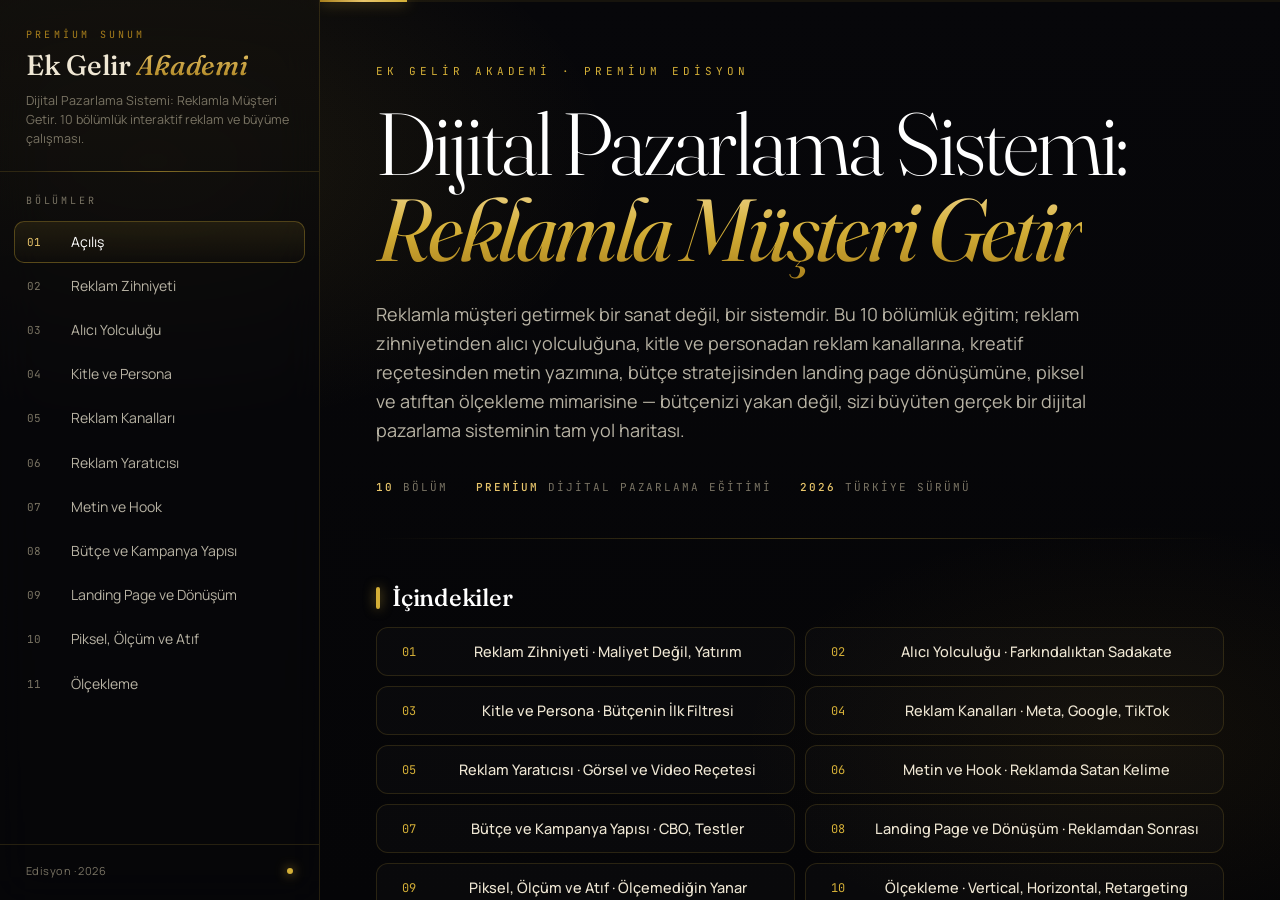
<file: index.html>
<!DOCTYPE html>
<html lang="tr">
<head>
<meta charset="UTF-8" />
<meta name="viewport" content="width=device-width, initial-scale=1.0" />
<title>Ek Gelir Akademi · Dijital Pazarlama Sistemi: Reklamla Müşteri Getir</title>
<meta name="description" content="Ek Gelir Akademi — Dijital Pazarlama Sistemi: Reklamla Müşteri Getir. 10 bölümlük premium interaktif reklam ve büyüme eğitimi." />
<link rel="preconnect" href="https://fonts.googleapis.com" />
<link rel="preconnect" href="https://fonts.gstatic.com" crossorigin />
<link href="https://fonts.googleapis.com/css2?family=Fraunces:opsz,wght@9..144,300;9..144,400;9..144,500;9..144,600&family=Manrope:wght@300;400;500;600;700&family=JetBrains+Mono:wght@400;500&display=swap" rel="stylesheet" />
<style>
:root {
  --ega-bg: #07070a;
  --ega-bg-2: #0b0b10;
  --ega-ink: #efe7d4;
  --ega-ink-soft: #b8b3a4;
  --ega-ink-muted: #7a7464;
  --ega-line: rgba(212, 175, 55, 0.16);
  --ega-line-strong: rgba(212, 175, 55, 0.32);
  --ega-gold: #d4af37;
  --ega-gold-soft: #e9c66b;
  --ega-gold-deep: #a87f1c;
}
* { box-sizing: border-box; margin: 0; padding: 0; }
html, body { height: 100%; background: var(--ega-bg); }
body {
  font-family: "Manrope", system-ui, sans-serif;
  color: var(--ega-ink);
  -webkit-font-smoothing: antialiased;
  overflow: hidden;
}
::selection { background: rgba(212,175,55,0.35); color: #fff; }
button { font-family: inherit; cursor: pointer; }

.ega-shell { position: relative; height: 100vh; width: 100vw; overflow: hidden; isolation: isolate; }
.ega-bg-grain {
  position: absolute; inset: 0; pointer-events: none; z-index: -2; opacity: .6;
  background-image:
    radial-gradient(rgba(212,175,55,0.04) 1px, transparent 1px),
    radial-gradient(rgba(255,255,255,0.02) 1px, transparent 1px);
  background-size: 4px 4px, 9px 9px;
  background-position: 0 0, 2px 2px;
}
.ega-bg-glow {
  position: absolute; inset: 0; pointer-events: none; z-index: -1;
  background:
    radial-gradient(60% 50% at 12% 18%, rgba(212,175,55,0.10), transparent 60%),
    radial-gradient(50% 40% at 88% 82%, rgba(168,127,28,0.08), transparent 60%),
    linear-gradient(180deg, #07070a 0%, #050507 100%);
}
.ega-layout { display: grid; grid-template-columns: 320px 1fr; height: 100vh; }
@media (max-width: 1024px) { .ega-layout { grid-template-columns: 1fr; } }

.ega-topbar {
  display: none; align-items: center; gap: 12px;
  padding: 14px 18px; border-bottom: 1px solid var(--ega-line);
  background: rgba(7,7,10,0.85); backdrop-filter: blur(14px);
  position: sticky; top: 0; z-index: 30;
}
@media (max-width: 1024px) { .ega-topbar { display: flex; } }
.ega-icon-btn {
  width: 38px; height: 38px;
  display: inline-flex; align-items: center; justify-content: center;
  border-radius: 10px; border: 1px solid var(--ega-line);
  background: rgba(255,255,255,0.02); color: var(--ega-ink);
  transition: all .2s ease;
}
.ega-icon-btn:hover { border-color: var(--ega-line-strong); color: var(--ega-gold-soft); }
.ega-brand-mini { display: flex; align-items: center; gap: 10px; }
.ega-brand-mark {
  font-family: "Fraunces", serif; font-weight: 600; letter-spacing: 0.18em; font-size: 14px;
  background: linear-gradient(180deg, var(--ega-gold-soft), var(--ega-gold-deep));
  -webkit-background-clip: text; background-clip: text; color: transparent;
}
.ega-brand-name { font-size: 13px; color: var(--ega-ink-soft); letter-spacing: .04em; }
.ega-progress-mini { flex:1; height:2px; background: rgba(212,175,55,0.10); border-radius:2px; overflow:hidden; }
.ega-progress-mini-fill { height:100%; background: linear-gradient(90deg, var(--ega-gold-deep), var(--ega-gold-soft)); transition: width .5s ease; }

.ega-sidebar {
  height: 100vh; border-right: 1px solid var(--ega-line);
  background: linear-gradient(180deg, rgba(212,175,55,0.04), transparent 30%), rgba(7,7,10,0.6);
  backdrop-filter: blur(20px);
  display: flex; flex-direction: column; position: relative; z-index: 20;
}
.ega-brand { padding: 28px 26px 22px; border-bottom: 1px solid var(--ega-line); position: relative; }
.ega-brand::after {
  content: ""; position: absolute; left: 26px; right: 26px; bottom: -1px; height: 1px;
  background: linear-gradient(90deg, transparent, var(--ega-gold), transparent); opacity: .5;
}
.ega-brand-eyebrow {
  font-family: "JetBrains Mono", monospace; font-size: 10px; letter-spacing: 0.32em;
  color: var(--ega-gold-deep); text-transform: uppercase;
}
.ega-brand-title {
  font-family: "Fraunces", serif; font-weight: 500; font-size: 28px; line-height: 1.05;
  margin-top: 10px; letter-spacing: -0.01em; color: var(--ega-ink);
}
.ega-brand-title em {
  font-style: italic;
  background: linear-gradient(180deg, var(--ega-gold-soft), var(--ega-gold-deep));
  -webkit-background-clip: text; background-clip: text; color: transparent;
}
.ega-brand-sub { margin-top: 12px; font-size: 12.5px; color: var(--ega-ink-muted); line-height: 1.5; }
.ega-nav { flex: 1; overflow-y: auto; padding: 16px 14px 24px; scrollbar-width: thin; scrollbar-color: rgba(212,175,55,0.25) transparent; }
.ega-nav::-webkit-scrollbar { width: 6px; }
.ega-nav::-webkit-scrollbar-thumb { background: rgba(212,175,55,0.2); border-radius: 3px; }
.ega-nav-label {
  font-family: "JetBrains Mono", monospace; font-size: 10px; letter-spacing: 0.28em;
  color: var(--ega-ink-muted); padding: 6px 12px 14px; text-transform: uppercase;
}
.ega-nav-item {
  width: 100%; display: grid; grid-template-columns: 32px 1fr; align-items: center; gap: 12px;
  padding: 11px 12px; border-radius: 10px; background: transparent; border: 1px solid transparent;
  color: var(--ega-ink-soft); text-align: left;
  transition: background .25s, color .25s, border-color .25s; margin-bottom: 2px;
}
.ega-nav-item:hover { background: rgba(212,175,55,0.05); color: var(--ega-ink); }
.ega-nav-item .num { font-family: "JetBrains Mono", monospace; font-size: 11px; color: var(--ega-ink-muted); }
.ega-nav-item .label { font-size: 14px; line-height: 1.3; }
.ega-nav-item.active {
  background: linear-gradient(180deg, rgba(212,175,55,0.10), rgba(212,175,55,0.02));
  border-color: var(--ega-line-strong); color: var(--ega-ink);
}
.ega-nav-item.active .num { color: var(--ega-gold-soft); }
.ega-nav-item.active .label { color: #fff; }
.ega-sidebar-foot {
  padding: 18px 26px 22px; border-top: 1px solid var(--ega-line);
  font-size: 11px; color: var(--ega-ink-muted); letter-spacing: 0.04em;
  display: flex; align-items: center; justify-content: space-between;
}
.ega-sidebar-foot .dot { width: 6px; height: 6px; border-radius: 999px; background: var(--ega-gold); box-shadow: 0 0 12px var(--ega-gold); }
@media (max-width: 1024px) {
  .ega-sidebar {
    position: fixed; inset: 0 30% 0 0; height: 100vh; z-index: 40;
    transform: translateX(-100%); transition: transform .3s ease;
  }
  .ega-sidebar.open { transform: translateX(0); }
}

.ega-main { position: relative; height: 100vh; display: flex; flex-direction: column; }
.ega-progress-bar { position: absolute; top: 0; left: 0; right: 0; height: 2px; background: rgba(212,175,55,0.08); z-index: 10; }
.ega-progress-fill {
  height: 100%; background: linear-gradient(90deg, var(--ega-gold-deep), var(--ega-gold-soft), var(--ega-gold));
  box-shadow: 0 0 14px var(--ega-gold); transition: width .5s cubic-bezier(.4,0,.2,1);
}
.ega-scroll { flex: 1; overflow-y: auto; scroll-behavior: smooth; scrollbar-width: thin; scrollbar-color: rgba(212,175,55,0.2) transparent; }
.ega-scroll::-webkit-scrollbar { width: 8px; }
.ega-scroll::-webkit-scrollbar-thumb { background: rgba(212,175,55,0.18); border-radius: 4px; }

.ega-section { max-width: 1080px; margin: 0 auto; padding: 72px 56px 40px; animation: section-in .55s cubic-bezier(.2,.7,.2,1) both; }
@media (max-width: 768px) { .ega-section { padding: 40px 22px 20px; } }
@keyframes section-in { from { opacity: 0; transform: translateY(14px); } to { opacity: 1; transform: translateY(0); } }
.ega-section-eyebrow {
  display: inline-flex; align-items: center; gap: 12px;
  font-family: "JetBrains Mono", monospace; font-size: 11px; letter-spacing: 0.3em; text-transform: uppercase;
  color: var(--ega-gold); margin-bottom: 18px;
}
.ega-section-eyebrow::before { content: ""; width: 36px; height: 1px; background: linear-gradient(90deg, transparent, var(--ega-gold)); }
.ega-section-title {
  font-family: "Fraunces", serif; font-weight: 400;
  font-size: clamp(34px, 4vw, 54px); line-height: 1.04; letter-spacing: -0.02em; color: #fff; margin-bottom: 18px;
}
.ega-section-title em {
  font-style: italic; font-weight: 500;
  background: linear-gradient(180deg, #f3dca0 0%, var(--ega-gold) 60%, var(--ega-gold-deep) 100%);
  -webkit-background-clip: text; background-clip: text; color: transparent;
}
.ega-section-lead { font-size: 17px; line-height: 1.65; color: var(--ega-ink-soft); max-width: 780px; margin-bottom: 38px; }
.ega-divider { height: 1px; background: linear-gradient(90deg, transparent, var(--ega-line-strong), transparent); margin: 44px 0; }

.ega-h3 {
  font-family: "Fraunces", serif; font-weight: 500; font-size: 24px; line-height: 1.25;
  letter-spacing: -0.01em; color: #fff; margin: 28px 0 14px;
  display: flex; align-items: center; gap: 12px;
}
.ega-h3-bar { width: 4px; height: 22px; background: var(--ega-gold); border-radius: 2px; box-shadow: 0 0 12px rgba(212,175,55,0.6); }
.ega-p { color: var(--ega-ink-soft); font-size: 15.5px; line-height: 1.7; margin: 0 0 14px; }
.ega-p strong { color: var(--ega-ink); font-weight: 600; }
.ega-p em { color: var(--ega-gold-soft); font-style: normal; }

.ega-callout {
  margin: 22px 0; padding: 22px 24px; border-radius: 14px;
  background: linear-gradient(180deg, rgba(212,175,55,0.08), rgba(212,175,55,0.02));
  border: 1px solid var(--ega-line-strong); position: relative; overflow: hidden;
}
.ega-callout::before {
  content: ""; position: absolute; left: 0; top: 0; bottom: 0; width: 3px;
  background: linear-gradient(180deg, var(--ega-gold-soft), var(--ega-gold-deep));
}
.ega-callout-title {
  font-family: "JetBrains Mono", monospace; font-size: 11px; letter-spacing: 0.24em;
  text-transform: uppercase; color: var(--ega-gold); margin-bottom: 10px;
}
.ega-callout-body { color: var(--ega-ink); font-size: 15px; line-height: 1.65; }

.ega-stats { display: grid; gap: 14px; grid-template-columns: repeat(auto-fit, minmax(180px, 1fr)); margin: 24px 0; }
.ega-stat {
  padding: 22px; border-radius: 14px;
  background: linear-gradient(180deg, rgba(255,255,255,0.02), rgba(255,255,255,0));
  border: 1px solid var(--ega-line);
  transition: transform .3s, border-color .3s, background .3s;
}
.ega-stat:hover {
  transform: translateY(-3px); border-color: var(--ega-line-strong);
  background: linear-gradient(180deg, rgba(212,175,55,0.06), rgba(212,175,55,0.01));
}
.ega-stat-value {
  font-family: "Fraunces", serif; font-weight: 500; font-size: 36px; line-height: 1;
  background: linear-gradient(180deg, #f3dca0 0%, var(--ega-gold) 80%);
  -webkit-background-clip: text; background-clip: text; color: transparent;
}
.ega-stat-label { margin-top: 10px; color: var(--ega-ink-soft); font-size: 13.5px; line-height: 1.4; }

.ega-cards { display: grid; gap: 16px; grid-template-columns: repeat(auto-fit, minmax(260px, 1fr)); margin: 22px 0; }
.ega-card {
  padding: 24px 22px; border-radius: 14px; border: 1px solid var(--ega-line);
  background: linear-gradient(180deg, rgba(255,255,255,0.025), rgba(255,255,255,0));
  transition: all .3s; position: relative; overflow: hidden;
}
.ega-card::before {
  content: ""; position: absolute; inset: 0;
  background: radial-gradient(120% 80% at 0% 0%, rgba(212,175,55,0.10), transparent 50%);
  opacity: 0; transition: opacity .35s; pointer-events: none;
}
.ega-card:hover { border-color: var(--ega-line-strong); transform: translateY(-3px); }
.ega-card:hover::before { opacity: 1; }
.ega-card-head { display: flex; align-items: center; gap: 12px; margin-bottom: 10px; }
.ega-card-num {
  width: 32px; height: 32px; border-radius: 8px;
  display: inline-flex; align-items: center; justify-content: center;
  border: 1px solid var(--ega-line-strong); color: var(--ega-gold);
  font-family: "JetBrains Mono", monospace; font-size: 12px;
}
.ega-card-title { font-family: "Fraunces", serif; font-weight: 500; font-size: 18px; color: #fff; }
.ega-card-body { color: var(--ega-ink-soft); font-size: 14px; line-height: 1.6; }

.ega-steps { margin: 24px 0; }
.ega-step {
  display: grid; grid-template-columns: 56px 1fr; gap: 18px;
  padding: 20px 0; border-bottom: 1px solid var(--ega-line);
}
.ega-step:last-child { border-bottom: 0; }
.ega-step-num {
  font-family: "Fraunces", serif; font-size: 36px; line-height: 1; font-weight: 500;
  background: linear-gradient(180deg, var(--ega-gold-soft), var(--ega-gold-deep));
  -webkit-background-clip: text; background-clip: text; color: transparent;
}
.ega-step-title { font-family: "Fraunces", serif; font-weight: 500; color: #fff; font-size: 18.5px; margin-bottom: 6px; }
.ega-step-body { color: var(--ega-ink-soft); font-size: 14.5px; line-height: 1.65; }

.ega-table { margin: 22px 0; border: 1px solid var(--ega-line); border-radius: 14px; overflow: hidden; }
.ega-table-row { display: grid; align-items: stretch; }
.ega-table-row > div {
  padding: 14px 18px; border-right: 1px solid var(--ega-line);
  font-size: 14px; color: var(--ega-ink-soft); line-height: 1.55;
}
.ega-table-row > div:last-child { border-right: 0; }
.ega-table-row + .ega-table-row { border-top: 1px solid var(--ega-line); }
.ega-table-head > div {
  background: linear-gradient(180deg, rgba(212,175,55,0.12), rgba(212,175,55,0.04));
  color: var(--ega-gold-soft);
  font-family: "JetBrains Mono", monospace; font-size: 11px; letter-spacing: 0.16em; text-transform: uppercase;
}

.ega-prosncons { display: grid; gap: 16px; grid-template-columns: 1fr 1fr; margin: 22px 0; }
@media (max-width: 768px) { .ega-prosncons { grid-template-columns: 1fr; } }
.ega-pc { border: 1px solid var(--ega-line); border-radius: 14px; padding: 20px 22px; background: rgba(255,255,255,0.015); }
.ega-pc-title {
  font-family: "JetBrains Mono", monospace; font-size: 11px; letter-spacing: 0.22em;
  text-transform: uppercase; color: var(--ega-gold); margin-bottom: 12px;
}
.ega-pc.con .ega-pc-title { color: #c9826a; }
.ega-pc ul { list-style: none; }
.ega-pc li {
  padding: 8px 0 8px 22px; position: relative;
  color: var(--ega-ink-soft); font-size: 14px; line-height: 1.55;
  border-bottom: 1px dashed rgba(212,175,55,0.08);
}
.ega-pc li:last-child { border-bottom: 0; }
.ega-pc li::before {
  content: ""; position: absolute; left: 4px; top: 16px;
  width: 8px; height: 8px; border-radius: 2px;
  background: var(--ega-gold); transform: rotate(45deg);
  box-shadow: 0 0 8px rgba(212,175,55,0.5);
}
.ega-pc.con li::before { background: #c9826a; box-shadow: 0 0 8px rgba(201,130,106,0.4); }

.ega-vaka {
  margin: 26px 0; padding: 26px 28px; border-radius: 16px;
  background: linear-gradient(180deg, rgba(212,175,55,0.04), transparent 80%), rgba(255,255,255,0.02);
  border: 1px solid var(--ega-line);
}
.ega-vaka-label {
  font-family: "JetBrains Mono", monospace; font-size: 10.5px; letter-spacing: 0.3em;
  text-transform: uppercase; color: var(--ega-gold); margin-bottom: 14px;
}
.ega-vaka-title { font-family: "Fraunces", serif; font-weight: 500; font-size: 22px; color: #fff; margin-bottom: 14px; }
.ega-vaka-grid { display: grid; gap: 18px; grid-template-columns: repeat(3, 1fr); }
@media (max-width: 768px) { .ega-vaka-grid { grid-template-columns: 1fr; } }
.ega-vaka-col h5 {
  font-family: "JetBrains Mono", monospace; font-size: 10.5px; letter-spacing: 0.22em;
  text-transform: uppercase; color: var(--ega-gold-deep); margin-bottom: 8px;
}
.ega-vaka-col p { color: var(--ega-ink-soft); font-size: 14px; line-height: 1.6; }

.ega-takeaways {
  border: 1px solid var(--ega-line-strong); border-radius: 16px; padding: 26px 28px;
  background: linear-gradient(180deg, rgba(212,175,55,0.06), rgba(212,175,55,0.01));
  margin: 26px 0;
}
.ega-takeaways h4 {
  font-family: "Fraunces", serif; font-weight: 500; font-size: 22px; color: #fff; margin-bottom: 14px;
  display: flex; align-items: center; gap: 12px;
}
.ega-takeaways h4 .ega-h3-bar { width: 6px; height: 24px; }
.ega-takeaways ol { list-style: none; counter-reset: tk; }
.ega-takeaways li {
  counter-increment: tk; padding: 12px 0 12px 44px; position: relative;
  color: var(--ega-ink); font-size: 14.5px; line-height: 1.65;
  border-bottom: 1px dashed rgba(212,175,55,0.10);
}
.ega-takeaways li:last-child { border-bottom: 0; }
.ega-takeaways li::before {
  content: counter(tk, decimal-leading-zero);
  position: absolute; left: 0; top: 11px;
  font-family: "JetBrains Mono", monospace; font-size: 12px;
  color: var(--ega-gold); letter-spacing: 0.04em;
}

.ega-hero { padding: 64px 56px 60px; max-width: 1080px; margin: 0 auto; }
@media (max-width: 768px) { .ega-hero { padding: 40px 22px 30px; } }
.ega-hero-mark {
  font-family: "JetBrains Mono", monospace; letter-spacing: 0.36em; color: var(--ega-gold);
  font-size: 11px; text-transform: uppercase; margin-bottom: 22px;
}
.ega-hero-title {
  font-family: "Fraunces", serif; font-weight: 300;
  font-size: clamp(48px, 7vw, 88px); line-height: 0.98; letter-spacing: -0.035em; color: #fff;
}
.ega-hero-title em {
  font-style: italic; font-weight: 400;
  background: linear-gradient(180deg, #f3dca0 0%, var(--ega-gold) 50%, var(--ega-gold-deep) 100%);
  -webkit-background-clip: text; background-clip: text; color: transparent;
}
.ega-hero-sub { font-size: 18px; line-height: 1.6; color: var(--ega-ink-soft); max-width: 720px; margin-top: 28px; }
.ega-hero-meta {
  margin-top: 36px; display: flex; flex-wrap: wrap; gap: 28px;
  font-family: "JetBrains Mono", monospace; font-size: 11px; letter-spacing: 0.18em;
  text-transform: uppercase; color: var(--ega-ink-muted);
}
.ega-hero-meta span strong { color: var(--ega-gold-soft); font-weight: 500; }
.ega-hero-rule { height: 1px; background: linear-gradient(90deg, transparent, var(--ega-line-strong), transparent); margin: 44px 0; }
.ega-toc { display: grid; gap: 10px; grid-template-columns: repeat(auto-fit, minmax(280px, 1fr)); margin-top: 12px; }
.ega-toc-item {
  display: grid; grid-template-columns: 32px 1fr; gap: 12px; align-items: center;
  padding: 14px 16px; border-radius: 12px; border: 1px solid var(--ega-line);
  background: rgba(255,255,255,0.02); transition: all .25s;
}
.ega-toc-item:hover {
  border-color: var(--ega-line-strong);
  background: linear-gradient(180deg, rgba(212,175,55,0.06), rgba(212,175,55,0));
  transform: translateY(-2px);
}
.ega-toc-num { color: var(--ega-gold); font-family: "JetBrains Mono", monospace; font-size: 12px; }
.ega-toc-label { color: var(--ega-ink); font-size: 14.5px; font-weight: 500; }

.ega-pager {
  max-width: 1080px; margin: 30px auto 0; padding: 0 56px;
  display: grid; grid-template-columns: 1fr auto 1fr; align-items: center; gap: 14px;
}
@media (max-width: 768px) { .ega-pager { padding: 0 22px; } }
.ega-pager-btn {
  display: inline-flex; align-items: center; gap: 10px;
  padding: 14px 18px; border-radius: 12px; border: 1px solid var(--ega-line);
  background: rgba(255,255,255,0.02); color: var(--ega-ink-soft);
  font-size: 13.5px; transition: all .25s;
}
.ega-pager-btn:hover:not(:disabled) {
  border-color: var(--ega-line-strong);
  background: linear-gradient(180deg, rgba(212,175,55,0.06), rgba(212,175,55,0));
  color: #fff;
}
.ega-pager-btn:disabled { opacity: .35; cursor: not-allowed; }
.ega-pager-next { justify-self: end; }
.ega-pager-count { font-family: "JetBrains Mono", monospace; color: var(--ega-gold-soft); font-size: 12px; letter-spacing: 0.16em; }

.ega-footer {
  max-width: 1080px; margin: 60px auto 40px; padding: 0 56px;
  text-align: center; color: var(--ega-ink-muted); font-size: 12px; letter-spacing: 0.08em;
}
.ega-foot-rule { height: 1px; background: linear-gradient(90deg, transparent, var(--ega-line-strong), transparent); margin-bottom: 22px; }
.ega-foot-mark {
  background: linear-gradient(180deg, var(--ega-gold-soft), var(--ega-gold-deep));
  -webkit-background-clip: text; background-clip: text; color: transparent; font-weight: 600;
}
.ega-foot-sep { margin: 0 10px; opacity: .6; }
.ega-foot-sub { margin-top: 8px; opacity: 0.7; }
</style>
</head>
<body>
<div class="ega-shell">
  <div class="ega-bg-grain"></div>
  <div class="ega-bg-glow"></div>

  <header class="ega-topbar">
    <button class="ega-icon-btn" id="menuToggle" aria-label="Menü">☰</button>
    <div class="ega-brand-mini">
      <span class="ega-brand-mark">EGA</span>
      <span class="ega-brand-name">Ek Gelir Akademi</span>
    </div>
    <div class="ega-progress-mini"><div class="ega-progress-mini-fill" id="progressMini"></div></div>
  </header>

  <div class="ega-layout">
    <aside class="ega-sidebar" id="sidebar">
      <div class="ega-brand">
        <div class="ega-brand-eyebrow">Premium Sunum</div>
        <h1 class="ega-brand-title">Ek Gelir <em>Akademi</em></h1>
        <p class="ega-brand-sub">Dijital Pazarlama Sistemi: Reklamla Müşteri Getir. 10 bölümlük interaktif reklam ve büyüme çalışması.</p>
      </div>
      <nav class="ega-nav" id="nav" aria-label="Bölümler">
        <div class="ega-nav-label">Bölümler</div>
      </nav>
      <div class="ega-sidebar-foot"><span>Edisyon · 2026</span><span class="dot"></span></div>
    </aside>

    <main class="ega-main">
      <div class="ega-progress-bar"><div class="ega-progress-fill" id="progressFill"></div></div>
      <div class="ega-scroll" id="scroll">
        <div id="sectionContainer"></div>
        <nav class="ega-pager">
          <button class="ega-pager-btn" id="prevBtn">‹ <span id="prevLabel">Başlangıç</span></button>
          <div class="ega-pager-count" id="pagerCount">01 / 11</div>
          <button class="ega-pager-btn ega-pager-next" id="nextBtn"><span id="nextLabel">Sonraki</span> ›</button>
        </nav>
        <footer class="ega-footer">
          <div class="ega-foot-rule"></div>
          <p>
            <span class="ega-foot-mark">Ek Gelir Akademi</span>
            <span class="ega-foot-sep">·</span>
            Dijital Pazarlama Sistemi: Reklamla Müşteri Getir · Premium Sunum Serisi
          </p>
          <p class="ega-foot-sub">Bu sunum eğitim ve bilgilendirme amaçlıdır.</p>
        </footer>
      </div>
    </main>
  </div>
</div>

<script>
/* ============ İçerik ============ */
const SECTIONS = [
  {
    id: "intro", shortTitle: "Açılış", hero: true,
    toc: [
      "Reklam Zihniyeti · Maliyet Değil, Yatırım",
      "Alıcı Yolculuğu · Farkındalıktan Sadakate",
      "Kitle ve Persona · Bütçenin İlk Filtresi",
      "Reklam Kanalları · Meta, Google, TikTok",
      "Reklam Yaratıcısı · Görsel ve Video Reçetesi",
      "Metin ve Hook · Reklamda Satan Kelime",
      "Bütçe ve Kampanya Yapısı · CBO, Testler",
      "Landing Page ve Dönüşüm · Reklamdan Sonrası",
      "Piksel, Ölçüm ve Atıf · Ölçemediğin Yanar",
      "Ölçekleme · Vertical, Horizontal, Retargeting"
    ]
  },

  /* 1 */
  { id:"zihniyet", shortTitle:"Reklam Zihniyeti",
    title:"Reklam <em>Zihniyeti</em> · Maliyet Değil, Yatırım",
    lead:"Reklamla müşteri getirmek bir sanat değil, bir sistemdir. Yanlış zihniyetle 100 bin TL 3 haftada yanabilir; doğru sistemle aynı bütçe 30 bin TL kâra dönüşür. Bu bölüm, tüm reklam düşüncesinin temeli olan denklemi kurar.",
    blocks:[
      { type:"h", text:"Reklam = Yatırım, Kumar Değil" },
      { type:"p", text:"Reklama harcanan her lira <strong>ölçülebilir bir iş biriminin</strong> parçasıdır. Hisse senedi gibi düşünün: 1 TL yatırırsınız, 3 TL geri alırsınız → yatırım. 1 TL yatırırsınız, 0,50 TL geri alırsınız → kayıp. Şansa bırakılamaz. Ölçüm + optimizasyon olmadan yapılan reklam, para değil şans dağıtır." },
      { type:"callout", title:"Temel Denklem", text:"<strong>ROAS = Reklamdan Gelen Gelir ÷ Reklama Harcanan.</strong> Bir kampanyanın sağlığı ROAS ile ölçülür. Sürdürülebilir eşik dijital ürün için 3×, hizmet için 4×, e-ticaret için 2,5-3× civarındadır. ROAS < 2 uzun süre giden kampanya bütçe yakımıdır." },
      { type:"h", text:"3 Reklam Yatırımcısı Profili" },
      { type:"cards", items:[
        { title:"Şansçı", body:"Sezgiye göre reklam açar, ölçmez, sürekli değiştirir. Bütçenin çoğu yanar." },
        { title:"Bilimci", body:"Hipotez kurar, test eder, ölçer, kazananı ölçekler. Sürdürülebilir büyüme." },
        { title:"Otomat", body:"AI ve sistemler kurar, insan müdahalesi minimum, ölçek büyük. En gelişmiş faz." }
      ]},
      { type:"h", text:"Reklamın Sürdürülebilirlik Denklemi" },
      { type:"steps", items:[
        { title:"LTV Hesapla", body:"Bir müşterinin ömür boyu değeri kaç TL?" },
        { title:"Karlılık Payı Belirle", body:"LTV'nin ne kadarı reklam yatırılabilir? (genelde %25-40)" },
        { title:"Hedef CAC Bul", body:"Yeni müşteri kazanma maliyeti bu üst sınırın altında kalmalı." },
        { title:"Ölçüm Kur", body:"Piksel, dönüşüm etkinlikleri, atıf modeli olmadan optimize edilemez." },
        { title:"Sürekli Test", body:"Reklam bir kez kurulup unutulmaz; haftalık test döngüsüyle yaşar." }
      ]},
      { type:"h", text:"Reklamın 3 Fonksiyonu · Ne Bekleyeceksin?" },
      { type:"table",
        headers:["Fonksiyon","Amaç","Beklenti"],
        rows:[
          ["Farkındalık (TOFU)","Yeni kitleye ulaşmak","Ucuz CPM, düşük dönüşüm"],
          ["Değerlendirme (MOFU)","Sıcak aday oluşturmak","Lead toplama, e-mail büyütme"],
          ["Dönüşüm (BOFU)","Satın alma tetiklemek","Doğrudan gelir, yüksek ROAS"]
        ]
      },
      { type:"p", text:"En yaygın hata: sadece BOFU (dönüşüm) reklamı çalıştırmak. Kısa vadede satar, uzun vadede kitle kurumaya başlar çünkü <em>huninin üst kısmı beslenmez</em>. Sağlıklı reklam mix'i 3 katmana da yatırım yapar." },
      { type:"h", text:"Bütçe Kararı · Aylık Ne Kadar?" },
      { type:"stats", items:[
        { value:"3-5×", label:"CAC → LTV oranı; sürdürülebilir reklam için minimum" },
        { value:"%15-25", label:"Cironun reklam bütçesi olarak ayrılan tipik oranı" },
        { value:"14-21 gün", label:"Bir kampanyanın karar verilebilir sinyal biriktirme süresi" },
        { value:"%3-5", label:"Yeni kampanyaların ilk hafta ölçek büyüme oranı" }
      ]},
      { type:"callout", title:"3 Öğrenme Fazı", text:"Meta Ads'te bir kampanya <strong>öğrenme fazına</strong> girer (ortalama 7-14 gün) — algoritma en iyi kitleyi bulmaya çalışır. Bu fazda yapılan aşırı müdahale (bütçe değişimi, kreatif değişimi) öğrenmeyi sıfırlar. <em>Sabır, algoritmanın en iyi dostudur</em>." },
      { type:"h", text:"Reklamda Yapılan 6 Pahalı Hata" },
      { type:"prosncons",
        pros:["Ölçüm ve piksel önce, reklam sonra kurulur","Kampanyaya en az 7-14 gün öğrenme süresi verilir","LTV/CAC analizi yapılır, sonra bütçe artırılır","Hedef kitle net; avatar yazılı doküman haline getirilir","Her kampanya en az 3 farklı kreatif testiyle başlar","Retargeting hunisi her zaman açık"],
        cons:["Ölçüm kurmadan reklam açmak","Her gün müdahale ederek öğrenmeyi sıfırlamak","Tek kreatifle kampanya çalıştırmak","Bütçeyi bir günde 3 katına çıkarmak","Hedef kitleyi 'herkes'e ayarlamak","Retargeting olmadan yalnız soğuk trafik reklamı"]
      },
      { type:"vaka",
        title:"E-Ticaret Butiği · Şansçıdan Bilimciye Geçiş",
        baglam:"Küçük giyim markası aylık 25.000 TL reklam bütçesi, ROAS 1,4. Kurucu her gün kampanyaya bakıyor, bütçe artırıyor/azaltıyor, kreatif değiştiriyor. Bütçe artıyor, satış artmıyor.",
        analiz:"Yaklaşım değişti: piksel doğrulandı, LTV/CAC analizi yapıldı (LTV 640 TL, hedef CAC 210 TL). Öğrenme fazı boyunca müdahale durduruldu. 4 kreatif A/B testi kuruldu. TOFU/MOFU/BOFU üç katmanlı yapı oluşturuldu.",
        sonuc:"8 hafta sonra: ROAS 1,4 → 3,1, aylık gelir 35 bin → 78 bin TL. Aynı bütçe, aynı ürün — sadece <em>sistematik yaklaşım</em>. Kurucunun reklama harcadığı vakit haftada 8 saatten 2 saate düştü."
      },
      { type:"takeaways", items:[
        "Reklam bir maliyet değil, ölçülebilir bir yatırım biçimidir.",
        "ROAS temel denklemdir; sektöre göre 2,5× - 4× sürdürülebilir eşiktir.",
        "3 katman (TOFU / MOFU / BOFU) birlikte beslendiğinde kalıcı büyüme oluşur.",
        "Öğrenme fazına müdahale, kampanyayı sıfırlamak demektir.",
        "LTV/CAC analizi olmadan bütçe artışı ölçek değil, kayıp katlar."
      ]}
    ]
  },

  /* 2 */
  { id:"yolculuk", shortTitle:"Alıcı Yolculuğu",
    title:"Alıcı <em>Yolculuğu</em> · Farkındalıktan Sadakate",
    lead:"Bir yabancı ilk gördüğü an satın almaz. Ortalama bir alıcı satın alma kararı vermeden önce 7-11 marka temasından geçer. Reklamların görevi bu temasları planlı ve ölçülü şekilde üretmektir.",
    blocks:[
      { type:"h", text:"Alıcı Yolculuğu · 5 Aşama" },
      { type:"cards", items:[
        { title:"Farkındalık", body:"Yabancı seni ilk kez görür. 'Böyle bir marka varmış' anı." },
        { title:"İlgi", body:"İçeriğini takip eder, karşılaşmalar tekrarlanır." },
        { title:"Değerlendirme", body:"Fiyat, alternatifler, yorumları karşılaştırır." },
        { title:"Karar", body:"Satın alma butonu, ödeme, ilk sipariş." },
        { title:"Sadakat", body:"Tekrar satın alma, referans verme, LTV artışı." }
      ]},
      { type:"callout", title:"Reklam Bu Yolculuğun Motorudur", text:"Yolculuk kendi kendine ilerlemez. Doğru zamanda doğru reklam gösterilmeyen aday, <strong>yolun ortasında kaybolur</strong>. Her aşamanın kendi reklam türü ve mesajı vardır — evrensel bir reklam yoktur." },
      { type:"h", text:"Aşama Bazlı Reklam Türleri" },
      { type:"table",
        headers:["Aşama","Reklam Türü","Mesaj","Metrik"],
        rows:[
          ["Farkındalık","Video görüntüleme, erişim","Marka hikayesi, sorun tespiti","CPM, ThruPlay"],
          ["İlgi","Etkileşim, sayfa trafiği","Değer içeriği, blog, quiz","CTR, sayfa süresi"],
          ["Değerlendirme","Lead, mesaj","Ücretsiz rehber, denetim, demo","CPL"],
          ["Karar","Dönüşüm, satın alma","Aciliyet, kampanya, garanti","CPA, ROAS"],
          ["Sadakat","Retargeting müşteriye","Yeni ürün, upsell, referans","LTV, tekrar satış"]
        ]
      },
      { type:"h", text:"Mikro-Anlar (Micro-Moments)" },
      { type:"p", text:"Google'ın 'micro-moments' modeline göre alıcı 4 farklı mikro-anda karar verir: <strong>Bilmek istiyorum, gitmek istiyorum, yapmak istiyorum, satın almak istiyorum</strong>. Reklam bu mikro-anları yakalayan formatlarla eşleşmeli. Örneğin: 'Bilmek istiyorum' için blog reklamı; 'satın almak istiyorum' için katalog reklamı." },
      { type:"h", text:"7-11 Temas Kuralı · Neden Retargeting?" },
      { type:"p", text:"Aday ilk temasta genellikle almaz. Google araştırması: bir tüketici satın alma kararı vermeden ortalama <strong>7 ile 11 marka teması</strong> yaşar. Bu yüzden retargeting (yeniden hedefleme) reklamın en kârlı halidir — kitle zaten seni tanıyor, itiraz azalıyor, dönüşüm 3-5 katına çıkıyor." },
      { type:"cards", items:[
        { title:"Site Ziyaretçileri", body:"Landing gelmiş, satın almamış. En sıcak retargeting kitlesi." },
        { title:"Video İzleyenler", body:"%75+ videoyu izleyen kitle → yüksek niyet sinyali." },
        { title:"Sosyal Etkileşimliler", body:"Post beğenen, kaydeden, paylaşanlar." },
        { title:"Sepet Terk Edenler", body:"Ödemenin dibine gelmiş, tamamlamamış. Altın kitle." },
        { title:"Eski Müşteriler", body:"90+ gündür sipariş vermeyen. Yeni ürünle geri çağrı." }
      ]},
      { type:"h", text:"AIDA + AARRR · İki Farklı Model" },
      { type:"table",
        headers:["Model","Aşamalar","Kimin için"],
        rows:[
          ["AIDA","Attention → Interest → Desire → Action","Klasik satış hunisi, e-ticaret"],
          ["AARRR","Acquisition → Activation → Retention → Referral → Revenue","SaaS, uygulama, dijital ürün"]
        ]
      },
      { type:"callout", title:"Doğru Hunide Doğru Reklam", text:"Küçük işletmelerin çoğu tek bir dönüşüm reklamı çalıştırır ve şaşırır ki 'reklam işlemiyor'. Gerçek: <strong>farkındalık ve değerlendirme aşamalarını beslemeyen huni</strong>, karar aşamasına kimseyi göndermez. Reklam bir katman değil, bir sistemdir." },
      { type:"h", text:"Alıcı Yolculuğu Haritası · Doldurulacak Şablon" },
      { type:"steps", items:[
        { title:"Aşama 1 · Farkındalık", body:"Nerede? (Sosyal, arama, YouTube) Hangi reklam? (Video, image) Bütçe payı?" },
        { title:"Aşama 2 · İlgi", body:"Değer içeriği (blog, video). Beslenen kitle: ana kanaldan gelen ziyaretçiler." },
        { title:"Aşama 3 · Değerlendirme", body:"Lead magnet + karşılaştırma sayfası. E-mail listesine düşürme." },
        { title:"Aşama 4 · Karar", body:"Retargeting + aciliyet + garanti. En yüksek ROAS burada." },
        { title:"Aşama 5 · Sadakat", body:"Yeni ürün, upsell, referans kampanyası. LTV bileşenleri." }
      ]},
      { type:"vaka",
        title:"Kişisel Bakım Markası · Huni Tabakalı Reklamla 2,7× Büyüme",
        baglam:"Marka aylık 40 bin TL bütçeyi %90 dönüşüm reklamlarına harcıyordu. İlk ay iyi çalıştı, sonraki aylarda satış plato yaptı, CAC yükseldi.",
        analiz:"3 katmanlı yapıya geçildi: %35 TOFU video (marka hikayesi), %25 MOFU lead (cilt tanı testi), %40 BOFU retargeting + dönüşüm. E-mail listesi bütün huniden beslendi.",
        sonuc:"12 hafta sonra: CAC 210 TL → 145 TL, aylık satış 2,7× büyüdü. Uzun vadeli marka bilinirliği ilk defa organik olarak artmaya başladı. Reklam çıksa da e-mail listesinden gelen satışlar toplam gelirin %30'una çıktı."
      },
      { type:"takeaways", items:[
        "Alıcı ilk temasta satın almaz; 7-11 marka teması ortalamadır.",
        "Yolculuk 5 aşamada işler: farkındalık, ilgi, değerlendirme, karar, sadakat.",
        "Her aşamanın kendine ait reklam türü, mesajı ve metriği vardır.",
        "Yalnız dönüşüm reklamı kısa vadeli, üst huni beslenmeden büyüme sürmez.",
        "Retargeting reklamda en yüksek ROAS'lı katmandır — asla kapatma."
      ]}
    ]
  },

  /* 3 */
  { id:"kitle", shortTitle:"Kitle ve Persona",
    title:"Kitle ve <em>Persona</em> · Bütçenin İlk Filtresi",
    lead:"Reklamlarda yakılan bütçenin çoğu 'yanlış kişiye gösterildiği' için yanar. Doğru kişiye zayıf mesaj bile satar; yanlış kişiye harika mesaj bile satmaz. Bu bölüm reklam bütçesinin ilk filtresi olan kitle stratejisini kurar.",
    blocks:[
      { type:"h", text:"Kitle Neden Her Şeydir?" },
      { type:"p", text:"Reklam platformlarının algoritması <strong>hedef kitlenize benzeyen</strong> kişilere sizinkine benzer içerikler gösterir. Hedef 'kadın, 20-55, Türkiye' ise algoritma neye göre eşleştirsin? Böyle bir tanım yok gibidir. Doğru kitle darlaştıkça algoritma keskinleşir, CPA düşer, ROAS yükselir." },
      { type:"callout", title:"Kural · Kitle Persona Olarak Yazılır", text:"'Kadın 25-45' bir kitle değildir; 'İki çocuklu 32 yaş anne, ofisten uzaktan çalışıyor, cilt problemi doğum sonrası başladı, Instagram'da minimal hayat hesaplarını takip ediyor' — <strong>bu bir personadır</strong>. Persona olmadan reklam para dağıtır." },
      { type:"h", text:"Persona Şablonu · 8 Boyut" },
      { type:"cards", items:[
        { title:"Demografi", body:"Yaş, cinsiyet, coğrafya, meslek, gelir." },
        { title:"Psikografi", body:"Değerler, korkular, umutlar, günlük ritim." },
        { title:"Sorun (Pain)", body:"Uykusunu kaçıran, günlük dert olan spesifik problem." },
        { title:"Arzu (Desire)", body:"Bu sorun çözülürse hayatının nasıl değişeceği." },
        { title:"İtirazlar", body:"'Bende işlemez', 'pahalı', 'zamanım yok' cümleleri." },
        { title:"Alışveriş Davranışı", body:"Ne kadar sıklıkla, ne kadar bütçeyle, hangi kanaldan alır?" },
        { title:"Dijital Alışkanlıklar", body:"Hangi platform, hangi zaman, hangi format?" },
        { title:"Etkilendiği Otoriteler", body:"Hangi markalar, hangi kişiler, hangi hesaplar?" }
      ]},
      { type:"h", text:"3 Kitle Türü · Meta / Google Uyumu" },
      { type:"table",
        headers:["Kitle Türü","Kaynak","Kullanım Yeri"],
        rows:[
          ["Soğuk (Cold)","İlgi alanı, davranış, demografi","Farkındalık, ilk temas"],
          ["Sıcak (Warm)","Site ziyaretçisi, etkileşim","Değerlendirme, retargeting"],
          ["Müşteri (Customer)","Satın almış müşteri listesi","Sadakat, tekrar satın alma"],
          ["Benzer (Lookalike)","Müşteriye benzeyen kitle","Yeni müşteri, ölçekleme"],
          ["Advantage+ / Broad","Algoritma optimize, geniş","Ölçek fazı, güçlü kreatifle"]
        ]
      },
      { type:"h", text:"Lookalike (Benzer) Kitle · Ölçeğin Anahtarı" },
      { type:"p", text:"Meta ve Google, mevcut müşterilerinize benzeyen kişileri bulur. <strong>%1 lookalike</strong>, en iyi müşterilerinize en benzeyen dar segmenttir — yüksek dönüşüm, düşük ölçek. %5-10 daha geniş ama daha az doğru. Sürüş kuralı: en iyi 100-500 alıcının listesini yükle, %1-3 lookalike kur, ölçek artınca %5-10 aç." },
      { type:"callout", title:"Kişisel Veri · Doğru Kaynak", text:"Lookalike için 'sadece e-mail kaydeden' değil, <strong>en yüksek LTV'li müşteriler</strong> tercih edilmelidir. 1.000 sıradan müşteri yerine <em>200 en iyi müşterinin</em> lookalike'ı çoğu zaman daha iyi kitle üretir. Kalite > adet." },
      { type:"h", text:"İlgi Alanı (Interest) Kitleleri" },
      { type:"p", text:"Meta'nın 'ilgi alanı' hedeflemesi (yoga takipçileri, girişimcilik ilgililileri vb.) artık algoritmik önerilere göre çok daha zayıf sinyal veriyor. 2024 sonrasında Meta 'Advantage+' ve <em>geniş kitle + güçlü kreatif</em> stratejisini teşvik ediyor. Bu, algoritmanın gizli kitle segmentlerini bulmasına izin vermek demek." },
      { type:"cards", items:[
        { title:"Advantage+ Audience", body:"Meta önerdiği kitle + kısıtlar. Kreatif iyi ise ölçek büyük." },
        { title:"İlgi Alanı Stackleme", body:"3-5 ilgili ilgi alanını üst üste; hâlâ küçük hesaplar için işe yarar." },
        { title:"Coğrafi Daraltma", body:"Belirli şehir, mesafe, posta kodu — yerel hizmet için altın." },
        { title:"Davranış Bazlı", body:"'Sık seyahat edenler', 'yeni ev alanlar' — durum bazlı hedefleme." },
        { title:"Custom Audience", body:"Müşteri listesi, site ziyaretçisi, video izleyeni." },
        { title:"Google · Alım Niyeti", body:"'Şu ürünü satın al' araması — en yüksek niyetli kitle." }
      ]},
      { type:"h", text:"Persona Yazma Egzersizi · 10 Sorulu Anket" },
      { type:"steps", items:[
        { title:"Kaç yaşında, nerede yaşıyor?", body:"Somut sınırlar koy, 'herkes' cevabı yasak." },
        { title:"Günlük hangi 3 sorunu yaşıyor?", body:"Sıradan bir gününde ne canını sıkıyor?" },
        { title:"En büyük hayali ne?", body:"5 yıl sonra kendini nerede görüyor?" },
        { title:"Bu ürüne 'hayır' derse sebebi ne olur?", body:"En kuvvetli 3 itiraz." },
        { title:"Hangi 3 hesap/markayı takip ediyor?", body:"Rekabet ve etki analizi." },
        { title:"Alışverişte en çok neyi umursar?", body:"Fiyat, kalite, hız, güven — sırala." },
        { title:"Ne kadar bütçeyi rahat harcar?", body:"Fiyat aralığı psikolojisi." },
        { title:"Alışverişten önce nereye bakar?", body:"Yorum, blog, YouTube, DM — kanal ipucu." },
        { title:"Onu 'bizim müşterimiz' yapan tek an ne?", body:"Doğuş anı; ürünü seçtiği kritik moment." },
        { title:"Bize 'evet' diyecek 3 cümlesi ne olabilir?", body:"Reklamda kullanılacak alıntı cümleleri." }
      ]},
      { type:"vaka",
        title:"B2B Yazılım Şirketi · 'Herkes'ten '250 Kişilik Kitle'ye",
        baglam:"Şirket muhasebeci hedefleyen yazılım satıyor. Reklam kitlesi 'meslek: muhasebeci' + 30-55 + Türkiye. Bütçe 60 bin TL/ay, ROAS 1,2, CPA 4.800 TL.",
        analiz:"Persona daraltıldı: 'Serbest muhasebeci, İstanbul + Ankara + İzmir, 3+ yıl deneyim, 20+ müşteri portföyü'. Custom Audience LinkedIn + müşteri e-mail listesi ile beslendi. %1 lookalike + üst kısıt olarak Advantage+.",
        sonuc:"6 hafta: kitle 250 bin kişiye daraldı, CPA 4.800 → 1.950 TL, ROAS 1,2 → 3,4. Aynı bütçe, aynı ürün — <em>doğru kişilere ulaştığında</em> reklam bambaşka çalıştı."
      },
      { type:"takeaways", items:[
        "Reklamda yakılan bütçenin çoğu 'yanlış kitle' yüzünden yanar.",
        "Persona demografi değildir; sorun-arzu-itiraz üçlüsüyle tanımlanır.",
        "Lookalike için en iyi kaynak yüksek LTV'li müşteri listesidir.",
        "Advantage+ ile broad kitle, güçlü kreatif varsa dar hedefi geçebilir.",
        "İyi bir persona reklam metninin, kreatifin ve landing sayfasının pusulasıdır."
      ]}
    ]
  },

  /* 4 */
  { id:"kanallar", shortTitle:"Reklam Kanalları",
    title:"Reklam <em>Kanalları</em> · Meta, Google, TikTok",
    lead:"Her kanalın kendi ekonomisi, kendi kitlesi, kendi format kuralları vardır. 'Herkes bir yerde' yaklaşımı bütçeyi böler ve tümünde vasat sonuç üretir. Doğru başlangıç: 1-2 kanala odaklan, hâkim ol, sonra çeşitlendir.",
    blocks:[
      { type:"h", text:"5 Ana Reklam Kanalı · Türkiye 2026" },
      { type:"cards", items:[
        { title:"Meta Ads (Instagram + Facebook)", body:"Türkiye'de en yaygın; görsel + video + katalog; her sektör için başlangıç kanalı." },
        { title:"Google Ads", body:"Arama ağı + display + shopping + YouTube. Alım niyeti yüksek." },
        { title:"TikTok Ads", body:"Genç kitle + viral potansiyel + düşük CPM. UGC odaklı." },
        { title:"YouTube Ads", body:"Video ile derin bağ; uzun-satın alma-döngüsü olan ürünler için altın." },
        { title:"LinkedIn Ads", body:"B2B, yüksek CPC ama karar verici kitle. Pahalı ama kaliteli." }
      ]},
      { type:"callout", title:"Kanal Odağı Kuralı", text:"Her kanal 3 farklı sanat: reklam mimarisi, kreatif tipi, kitle davranışı. <strong>Bir kanalda ustalaşmadan diğerine geçmek</strong>, her ikisinde vasat kalmak demektir. İdeal başlangıç: bir platformda 30-90 gün, minimum 25-50 bin TL harcama; sonra ikincisine geçiş." },
      { type:"h", text:"Meta Ads · Kampanya Yapısı" },
      { type:"steps", items:[
        { title:"Kampanya Seviyesi", body:"Amaç seçimi: farkındalık, trafik, etkileşim, lead, satış, mesaj." },
        { title:"Ad Set Seviyesi", body:"Kitle, bütçe, yerleşim (Feed, Story, Reels, Marketplace), zaman." },
        { title:"Ad Seviyesi", body:"Yaratıcı (görsel/video), metin, başlık, açıklama, CTA butonu." }
      ]},
      { type:"h", text:"Meta Ads Kampanya Amaçları · Ne Zaman Hangisi?" },
      { type:"table",
        headers:["Amaç","Ne Optimize Eder","Ne Zaman Kullan"],
        rows:[
          ["Farkındalık","CPM (bin gösterim)","Yeni marka, kitle büyütme"],
          ["Trafik","Link tıklama","Erken faz, blog trafiği"],
          ["Etkileşim","Beğeni, yorum","Sosyal kanıt biriktirme"],
          ["Video Görüntüleme","İzleme süresi","Video reklam testi"],
          ["Lead","Anlık form kayıt","B2B, danışmanlık"],
          ["Mesaj","DM konuşma","Kişisel marka, hizmet"],
          ["Satış (Conversions)","Piksel dönüşümü","Ana ölçek reklamı"],
          ["Katalog Satış","Ürün retargeting","E-ticaret zorunlu"]
        ]
      },
      { type:"h", text:"Google Ads · Alım Niyeti Kanalı" },
      { type:"p", text:"Google Ads, Meta'nın 'yakala + ikna et' modelinden farklıdır: kullanıcı zaten <strong>bir şey arıyor</strong>, siz görünüyorsunuz. Bu 'niyet trafiği' en yüksek dönüşen trafik türüdür. 'Beyaz spor ayakkabı 42 numara' araması yapan biri satın almaya %85 hazırdır." },
      { type:"cards", items:[
        { title:"Search Network", body:"Arama sonucunda çıkar; en yüksek niyet, en yüksek CPC." },
        { title:"Display Network", body:"Milyonlarca sitede banner; farkındalık ve retargeting için." },
        { title:"Shopping", body:"Google alışveriş sonuçlarında ürün + fiyat + görsel." },
        { title:"YouTube Ads", body:"Video reklam, uzun form ürünler için." },
        { title:"Performance Max", body:"Tüm kanalları tek kampanyada AI ile optimize; Google'ın önerisi." },
        { title:"Demand Gen", body:"YouTube + Gmail + Discover; TOFU keşif kampanyaları." }
      ]},
      { type:"h", text:"TikTok Ads · Viral Motor" },
      { type:"p", text:"TikTok algoritması organik ve reklam arasındaki farkı azaltır. <strong>UGC hissi veren</strong> reklamlar en yüksek dönüşümü verir; 'reklama benzeyen' reklamlar hızla kaydırılır. TikTok'a 'ürün fotoğrafı + metin' değil, 'gerçek kişi + günlük çekim + hook' yükleyin." },
      { type:"table",
        headers:["Format","Süre","Amaç"],
        rows:[
          ["In-Feed Video","9-15 sn","Ana reklam formatı"],
          ["TopView","5-60 sn","Uygulama açılışında premium spot"],
          ["Spark Ads","Değişken","Mevcut organik postu boost et"],
          ["Collection Ad","-","Ürün kataloğu + hızlı satın alma"],
          ["Branded Effect","-","Filter/lens ile marka etkileşimi"]
        ]
      },
      { type:"h", text:"Kanal Seçim Matrisi · Ürüne Göre" },
      { type:"table",
        headers:["Ürün / İş Türü","1. Kanal","2. Kanal","Neden"],
        rows:[
          ["E-Ticaret Görsel Ürün","Meta Ads","TikTok","Görsel + duygu satışı"],
          ["B2B Yazılım","LinkedIn","Google Search","Karar verici + niyet"],
          ["Yerel Hizmet","Google Search","Meta Ads","Yerel arama + coğrafya"],
          ["Dijital Ürün / Kurs","Meta Ads","YouTube","Video ile eğit + sat"],
          ["Mobil Uygulama","TikTok","Meta App","Genç + viral"],
          ["Lüks / Premium","Google Search","YouTube","Yüksek niyet + premium format"]
        ]
      },
      { type:"callout", title:"Diversifikasyon Kuralı", text:"Ölçekli bir sistem <strong>hiçbir kanala %70'ten fazla</strong> bağlı olmamalı. 2024'te Apple ATT (iOS gizlilik) sonrası Meta ölçümü zayıfladı; sadece Meta çalışan işletmelerin çoğu sarsıldı. Ana kanal + destek kanal + retargeting kanal — 3'lü strateji güvenlidir." },
      { type:"vaka",
        title:"El Yapımı Takı Markası · Meta + TikTok İkilisi",
        baglam:"Marka aylık 80 bin TL bütçeyi %100 Meta'ya harcıyordu. Ölçek platoya girdi, CPA yükseldi, yeni kitle bulmak zorlaştı.",
        analiz:"%70 Meta, %30 TikTok dağılımı denendi. TikTok için özel UGC video reklamlar çekildi (atölye içi + kullanıcı yorumu). Meta zaten güçlü olduğu retargeting katmanında tutuldu.",
        sonuc:"6 hafta: TikTok tarafında CPA Meta'dan %28 daha ucuz çıktı. Aynı bütçe %31 daha çok satış getirdi. Marka artık iki kanaldan besleniyor; bir kanalda dalgalanma toplam performansı tehdit etmiyor."
      },
      { type:"takeaways", items:[
        "Her kanalın ekonomisi ve dili farklıdır; 'herkes bir yerde' vasat üretir.",
        "Başlangıçta tek kanalda 30-90 gün ustalaş, sonra çeşitlendir.",
        "Meta 'ikna et', Google 'yakala', TikTok 'eğlendirerek sat' kanallarıdır.",
        "Advantage+ / Performance Max, güçlü kreatif varsa algoritmanın gizli kitle bulma silahıdır.",
        "Hiçbir kanala %70'ten fazla bağlı olma; diversifikasyon sigortadır."
      ]}
    ]
  },

  /* 5 */
  { id:"kreatif", shortTitle:"Reklam Yaratıcısı",
    title:"Reklam <em>Yaratıcısı</em> · Görsel ve Video Reçetesi",
    lead:"Kreatif (reklam yaratıcısı) reklam sonucunun %70'ini belirler. Aynı kitle, aynı bütçe, aynı ürün — kreatif değişince ROAS 3 katına da çıkabilir sıfıra da düşebilir. Bu bölüm satan kreatifin bilimsel reçetesini kurar.",
    blocks:[
      { type:"h", text:"Kreatif Neden %70?" },
      { type:"p", text:"Meta'nın 2024 raporu: reklam performansının <strong>~%70'i kreatiften, ~%20'si hedeflemeden, ~%10'u tekliften</strong> gelir. Algoritma öyle iyi ki, doğru kişileri zaten buluyor; sizin işiniz onların 3 saniyede durmasını sağlamak. Bu, 'kreatif her şeydir' kuralının nedeni." },
      { type:"callout", title:"3 Saniye Kuralı", text:"Feed veya Reels'te <strong>ilk 3 saniyede</strong> hook vermeyen reklam kaydırılır. Görsel merak, ses, hareket, kontrast, insan yüzü — biri olmadan reklam 'sessiz' geçer. Kaç bin TL bütçe ayırırsanız ayırın, hook'suz reklam bunun %50-70'ini yakar." },
      { type:"h", text:"Kreatif Anatomisi · 4 Katman" },
      { type:"cards", items:[
        { title:"Hook (0-3 sn)", body:"Dikkati durdur. Metin overlay, sarsıcı görsel, insan yüzü." },
        { title:"Gövde (3-15 sn)", body:"Sorun + çözüm bağı; ürün nasıl fark yaratıyor?" },
        { title:"Kanıt (15-25 sn)", body:"Sosyal kanıt, öncesi-sonrası, müşteri konuşması, rakam." },
        { title:"CTA (Son 3-5 sn)", body:"Net eylem: 'Şimdi al', 'DM at', 'Linke bas'." }
      ]},
      { type:"h", text:"9 Kanıtlanmış Video Reklam Formatı" },
      { type:"steps", items:[
        { title:"UGC Testimonial", body:"Gerçek müşteri, telefon kamerası, kendi sesiyle deneyim." },
        { title:"Öncesi/Sonrası", body:"Somut dönüşüm görselleştirme; cilt, kilo, tasarım." },
        { title:"Ürün Demo", body:"Ürün nasıl kullanılır; hızlı, net, faydalı." },
        { title:"Talking Head", body:"Kurucu / uzman kameraya konuşur; otorite kurma." },
        { title:"Problem-Çözüm Sketch", body:"Kısa dramatize edilmiş bir sorun sahnesi + çözüm." },
        { title:"Perde Arkası", body:"Atölye, üretim, ekip. Güven inşası." },
        { title:"Comparison / Karşılaştırma", body:"'Herkes X, biz Y' — konumlandırma reklamı." },
        { title:"Text-on-Screen (Sessiz)", body:"Kısa metin overlay + arka plan görüntüsü. Ses açık olmadan bile anlaşılır." },
        { title:"Listicle / 3 Sebep", body:"'Bu ürünü seçmenizin 3 sebebi' + hızlı görüntüler." }
      ]},
      { type:"h", text:"Statik Görsel Reklamları" },
      { type:"p", text:"Video her zaman daha iyi değildir. Bazı sektörlerde <strong>iyi bir statik görsel</strong> videodan yüksek dönüşüm verir — özellikle e-ticaret ürün odaklı kampanyalarda. Statik reklamın avantajı: hızlı üretim, hızlı test, düşük maliyet." },
      { type:"cards", items:[
        { title:"Ürün + Arka Plan", body:"Temiz zemin, iyi ışık, ürün merkezde." },
        { title:"Ürün + İnsan Kullanımı", body:"Ürünün 'yaşayan' hâli; ilişki hissi." },
        { title:"Metin Ağırlıklı", body:"Sarsıcı istatistik veya alıntı + minimal görsel." },
        { title:"Öncesi/Sonrası (Yan Yana)", body:"Split görsel; en yüksek 'stopping power'." },
        { title:"Grid / Kolaj", body:"6 küçük görüntü; ürünün çok yönlülüğü." },
        { title:"Meme / Yerel Kültür", body:"Doğru marka için: yerel kültürel referans." }
      ]},
      { type:"h", text:"Yaratıcı Test Sistemi · Bilim Gibi Kur" },
      { type:"steps", items:[
        { title:"Test Batch'i Hazırla", body:"Aynı anda 5-7 farklı kreatif üret. Format çeşitli tut." },
        { title:"Kontrollü Değişken", body:"Test edilen tek şey kreatif olsun — kitle, bütçe, teklif sabit." },
        { title:"Bütçe Ayır", body:"Her kreatife eşit bütçe, minimum 3-5 gün öğrenme süresi." },
        { title:"Kazananları Bul", body:"CPA, CTR, hook oranı (3-sn video izleme)." },
        { title:"Ölçekle", body:"Kazananı çoğaltarak, versiyonlarını üreterek." },
        { title:"Kaybedenleri Kapat", body:"Duygusal bağlanma yok; veriye göre karar." }
      ]},
      { type:"h", text:"Kreatif Metrikleri · Neyi Ölç?" },
      { type:"table",
        headers:["Metrik","Ne Ölçer","Sağlıklı"],
        rows:[
          ["Hook Rate","İlk 3 sn izleme","%25+"],
          ["Hold Rate","Video tamamlama","%15-25"],
          ["CTR (Link)","Tıklama oranı","%1,5-4"],
          ["Thumbstop Ratio","Feed'de durma","%20+"],
          ["CPC","Tıklama başı maliyet","Kanala göre"],
          ["CPA","Dönüşüm başı maliyet","Hedef CAC altı"]
        ]
      },
      { type:"callout", title:"UGC Ekonomisi", text:"UGC (kullanıcı üretimi içerik) reklam formatı, profesyonel prodüksiyona kıyasla <strong>%25-40 daha iyi ROAS</strong> üretiyor 2025 ortalamalarında. Sebep basit: kullanıcı 'reklam gibi görünmeyen' içeriği daha uzun izliyor. UGC toplama sistemi (müşteriye ödüllendirme, brief gönderme) düzenli olarak kurulmalı." },
      { type:"h", text:"AI ve Kreatif Üretimi · 2026 Standardı" },
      { type:"p", text:"2026'da AI araçları (Midjourney, Runway, ElevenLabs, GPT görsel) reklam kreatifinin ilk versiyonunu 15 dakikada üretebiliyor. Ancak <strong>AI çıktısı iyileştirilmeden reklam yapılmaz</strong> — insan editi, marka tutarlılığı, kültürel adaptasyon şart. AI = üretim hızlandırıcı, insan = kalite kontrolü. Sadece AI reklam çoğu zaman 'yapay' hissi verir ve tıklama düşer." },
      { type:"vaka",
        title:"Doğal Cilt Bakım Markası · 7 Kreatif Testi ile 3× ROAS",
        baglam:"Marka tek bir 'profesyonel' ürün fotoğrafı reklamıyla çalışıyordu. ROAS 1,8, aylık satış plato yapmış.",
        analiz:"7 farklı kreatif üretildi: 3 UGC video, 2 öncesi/sonrası statik, 1 kurucu talking head, 1 ürün demo. Aynı kitle + eşit bütçe ile test kuruldu. 6. gün sonunda 2 UGC + 1 öncesi/sonrası kazandı; kalanlar kapatıldı.",
        sonuc:"Kazanan 3 kreatif ölçeklendi. ROAS 1,8 → 3,4, aylık satış 2,1 katına çıktı. Yaratıcı test sistemi kurumsallaştı; her ay 5 yeni test yapılıyor. Marka artık 'ne satar?' değil, 'hangi kreatif satar?' sorusunu ölçüyor."
      },
      { type:"takeaways", items:[
        "Reklam performansının %70'i kreatiften gelir; hedefleme ikincil.",
        "İlk 3 saniyede hook olmayan reklam bütçenin yarısını yakar.",
        "9 farklı format var; UGC ve öncesi/sonrası genelde şampiyondur.",
        "Sistemli test: aynı anda 5-7 kreatif, tek değişken, veriye göre karar.",
        "AI kreatif üretimi hızlandırır ama insan editi olmadan yayına girmez."
      ]}
    ]
  },

  /* 6 */
  { id:"metin", shortTitle:"Metin ve Hook",
    title:"Metin ve <em>Hook</em> · Reklamda Satan Kelime",
    lead:"Kreatif dikkati toplar; metin aksiyonu tetikler. Aynı görsel, farklı metinlerle test edildiğinde tıklama 2-3 katına çıkabiliyor. Reklam metni (copy) hafife alındığı için para tabelalarında en yaygın yakılan alandır.",
    blocks:[
      { type:"h", text:"Copy Neden Kritik?" },
      { type:"p", text:"Görsel kullanıcıyı durdurur; <strong>metin ikna eder</strong>. Instagram feed'inde kullanıcının 'devamını gör' butonuna basması bile CTR'ı %30 artırır. Metin okunmuyorsa reklam yarım güçtür. İyi bir reklam metni; hook, hikaye, kanıt ve CTA'yı 4-6 kısa paragrafta yaşatır." },
      { type:"callout", title:"AIDA Copy Formülü", text:"<strong>Attention</strong> (dikkat) → <strong>Interest</strong> (ilgi) → <strong>Desire</strong> (arzu) → <strong>Action</strong> (aksiyon). Bu 4 katmanı bir metinde geçmeyen reklam yarıda kalır. Hemen 'satın al' diyen metin de yarım — hikayesi olmadığı için." },
      { type:"h", text:"9 Kanıtlanmış Hook Şablonu" },
      { type:"steps", items:[
        { title:"Rakam-Sonuç", body:"'3 haftada aylık gelirimizi 4 katına çıkardık.'" },
        { title:"Karşı Görüş", body:"'Sürekli reklam açmak sana para kaybettiriyor. İşte neden…'" },
        { title:"Yasak Bilgi", body:"'Reklam ajanslarının sana söylemediği tek gerçek…'" },
        { title:"Sorun Adres", body:"'Bütçeni ayda 20 bin TL'ye çıkarıp aynı satışı görüyorsan bu senin için.'" },
        { title:"Kim İçin Değil", body:"'Bu içerik kurumsal markalara değil, tam senin gibi başlayanlara.'" },
        { title:"Meraklı Soru", body:"'Reklam bütçenin %40'ı nerede kayboluyor? İşte cevap…'" },
        { title:"Hatanın İtirafı", body:"'İlk 6 ay yaptığım hatayı sana anlatayım…'" },
        { title:"Kısa Hikaye", body:"'Bir müşteri 5 aydır aynı sorunla uğraşıyordu, sonra…'" },
        { title:"Sarsıcı İstatistik", body:"'Küçük işletmelerin %63'ü reklam bütçesinin yarısını verimsiz yakıyor.'" }
      ]},
      { type:"h", text:"Reklam Metni Yazım Şablonu · 6-Cümle Kural" },
      { type:"steps", items:[
        { title:"1. Cümle (Hook)", body:"3 saniyede kimin için olduğunu söyle." },
        { title:"2. Cümle (Sorun)", body:"Kitlenin yaşadığı ağrıyı isimlendir." },
        { title:"3. Cümle (Sarsıcı Gerçek)", body:"Beklenmeyen bir bakış açısı ver." },
        { title:"4. Cümle (Kanıt)", body:"Hızlı bir vaka veya rakam." },
        { title:"5. Cümle (Sonuç)", body:"Ürünün / sistemin sağladığı somut fayda." },
        { title:"6. Cümle (CTA)", body:"Net, tek eylem. 'DM at', 'Linke bas', 'Formu doldur'." }
      ]},
      { type:"h", text:"Uzun Copy vs Kısa Copy · Ne Zaman?" },
      { type:"table",
        headers:["Copy Uzunluğu","Ne Zaman İdeal","Örnek Kullanım"],
        rows:[
          ["Çok Kısa (1-2 satır)","Ünlü marka + basit ürün","'Yeni koleksiyon. Şimdi al.'"],
          ["Kısa (3-5 satır)","E-ticaret + görsel ağırlıklı","Ürün özelliği + net CTA"],
          ["Orta (6-10 satır)","Hizmet + ikna + biraz eğit","Danışmanlık, kurs, servis"],
          ["Uzun (10+ satır)","Yüksek fiyat + fikir satışı","Premium kurs, koçluk, B2B"]
        ]
      },
      { type:"h", text:"Duygu Tetikleri · Satın Alma Motorları" },
      { type:"cards", items:[
        { title:"Merak", body:"'Kimsenin söylemediği tek şey…' — devamını okumaya iter." },
        { title:"Korku (FOMO)", body:"'Bu fırsat cuma bitiyor.' — kaybetme korkusu." },
        { title:"Onay Arayışı", body:"'Sen de bu kulübün parçası ol.' — aidiyet." },
        { title:"Kendini Görme", body:"'32 yaş anne, uzaktan çalışan…' — 'bu ben' hissi." },
        { title:"Dönüşüm Umudu", body:"'6 hafta sonra kendini şöyle göreceksin.' — arzu." },
        { title:"Sosyal Kanıt", body:"'840+ mutlu müşteri, ortalama 4,8/5 yorum.' — güven." }
      ]},
      { type:"h", text:"Başlık (Headline) Yazma · A/B Test Yasal" },
      { type:"p", text:"Reklam metninin en çok okunan kısmı başlık ve ilk satırdır. <strong>Aynı reklamın başlığını değiştirmek CTR'ı %30-70 arasında oynatır</strong>. Her ciddi kampanyada minimum 4-6 farklı başlık test edilmelidir. Meta'da 'Dinamik Yaratıcı' özelliği bunu otomatik yapabilir." },
      { type:"cards", items:[
        { title:"Rakam Başlık", body:"'3 hafta · 4 kat büyüme'" },
        { title:"Karşı Görüş", body:"'Reklam bütçeni yakan aptal alışkanlık'" },
        { title:"Kişisel", body:"'Sana özel: reklam denetim raporu'" },
        { title:"Sarsıcı", body:"'Reklam ajansların söylemediği 3 gerçek'" },
        { title:"Faydayı Söyle", body:"'CAC'ı yarı yarıya düşür'" },
        { title:"Merak", body:"'ROAS 3× nasıl mümkün?'" }
      ]},
      { type:"h", text:"CTA · Aksiyon Cümleleri Kütüphanesi" },
      { type:"table",
        headers:["Niyet","CTA Örnekleri","Ne Zaman"],
        rows:[
          ["Yumuşak İlgi","'Detayları gör'","TOFU, farkındalık"],
          ["Kayıt","'Ücretsiz rehberi indir'","MOFU, lead"],
          ["Etkileşim","'Yorumlarda paylaş'","Sosyal kanıt"],
          ["Sıcak DM","'DM'den DENETİM yaz'","Hizmet satışı"],
          ["Satın Alma","'Şimdi al · 14 gün iade'","BOFU"],
          ["Aciliyet","'Cuma bitiyor · linke bas'","Kampanya"]
        ]
      },
      { type:"callout", title:"'Ben' Değil, 'Sen'", text:"Zayıf reklam metni sürekli marka hakkında konuşur ('biz, ürünümüz, hizmetimiz'). Güçlü metin okuyanın hakkında konuşur ('sen, senin, sana'). Yeniden yaz: her cümlenin 'sen'e nasıl fayda sağladığını göster. <strong>'Ben' cümleleri ile 'sen' cümleleri oranı 1'e 4</strong> olmalı." },
      { type:"vaka",
        title:"Freelance Danışman · 3 Farklı Copy Testi",
        baglam:"Danışman tek bir 'Aynı danışmanlık paketini sana da sunuyorum, DM'den yaz' reklam metniyle çalışıyordu. CTR %0,6, CPA 950 TL.",
        analiz:"3 farklı metin varyantı test edildi: (A) Rakam-sonuç hook, (B) Karşı görüş hook, (C) Kişisel hikaye hook. Her biri aynı görselle, eşit bütçeyle 7 gün çalıştırıldı.",
        sonuc:"7 gün sonunda: (B) karşı görüş metni CTR %1,9, CPA 380 TL. Diğerlerine 2,5× fark. Bu tek copy değişikliği; aynı görsel, aynı kitle, aynı ürün ile <em>CPA %60 düştü</em>. Metin gerçekten reklamın aksiyon anahtarı."
      },
      { type:"takeaways", items:[
        "Kreatif dikkati toplar, metin aksiyonu tetikler — ikisi ayrılmaz.",
        "6-cümle kural: Hook → Sorun → Sarsıcı Gerçek → Kanıt → Sonuç → CTA.",
        "Uzunluk ürüne göre değişir; premium ürün uzun copy ister.",
        "Duygu tetikleri (merak, FOMO, aidiyet, dönüşüm) rasyonel argümanı geçer.",
        "'Ben' değil 'sen' odaklı metin; her cümle okuyucuya nasıl fayda sağladığını göstermeli."
      ]}
    ]
  },

  /* 7 */
  { id:"butce", shortTitle:"Bütçe ve Kampanya Yapısı",
    title:"Bütçe ve <em>Kampanya Yapısı</em> · CBO, Testler",
    lead:"Yanlış kampanya yapısı, harika kreatif ve harika kitleyi bile öldürür. Bütçenin nereye, nasıl, ne kadar süreyle yatırılacağı — reklamın motor mühendisliğidir. Bu bölüm, kampanyaların doğru mimarisini kurar.",
    blocks:[
      { type:"h", text:"Meta Ads Kampanya Hiyerarşisi" },
      { type:"table",
        headers:["Seviye","Ne Belirler","Örnek"],
        rows:[
          ["Campaign","Amaç + bütçe stratejisi","Satış · CBO 500 TL/gün"],
          ["Ad Set","Kitle + yerleşim + optimizasyon","Kadın 25-40 · Kadın giyim ilgililere"],
          ["Ad","Kreatif + metin + link","Video reklam #3"]
        ]
      },
      { type:"h", text:"CBO vs ABO · Bütçe Stratejisi" },
      { type:"cards", items:[
        { title:"CBO (Campaign Budget Optimization)", body:"Bütçe kampanya seviyesinde; algoritma en iyi Ad Set'e dağıtır. Ölçek + otomatik optimizasyon için ideal." },
        { title:"ABO (Ad Set Budget Optimization)", body:"Bütçe Ad Set seviyesinde; her Ad Set eşit test edilir. Test aşaması için ideal." }
      ]},
      { type:"callout", title:"Kural · Önce ABO ile Test, Sonra CBO ile Ölçek", text:"Test fazında ABO kullan (her Ad Set'e eşit şans). Kazananlar belli olunca CBO ile birlikte yeniden yapılandır → algoritma bütçeyi kazananlara akıtır. Bu 2 adım en yaygın <strong>öğrenme faz problemini</strong> çözer." },
      { type:"h", text:"3 Ana Kampanya Türü · Bir Sistemde" },
      { type:"steps", items:[
        { title:"Test Kampanyası", body:"Küçük bütçe (günlük 200-500 TL), 4-6 Ad Set, farklı kreatif + kitle kombinasyonları." },
        { title:"Ölçek Kampanyası", body:"Kazanan Ad Set + kreatif kombinasyonlarını CBO ile büyütme." },
        { title:"Retargeting Kampanyası", body:"Sıcak kitleye (site ziyaretçi, sepet terk, video izleyeni) sürekli açık." }
      ]},
      { type:"h", text:"Bütçe Dağılımı · İdeal Model" },
      { type:"table",
        headers:["Katman","Bütçe Payı","Kampanya Türü"],
        rows:[
          ["TOFU (Farkındalık)","%20-30","Video görüntüleme, geniş kitle"],
          ["MOFU (Değerlendirme)","%15-25","Lead / mesaj, ilgi alanı"],
          ["BOFU (Dönüşüm)","%30-40","Satış, custom + lookalike"],
          ["Retargeting","%15-25","Sıcak kitle, sepet, ziyaretçi"]
        ]
      },
      { type:"h", text:"Öğrenme Fazı · Sabır Kuralı" },
      { type:"p", text:"Meta bir Ad Set'i optimize etmek için <strong>haftalık 50 dönüşüm</strong> ister. Bu eşiğe ulaşamayan Ad Set'ler öğrenme fazında kalır ve sürekli değişken sonuç verir. Bu yüzden çok küçük bütçeli kampanyalar performans göstermez. Minimum eşik: günlük 200-300 TL Ad Set bütçesi + hedef 5-10 TL CPA olan bir ürün için." },
      { type:"cards", items:[
        { title:"Sabır", body:"Yeni Ad Set'e minimum 3-4 gün, ideal 7 gün ver." },
        { title:"Aşırı Müdahale = Reset", body:"Bütçe %20+ değişimi öğrenmeyi sıfırlar." },
        { title:"Küçük İyileştirme", body:"Her seferinde tek bir değişken; %10-15 artış kabul edilebilir." },
        { title:"Kreatif Refresh", body:"14-21 günde bir yeni kreatif; ad fatigue'i önle." }
      ]},
      { type:"h", text:"Bütçe Ölçekleme · 2 Strateji" },
      { type:"table",
        headers:["Yöntem","Nasıl","Avantaj","Risk"],
        rows:[
          ["Horizontal (Yatay)","Kazananın kopyasını yeni kitleye","Öğrenmeyi bozmaz","Kanıbal etki (aynı kitle)"],
          ["Vertical (Dikey)","Aynı Ad Set bütçesini artır","Hızlı büyüme","Öğrenme reset riski"]
        ]
      },
      { type:"callout", title:"Vertical Ölçek Kuralı", text:"Kazanan Ad Set'in bütçesini <strong>haftada bir maksimum %20-30</strong> artır. Bir günde bütçeyi 500'den 2.000 TL'ye çıkarmak, öğrenmeyi sıfırlar ve genellikle CPA'yı 3 katına çıkarır. Tırmanış, sıçrayış değil." },
      { type:"h", text:"Kampanya Denetim Şablonu · 5-Dakika Rutini" },
      { type:"steps", items:[
        { title:"1. ROAS ve CPA", body:"Hedef eşikleri karşılıyor mu?" },
        { title:"2. Frekans", body:"Aynı kişi kaç kez gördü? >3-4 fatigue işareti." },
        { title:"3. CTR", body:"Kreatif hâlâ ilgi çekiyor mu? Düşüş = fatigue sinyali." },
        { title:"4. CPM", body:"Bin gösterim maliyeti stabil mi? Ani artış = kitle sorunu." },
        { title:"5. Öğrenme Durumu", body:"'Learning', 'Learning Limited' veya 'Active'?" }
      ]},
      { type:"h", text:"Kampanya Yapılanma · Örnek İskelet" },
      { type:"prosncons",
        pros:["ABO ile test, CBO ile ölçek yaklaşımı","Aynı anda 3 kampanya (test + ölçek + retargeting) çalıştırma","Sabit retargeting bütçesi ayırma","Kreatif refresh takvimi (14-21 gün)","Öğrenme fazı boyunca müdahalesiz sabır"],
        cons:["Her gün Ad Set kapatıp açmak","Ad Set'e günde birden çok kez müdahale","10+ Ad Set'i tek kampanyada bulundurmak","Öğrenme faz bitmeden karar vermek","Retargeting olmadan yalnız soğuk kitleye harcamak"]
      },
      { type:"h", text:"Google Ads Kampanya Yapısı · Kısa Rehber" },
      { type:"p", text:"Google Ads'te yapı biraz farklıdır: Kampanya → Ad Group → Ad + Keywords. <strong>Anahtar kelime niyet düzeyine göre</strong> ayrı Ad Group'lara ayrılmalı. Örneğin 'kadın kot pantolon' (yüksek niyet) ile 'moda 2026' (düşük niyet) aynı Ad Group'ta olmamalı — birinin CPC'si diğerini yakar." },
      { type:"vaka",
        title:"E-Ticaret Markası · Kampanya Yeniden Yapılanma",
        baglam:"Marka tek bir kampanyada 12 Ad Set, her Ad Set için 50 TL/gün. Her gün 3-4 saatlik müdahale ile bütçe değiştiriliyor, kreatif değiştiriliyor. ROAS 1,3, CAC yüksek.",
        analiz:"3 kampanya kuruldu: (1) TEST · ABO, 4 Ad Set, kreatif ve kitle testi. (2) ÖLÇEK · CBO, kazananlar. (3) RETARGETING · Advantage+ retargeting. Her Ad Set en az 7 gün öğrenmeye bırakıldı, günlük müdahale kaldırıldı.",
        sonuc:"3 hafta: ROAS 1,3 → 3,6, CAC %58 düştü. Kurucu haftada 3 saatlik kampanya bakımı yapıyor (öncesi 20+ saat). Sistem 'çalışır durumda' — reklam artık bir 'nöbetçi işi' değil, bir yatırım süreci."
      },
      { type:"takeaways", items:[
        "Kampanya yapısı reklam mühendisliğidir; kreatif iyi olsa bile yapı bozarsa çalışmaz.",
        "ABO ile test et, CBO ile ölçekle — iki fazın kuralı.",
        "Öğrenme fazı 7 gün / 50 dönüşüm; bu eşiği geçmeden karar verme.",
        "Bütçe artışı haftada %20-30; sıçrayış öğrenmeyi sıfırlar.",
        "3 kampanya paralel: test + ölçek + retargeting — tam sistem budur."
      ]}
    ]
  },

  /* 8 */
  { id:"landing", shortTitle:"Landing Page ve Dönüşüm",
    title:"Landing Page ve <em>Dönüşüm</em> · Reklamdan Sonrası",
    lead:"Reklam trafiği getirir; landing page satışa çevirir. Aynı reklam iyi bir landing'e %8 dönüşür, kötü bir landing'e %1 — 8 katı fark. Reklam bütçesinin en pahalı optimizasyonu tıklama sonrası deneyimdedir.",
    blocks:[
      { type:"h", text:"Neden Landing Page? · Reklam-Sonrası Zayıf Halka" },
      { type:"p", text:"Reklamlar günlerce optimize edilirken landing page unutulur. Ana sayfa (homepage) 'her şey için' tasarlanmıştır — kimse için değil. Reklama gelen kullanıcının <strong>tek bir amacı</strong> vardır (ilan edilmiş vaad); landing bu tek amacı en sürtünmesiz teslimatla verir. Aksi hâlde reklamın %70'i tıklamayı boşa harcar." },
      { type:"callout", title:"Kural · Mesaj Eşleşmesi (Message Match)", text:"Reklamda gördüğü mesaj ile landing'in ilk manşeti <strong>bire bir eşleşmeli</strong>. 'Doğal cilt bakım seti' reklamı, 'Ana Sayfaya Hoşgeldiniz' landing'ine gitmemeli. Eşleşmesi bozuk sayfada dönüşüm %50-70 kaybolur." },
      { type:"h", text:"Yüksek Dönüşen Landing Page Anatomisi" },
      { type:"steps", items:[
        { title:"Manşet (H1)", body:"Reklamda söz verilen faydanın net tekrarı. Örn: 'Cildinde 14 günde parlamayı bitir.'" },
        { title:"Alt Manşet", body:"Kim için + neden bu ürün. 1-2 satır." },
        { title:"Ana Görsel / Video", body:"Ürünü / faydayı gösterir; UGC video en yüksek dönüşüm veriyor." },
        { title:"Sorun Beyanı", body:"'Şu an bu ağrıyı yaşıyorsan…' → kitle kendini görür." },
        { title:"Çözüm Sunumu", body:"Ürünün ne yaptığı, hangi bileşenlerden oluştuğu." },
        { title:"Sosyal Kanıt", body:"En az 3 yorum + varsa video testimonial + rakam." },
        { title:"İçerik / Paket Detayı", body:"'Ne alacağın' netleşir; belirsizlik satışı öldürür." },
        { title:"Risk Kaldırma", body:"14 gün iade, sonuç garantisi, ücretsiz kargo." },
        { title:"Fiyat + Karşılaştırma", body:"3 paket (düşük/orta/premium) veya net tek fiyat." },
        { title:"Sık Sorulan Sorular", body:"En yaygın 6-10 itirazın açık cevabı." },
        { title:"Son CTA + Aciliyet", body:"'Şimdi başla', 'Bu haftaya son 24 saat'." }
      ]},
      { type:"h", text:"Dönüşüm Öldüren 8 Hata" },
      { type:"prosncons",
        pros:["Tek net amaç ve tek CTA","Reklam ile aynı manşet + görsel dili","Sosyal kanıt her ekranda","Mobil-öncelikli tasarım","Sürtünmesiz ödeme (tek sayfa)"],
        cons:["Menü + üst navigasyon (kaçış rampası)","Reklamda söz verilen şey landing'de yok","Uzun form (10+ alan)","Yavaş yükleme (>3 sn)","Ödeme adımlarının 3+ olması","Fiyat gizli, 'fiyat için mesaj'"]
      },
      { type:"h", text:"Mobil Öncelik · %70+ Trafik" },
      { type:"p", text:"Reklam tıklamalarının Türkiye'de <strong>%75+'ı mobil</strong>. Landing masaüstünde harika görünüp mobilde kırıksa dönüşüm yarıya düşer. Mobil test: parmak boyutu butonlar, tek elle scroll, 3G'de yüklenme süresi, tek sayfa akış. <em>Google Lighthouse skoru 85+ hedeflenmeli</em>." },
      { type:"h", text:"Sayfa Hızı · Sessiz Katil" },
      { type:"stats", items:[
        { value:"1-3 sn", label:"Yüklenme süresi eşiği; ötesi %32 dönüşüm kaybı" },
        { value:"%38", label:"5+ saniyede yüklenen sayfayı terk oranı" },
        { value:"85+", label:"Google Lighthouse minimum mobil skor" },
        { value:"2×", label:"Hız optimize edilmiş sayfaların dönüşüm oranı" }
      ]},
      { type:"h", text:"Landing Page Araçları · 2026 Yığını" },
      { type:"table",
        headers:["Araç","Güçlü Yön","Kimin İçin"],
        rows:[
          ["Framer","Hız + tasarım","Kişisel marka, agency"],
          ["Webflow","Esnek + SEO","Marka, e-ticaret"],
          ["Unbounce","A/B test odaklı","Performance marketer"],
          ["Shopify","E-ticaret entegre","Ürün markası"],
          ["Landen / Carrd","Hızlı MVP","Test aşaması"],
          ["Wordpress + Elementor","Ekonomik + esnek","Küçük işletme"]
        ]
      },
      { type:"h", text:"Isı Haritası ve Kullanıcı Kaydı" },
      { type:"p", text:"Hotjar veya Microsoft Clarity ile <strong>gerçek kullanıcının nerede tıkladığını, nerede scroll ettiğini, nerede vazgeçtiğini</strong> görebilirsiniz. Anket ve A/B testinden önce kullanıcı kayıtları — landing zayıflıklarının en hızlı tespit yöntemi. 20 kayıt izlemek çoğu zaman 1 haftalık A/B testinden daha bilgilendiricidir." },
      { type:"callout", title:"Ödeme Sayfası · Ayrı Dünya", text:"Landing dönüşüyor ama ödemede insanlar kaçıyorsa problem farklıdır. <strong>Sepet terk oranı sağlıklıda %55-70</strong> arasıdır — düşürmek için: tek sayfa ödeme, misafir alışveriş, çoklu ödeme yöntemi (kart + havale + taksit), güven rozetleri, ödeme sonrası anlık teşekkür + upsell." },
      { type:"h", text:"A/B Testi · Landing İyileştirme" },
      { type:"steps", items:[
        { title:"Zayıf Halkayı Bul", body:"Isı haritası + dönüşüm oranı ile en düşük performanslı bölüm hangisi?" },
        { title:"Tek Hipotez", body:"'Manşet çok soyut; kısaltırsak dönüşüm artar.'" },
        { title:"İki Varyant", body:"A (mevcut) vs B (yeni). Aynı trafik dağılımı." },
        { title:"Min 7 Gün / 1.000 Ziyaretçi", body:"İstatistiksel anlamlılık için." },
        { title:"Karar", body:"%95 anlamlılık üstünde kazananı sabitle, bir sonraki halkaya geç." }
      ]},
      { type:"vaka",
        title:"Kurs Satıcısı · Landing İyileştirmesiyle %72 Daha Fazla Satış",
        baglam:"Kurs satıcısı Meta'dan iyi trafik alıyor ama landing dönüşümü sadece %1,4. Reklam bütçesi artırıldıkça CPA da artıyor.",
        analiz:"Landing analiz edildi: ana sayfa gibi kurgulanmış (menü + 5 farklı CTA + uzun 'hakkımızda'), reklamdaki mesaj yok. Yeniden yazıldı: reklamla eşleşen manşet, tek CTA, 3 sosyal kanıt, sık sorulanlar, mobil öncelik, 2,1 sn yüklenme.",
        sonuc:"4 hafta: dönüşüm %1,4 → %2,4 (%72 artış), CAC %41 düştü. Aynı reklam, aynı bütçe, aynı ürün — <em>landing değişti</em>, sistem katlandı. Reklam bütçesindeki en yüksek ROI iyileştirmesi genelde landing'dedir."
      },
      { type:"takeaways", items:[
        "Reklam trafiği getirir; landing satışa çevirir — ikisi bir sistemdir.",
        "Reklam mesajı ile landing manşeti bire bir eşleşmeli (message match).",
        "İyi landing anatomisi: manşet, sorun, çözüm, kanıt, garanti, tek CTA.",
        "Mobil öncelik + hız (Lighthouse 85+) dönüşümde temel eşiktir.",
        "En yüksek ROI'li reklam iyileştirmesi çoğu zaman landing tarafındadır."
      ]}
    ]
  },

  /* 9 */
  { id:"olcum", shortTitle:"Piksel, Ölçüm ve Atıf",
    title:"Piksel, Ölçüm ve <em>Atıf</em> · Ölçemediğin Yanar",
    lead:"Ölçmediğiniz reklam iyileştirilemez. iOS 14+ ve gizlilik regülasyonlarıyla ölçüm zorlaştı ama zorunluluğu arttı. Bu bölüm, reklam sisteminizin görünmez ama en kritik altyapısını kurar.",
    blocks:[
      { type:"h", text:"Ölçüm · Reklamın Görünmez Motoru" },
      { type:"p", text:"Peter Drucker: <strong>'Ölçmediğini yönetemezsin.'</strong> Reklamda bu daha da keskindir. Hangi kreatif satıyor? Hangi kitle dönüşüyor? Hangi Ad Set kâr ediyor? Piksel + dönüşüm etkinlikleri + atıf modeli — bu üçünü kurmamış bir reklam sistemi 'şansa harcanan bütçe'dir." },
      { type:"h", text:"Meta Piksel + CAPI · 2026 Standardı" },
      { type:"cards", items:[
        { title:"Meta Piksel", body:"Tarayıcıda çalışır. Site ziyaretini, ürün görüntülemeyi, satın almayı Meta'ya bildirir." },
        { title:"Conversion API (CAPI)", body:"Sunucudan sunucuya veri gönderimi. iOS 14+ sonrası kritik." },
        { title:"Piksel + CAPI Birlikte", body:"Çift kanal ölçüm; %30-50 daha doğru sinyal." }
      ]},
      { type:"callout", title:"iOS 14 Sonrası Ölçüm", text:"Apple ATT (App Tracking Transparency) sonrası iOS kullanıcılarının <strong>%70+'ı</strong> takip izni vermiyor. Meta Piksel yalnız başına bu kullanıcıları göremiyor. CAPI (server-side ölçüm) + Google Analytics 4 + kendi UTM sisteminiz — üç kaynak birden gerekli." },
      { type:"h", text:"Standart Dönüşüm Olayları · Kurulmalı" },
      { type:"table",
        headers:["Olay","Ne Ölçer","Öncelik"],
        rows:[
          ["Page View","Sayfa ziyareti","Otomatik"],
          ["View Content","Ürün detay sayfası","Yüksek"],
          ["Add to Cart","Sepete ekleme","Yüksek"],
          ["Initiate Checkout","Ödeme başlatma","Yüksek"],
          ["Add Payment Info","Ödeme bilgisi","Orta"],
          ["Purchase","Satın alma tamamlandı","En Yüksek"],
          ["Lead","Form kaydı","Yüksek"],
          ["Complete Registration","Hesap oluşturma","Orta"]
        ]
      },
      { type:"h", text:"Atıf Modelleri (Attribution) · Krediye Kim?" },
      { type:"cards", items:[
        { title:"Last-Click (Son Tıklama)", body:"Satıştan hemen önceki tıklamaya %100 kredi. Klasik, ama üst huniyi görmezden gelir." },
        { title:"First-Click (İlk Tıklama)", body:"İlk temasa kredi. Üst huniyi öne çıkarır." },
        { title:"Linear (Doğrusal)", body:"Tüm temaslara eşit kredi. Dengeli ama net değil." },
        { title:"Time Decay", body:"Son teması daha çok, ilki az. Meta varsayılanı." },
        { title:"Data-Driven (Veri Odaklı)", body:"Google Analytics 4 AI ile hangi teması ne kadar katkı yaptığını hesaplar." }
      ]},
      { type:"callout", title:"Meta Ads Attribution Window", text:"2026'da Meta varsayılan: <strong>7 gün click + 1 gün view</strong>. Yani reklamı tıklamışsa 7 gün, sadece görmüşse 1 gün içindeki satış bu reklama atfedilir. Uzun karar veren ürünler (yüksek fiyat, B2B) için 28 gün window seçmek gerekir — aksi hâlde atıf eksik kalır." },
      { type:"h", text:"UTM Etiketleri · Kendi Ölçümün" },
      { type:"p", text:"Meta / Google atıfına bağımlı kalmayın. Her reklam linkinize <strong>UTM etiketi</strong> ekleyin: <em>?utm_source=meta&utm_medium=ads&utm_campaign=nov2026&utm_content=video3</em>. Google Analytics 4'te 'trafiğin kaynak / kampanya / içerik' bazında satışa etkisi net görünür — platformların iç raporlarından bağımsız gerçek." },
      { type:"cards", items:[
        { title:"utm_source", body:"meta, google, tiktok, linkedin — platform" },
        { title:"utm_medium", body:"ads, cpc, email, organic — trafiğin türü" },
        { title:"utm_campaign", body:"Kampanya adı: 'kislaklife-ekim-2026'" },
        { title:"utm_content", body:"Kreatif: 'video-ugc-01' — hangi reklam" },
        { title:"utm_term", body:"Anahtar kelime (Google Ads için)" }
      ]},
      { type:"h", text:"3 Ölçüm Panosu · Sistem Sağlığı" },
      { type:"steps", items:[
        { title:"Platform Panosu", body:"Meta Ads Manager / Google Ads. Kampanya, Ad Set, Ad seviyesinde metrikler." },
        { title:"Kendi Analytics", body:"GA4 + UTM. Kaynak bağımsız gerçek dönüşüm." },
        { title:"İş Panosu (Dashboard)", body:"Databox, Klipfolio veya Google Data Studio. LTV, CAC, ROAS, MRR birlikte." }
      ]},
      { type:"h", text:"Kritik Metrikler · Reklam Sisteminde" },
      { type:"table",
        headers:["Metrik","Anlamı","Sağlıklı"],
        rows:[
          ["CPM","Bin gösterim maliyeti","Ürüne göre değişir"],
          ["CTR","Tıklama oranı","%1-3+ (kanal fark eder)"],
          ["CPC","Tıklama başı maliyet","Sektör bazlı"],
          ["CPA / CAC","Satın alma / müşteri edinme maliyeti","LTV'nin ≤ %30-40'ı"],
          ["ROAS","Reklam gelir oranı","≥ 2,5-4× (sektör)"],
          ["LTV / CAC","Yaşam boyu değer / edinme","≥ 3×"],
          ["Frequency","Aynı kişiye gösterim sayısı","2-4 arası ideal"],
          ["Click-to-Purchase %","Tıklamadan satın almaya","%1-5 (kanala göre)"]
        ]
      },
      { type:"h", text:"Sunucu-Tarafı Ölçüm (Server-Side)" },
      { type:"p", text:"Modern e-ticaret ve dijital markalar artık Piksel + CAPI + Google Analytics <strong>server-side</strong> setup kuruyor. Google Tag Manager Server ile veri doğrudan Meta ve GA'ya sunucudan gönderiliyor — reklam engelleyicileri ve tarayıcı kısıtları etkilemiyor. Kurulumu teknik ama 2026'da ölçüm doğruluğu için standart." },
      { type:"callout", title:"Uyarı · Ölçüm Kurmadan Reklam Yok", text:"Piksel + dönüşüm etkinlikleri + UTM + GA4 setup yapılmadan reklam açmak, <strong>arabayı gösterge paneli olmadan sürmek</strong>tir. İlk 3 gün 'iyi görünen' rakamlar, gerçekte hangi kreatifin sattığını göstermez. Reklam başlamadan önce ölçüm sistemi test edilmiş olmalı." },
      { type:"h", text:"KVKK ve GDPR · Türkiye 2026" },
      { type:"p", text:"Kullanıcı verisi toplarken (piksel, çerez, e-mail) <strong>çerez izin bildirimi</strong> (cookie banner) ve <strong>KVKK aydınlatma metni</strong> zorunlu. 2024 sonrası Türkiye'deki denetimler artıyor. Cookiebot, iubenda gibi araçlarla yönetilir. Uyumsuzluk cezalarını göze almadan reklam kurulmasın." },
      { type:"vaka",
        title:"Butik Marka · Ölçüm Sisteminden Sonra Optimize Etme",
        baglam:"Marka aylık 50 bin TL reklam bütçesi harcıyordu ama Meta Piksel sadece 'Purchase' değeri döndürmüyordu — yanlış kurulmuş. Kararlar hislere göre veriliyordu.",
        analiz:"Piksel + CAPI + GA4 + UTM + Cookiebot kurulumu 2 haftada tamamlandı. Tüm dönüşüm etkinlikleri (view, cart, checkout, purchase) tetiklenir hale geldi. 3 ölçüm panosu Databox'ta birleştirildi.",
        sonuc:"1 ay sonra: hangi kreatifin sattığı, hangi kitlenin ROAS'ı düşük olduğu netleşti. Kaybeden kreatifler kapatıldı, kazananlar ölçeklendi. Aynı bütçe → %48 daha fazla satış. Ölçüm 'ekstra iş' değil, <em>reklamın motoruydu</em>."
      },
      { type:"takeaways", items:[
        "Ölçüm kurmadan reklam açmak arabayı göstergesiz sürmektir.",
        "Piksel + CAPI + UTM + GA4 → 2026 standart 4'lüsü.",
        "Attribution window ürüne göre 7 gün click / 1 gün view veya 28 gün.",
        "3 ölçüm panosu: platform + kendi analytics + iş panosu.",
        "KVKK / cookie banner uyumluluğu ihmal edilmemeli."
      ]}
    ]
  },

  /* 10 */
  { id:"olcek", shortTitle:"Ölçekleme",
    title:"Ölçekleme · <em>Vertical, Horizontal</em>, Retargeting",
    lead:"Sistem çalışıyor: ölçüm var, kreatif satıyor, ROAS 3× üstünde. Şimdi ölçek zamanı — ama yanlış ölçekleme sistemi bir haftada çökertebilir. Bu bölüm, hızlı büyümeyi kontrollü büyümeye çeviren mimariyi kurar.",
    blocks:[
      { type:"h", text:"Ölçekleme = Aynı Verimle Daha Fazla Bütçe" },
      { type:"p", text:"Ölçekleme aylık 30 bin TL harcayan bir kampanyayı 300 bin TL'ye çıkarma sanatıdır — <strong>ROAS düşmeden</strong>. Yanlış yapıldığında bütçe artar, satış aynı kalır, CAC 3-4 katına çıkar. Doğru yapıldığında ise sistem lineer değil, üstel büyür." },
      { type:"h", text:"3 Ölçekleme Yönü" },
      { type:"cards", items:[
        { title:"Vertical (Dikey) · Bütçe Artışı", body:"Kazanan Ad Set'in bütçesini kademeli artırmak. Haftada max %20-30." },
        { title:"Horizontal (Yatay) · Kitle Çeşitlendirme", body:"Aynı kreatif + kitle kopyaları yeni Ad Set'lerde. Kanibalizmi önler." },
        { title:"Yeni Kreatif / Kanal", body:"Yeni format, yeni platform (TikTok, YouTube), yeni açı. Ölçek yolları çeşitlenir." }
      ]},
      { type:"callout", title:"Kural · Öğrenme Fazını Koru", text:"Ölçekte en büyük tuzak: kazananın bütçesini <strong>bir gecede 3-5 katına</strong> çıkarmak. Bu, öğrenme fazını sıfırlar, algoritma yeniden 'kitle bulma' moduna girer, CPA 2-3 katına çıkar. Sabırlı tırmanış > hızlı sıçrayış." },
      { type:"h", text:"Vertical Ölçek · Bütçe Merdiveni" },
      { type:"steps", items:[
        { title:"Hafta 1", body:"Günlük 500 TL bütçe. ROAS 3×." },
        { title:"Hafta 2", body:"Günlük 650 TL (%30 artış). ROAS gözle, düşerse dur." },
        { title:"Hafta 3", body:"Günlük 850 TL. Öğrenme stabil kaldıysa devam." },
        { title:"Hafta 4", body:"Günlük 1.100 TL." },
        { title:"Hafta 6+", body:"Bütçe 2.000+ TL. Kreatif yorgunluğu için refresh şart." }
      ]},
      { type:"h", text:"Horizontal Ölçek · Yeni Ad Set Kopyalama" },
      { type:"p", text:"Aynı kreatif + aynı kitleyi <strong>farklı Ad Set adı altında kopyalamak</strong> — algoritmaya 'aynı reklam ama yeni öğrenme fazı' sinyali verir. Kanibalizmi (aynı kişiye 2 kez gösterim) önlemek için kitle biraz farklılaştırılır: yaş aralığı, coğrafya, ilgi alanı. Aynı reklam 3-5 farklı Ad Set'te + günlük 300-500 TL bütçe = güvenli ölçek." },
      { type:"h", text:"Retargeting · Ölçekte Gizli Silah" },
      { type:"cards", items:[
        { title:"Site Ziyaretçileri (7 gün)", body:"En sıcak. Sepete koymamış ama sayfayı görmüş." },
        { title:"Site Ziyaretçileri (30 gün)", body:"Genişletilmiş sıcak kitle." },
        { title:"Video İzleyenleri", body:"%75+ videoyu izlemiş; yüksek niyet." },
        { title:"Sepet Terk (7 gün)", body:"Ödemenin dibine gelmiş. Aciliyet + kupon ideal." },
        { title:"Etkileşim (60 gün)", body:"Post beğenmiş, yorum yapmış, kaydetmiş." },
        { title:"Müşteri (Cross-sell)", body:"Alışveriş yapmış; yeni ürün, upgrade önerisi." }
      ]},
      { type:"callout", title:"Retargeting ROAS'ı 3-5×", text:"Retargeting reklamlar genellikle soğuk trafikten <strong>3-5 kat daha yüksek ROAS</strong> üretir. Sistemde retargeting bütçesi kapalı olamaz — sabit %15-25 pay ayrılmalı. Ölçek büyüdükçe retargeting havuzu da büyür, dolayısıyla iyi bir 'ilerleme itici' motoru olur." },
      { type:"h", text:"Kreatif Yorgunluğu (Ad Fatigue) · Ölçeğin Düşmanı" },
      { type:"p", text:"Ölçek yükseldikçe aynı kişiye daha sık reklam düşer. Frekans 3-4'ün üstüne çıktığında <strong>CTR düşer, CPM artar, ROAS erozyona uğrar</strong>. Bu 'ad fatigue' — reklamlar yorulmuş demektir. Çözüm: 14-21 günde bir yeni kreatif enjekte etmek, versiyon üretmek, hook değiştirmek. 'Yaratıcı hattı' (creative pipeline) sürekli çalışır." },
      { type:"steps", items:[
        { title:"Haftalık 3-5 Kreatif Üretim", body:"UGC, statik, video — çeşitli format." },
        { title:"14 Gün Test", body:"Yeni kreatifler mevcut kazananlarla A/B." },
        { title:"Kazananları Ölçekle", body:"CBO ile bütçe akıtma." },
        { title:"Kaybedenleri Öldür", body:"Duygusal bağ yok; veri konuşur." },
        { title:"Kreatif Bank", body:"Kazanan kreatiflerin arşivi; sezonluk yeniden kullanım." }
      ]},
      { type:"h", text:"Ölçekleme Sırasında Ortak Hatalar" },
      { type:"prosncons",
        pros:["Vertical + Horizontal ikisi birlikte","Retargeting bütçesi sabit tutulur","Yeni kreatif her 14-21 günde bir","CBO kullanımı ile algoritma güveni","Öğrenme fazı boyunca müdahalesiz sabır","Yeni kanal (TikTok, YouTube) ile diversifikasyon"],
        cons:["Bütçeyi bir gecede 3-5 katına çıkarmak","Retargeting'i kapatıp yalnız soğuk trafiğe harcamak","Aynı kreatifle 30+ gün ölçek çalıştırmak","Kanibalizmi görmezden gelmek","Kitleyi 'herkes' yaparak ölçmek","Attribution window ayarını unutmak"]
      },
      { type:"h", text:"LTV / CAC Yeniden · Ölçekte Sürdürülebilirlik" },
      { type:"p", text:"Ölçek büyüdükçe genellikle CAC artar (en iyi kitle önce doyar). Bu doğaldır — sürdürülebilirlik için LTV'nin de büyümesi lazım. <strong>Upsell, abonelik, cross-sell, sadakat programı</strong> — LTV motoru büyüyen CAC'ı emer. LTV/CAC oranını 3× üstünde tutan sistem sınırsız ölçeklenebilir." },
      { type:"table",
        headers:["Faz","Aylık Bütçe","Hedef ROAS","Ana Odak"],
        rows:[
          ["Test","5-25 bin TL","Break-even (1-2×)","Kreatif + kitle testi"],
          ["Erken Ölçek","25-100 bin TL","2,5-3,5×","Kazananları büyütme"],
          ["Ölçek","100-500 bin TL","2-3×","Diversifikasyon + retargeting"],
          ["Büyük Ölçek","500 bin+ TL","1,8-2,5×","AI + optimizasyon + ekip"]
        ]
      },
      { type:"callout", title:"Ölçek Değil, Sistem", text:"Reklam sisteminin gerçek testi: <strong>siz 2 hafta izne çıksanız kampanyalar çalışmaya devam eder mi?</strong> Ölçüm otomatize, kreatif hattı sürekli, retargeting açık, iş panosu bakan biri var ise — evet. Aksi hâlde 'ölçek değil, hızlı akan bir maratona' dönüşür ve kurucu tükenir." },
      { type:"vaka",
        title:"Kozmetik Markası · 30 Bin TL/Ay'dan 400 Bin TL/Ay'a",
        baglam:"Marka 3 aydır 30 bin TL/ay reklam ile aylık ~90 bin TL satış (ROAS 3×). Kurucu ölçek istedi ama önceki denemelerde ROAS 3'ten 1,4'e düşmüştü.",
        analiz:"Sistematik ölçek planı: (1) Vertical: haftada +%25 bütçe artışı. (2) Horizontal: 4 Ad Set kopyası farklı kitle segmentlerinde. (3) TikTok kanalı eklendi. (4) Retargeting bütçesi %20 pay olarak sabitlendi. (5) Haftalık 4 yeni UGC video. LTV/CAC 3,8× → 3,1× (kabul edilebilir düşüş).",
        sonuc:"5 ay sonra: aylık reklam bütçesi 30 bin → 400 bin TL, aylık satış 90 bin → ~1,15 milyon TL. ROAS ortalama 2,9×. Sistem 13 katına büyüdü ama kâr marjı ancak %10 küçüldü — <em>ölçekli sürdürülebilir büyüme</em>."
      },
      { type:"callout", title:"Eğitim Özeti · Sistemin Sonu", text:"10 bölüm boyunca sadece 'reklam açmayı' değil — <strong>Reklamla Müşteri Getiren Dijital Pazarlama Sistemi</strong>'ni kurdunuz. Zihniyet → Yolculuk → Kitle → Kanallar → Kreatif → Metin → Bütçe → Landing → Ölçüm → Ölçek. Her katman kendinden önceki ve sonrakiyle konuşur. Sistem çalıştığında reklam artık şansa değil, bilime dayalı bir yatırım kanalına dönüşür." },
      { type:"takeaways", items:[
        "Ölçekleme = aynı ROAS ile daha büyük bütçe, hızla değil ritmle.",
        "3 yön: Vertical (bütçe), Horizontal (kitle), yeni kreatif/kanal.",
        "Vertical ölçek haftalık %20-30; sıçrayış öğrenmeyi sıfırlar.",
        "Retargeting bütçesi ölçekte 3-5× ROAS ile gizli silahtır.",
        "Kreatif hattı sürekli işlemeli; 14-21 gün refresh kuralı.",
        "Sürdürülebilir ölçek için LTV/CAC oranı ≥ 3× korunmalı."
      ]}
    ]
  }
];

/* ============ Render ============ */
const esc = (s) => String(s).replace(/[&<>]/g, c => ({"&":"&amp;","<":"&lt;",">":"&gt;"}[c]));

function renderBlock(b) {
  if (b.type === "h") return `<h3 class="ega-h3"><span class="ega-h3-bar"></span>${esc(b.text)}</h3>`;
  if (b.type === "p") return `<p class="ega-p">${b.text}</p>`;
  if (b.type === "callout") return `
    <div class="ega-callout">
      ${b.title ? `<div class="ega-callout-title">${esc(b.title)}</div>` : ""}
      <div class="ega-callout-body">${b.text}</div>
    </div>`;
  if (b.type === "stats") return `
    <div class="ega-stats">
      ${b.items.map(it => `
        <div class="ega-stat">
          <div class="ega-stat-value">${esc(it.value)}</div>
          <div class="ega-stat-label">${esc(it.label)}</div>
        </div>`).join("")}
    </div>`;
  if (b.type === "cards") return `
    <div class="ega-cards">
      ${b.items.map((c, i) => `
        <div class="ega-card">
          <div class="ega-card-head">
            <span class="ega-card-num">${String(i+1).padStart(2,"0")}</span>
            <span class="ega-card-title">${esc(c.title)}</span>
          </div>
          <div class="ega-card-body">${esc(c.body)}</div>
        </div>`).join("")}
    </div>`;
  if (b.type === "steps") return `
    <div class="ega-steps">
      ${b.items.map((s, i) => `
        <div class="ega-step">
          <div class="ega-step-num">${String(i+1).padStart(2,"0")}</div>
          <div>
            <div class="ega-step-title">${esc(s.title)}</div>
            <div class="ega-step-body">${esc(s.body)}</div>
          </div>
        </div>`).join("")}
    </div>`;
  if (b.type === "table") {
    const cols = b.headers.length;
    const style = `grid-template-columns: repeat(${cols}, minmax(0,1fr));`;
    return `
    <div class="ega-table">
      <div class="ega-table-row ega-table-head" style="${style}">
        ${b.headers.map(h => `<div>${esc(h)}</div>`).join("")}
      </div>
      ${b.rows.map(row => `
        <div class="ega-table-row" style="${style}">
          ${row.map(c => `<div>${esc(c)}</div>`).join("")}
        </div>`).join("")}
    </div>`;
  }
  if (b.type === "prosncons" || b.type === "proscons") return `
    <div class="ega-prosncons">
      <div class="ega-pc">
        <div class="ega-pc-title">Doğru Yaklaşımlar</div>
        <ul>${b.pros.map(p => `<li>${esc(p)}</li>`).join("")}</ul>
      </div>
      <div class="ega-pc con">
        <div class="ega-pc-title">Yaygın Hatalar</div>
        <ul>${b.cons.map(p => `<li>${esc(p)}</li>`).join("")}</ul>
      </div>
    </div>`;
  if (b.type === "vaka") return `
    <div class="ega-vaka">
      <div class="ega-vaka-label">Örnek Vaka</div>
      <div class="ega-vaka-title">${esc(b.title)}</div>
      <div class="ega-vaka-grid">
        <div class="ega-vaka-col"><h5>Bağlam</h5><p>${esc(b.baglam)}</p></div>
        <div class="ega-vaka-col"><h5>Analiz</h5><p>${esc(b.analiz)}</p></div>
        <div class="ega-vaka-col"><h5>Sonuç</h5><p>${esc(b.sonuc)}</p></div>
      </div>
    </div>`;
  if (b.type === "takeaways") return `
    <div class="ega-takeaways">
      <h4><span class="ega-h3-bar"></span>Temel Çıkarımlar</h4>
      <ol>${b.items.map(t => `<li>${esc(t)}</li>`).join("")}</ol>
    </div>`;
  return "";
}

function renderHero(s) {
  return `
    <section class="ega-hero">
      <div class="ega-hero-mark">Ek Gelir Akademi · Premium Edisyon</div>
      <h1 class="ega-hero-title">Dijital Pazarlama Sistemi: <em>Reklamla Müşteri Getir</em></h1>
      <p class="ega-hero-sub">Reklamla müşteri getirmek bir sanat değil, bir sistemdir. Bu 10 bölümlük eğitim; reklam zihniyetinden alıcı yolculuğuna, kitle ve personadan reklam kanallarına, kreatif reçetesinden metin yazımına, bütçe stratejisinden landing page dönüşümüne, piksel ve atıftan ölçekleme mimarisine — bütçenizi yakan değil, sizi büyüten gerçek bir dijital pazarlama sisteminin tam yol haritası.</p>
      <div class="ega-hero-meta">
        <span><strong>10</strong> Bölüm</span>
        <span><strong>Premium</strong> Dijital Pazarlama Eğitimi</span>
        <span><strong>2026</strong> Türkiye Sürümü</span>
      </div>
      <div class="ega-hero-rule"></div>
      <h3 class="ega-h3"><span class="ega-h3-bar"></span>İçindekiler</h3>
      <div class="ega-toc">
        ${s.toc.map((t, i) => `
          <button class="ega-toc-item" data-jump="${i+1}">
            <span class="ega-toc-num">${String(i+1).padStart(2,"0")}</span>
            <span class="ega-toc-label">${esc(t)}</span>
          </button>`).join("")}
      </div>
    </section>`;
}

function renderSection(s, idx) {
  if (s.hero) return renderHero(s);
  return `
    <section class="ega-section">
      <div class="ega-section-eyebrow">Bölüm ${String(idx).padStart(2,"0")} · Ek Gelir Akademi</div>
      <h2 class="ega-section-title">${s.title}</h2>
      ${s.lead ? `<p class="ega-section-lead">${esc(s.lead)}</p>` : ""}
      ${(s.blocks || []).map(renderBlock).join("")}
    </section>`;
}

/* ============ State + Events ============ */
const state = { activeIndex: 0 };
const $nav = document.getElementById("nav");
const $container = document.getElementById("sectionContainer");
const $scroll = document.getElementById("scroll");
const $progress = document.getElementById("progressFill");
const $progressMini = document.getElementById("progressMini");
const $prev = document.getElementById("prevBtn");
const $next = document.getElementById("nextBtn");
const $prevLabel = document.getElementById("prevLabel");
const $nextLabel = document.getElementById("nextLabel");
const $count = document.getElementById("pagerCount");
const $sidebar = document.getElementById("sidebar");
const $menuToggle = document.getElementById("menuToggle");

SECTIONS.forEach((s, i) => {
  const btn = document.createElement("button");
  btn.className = "ega-nav-item";
  btn.dataset.idx = i;
  btn.innerHTML = `<span class="num">${String(i+1).padStart(2,"0")}</span><span class="label">${esc(s.shortTitle)}</span>`;
  btn.addEventListener("click", () => { setActive(i); $sidebar.classList.remove("open"); });
  $nav.appendChild(btn);
});

function setActive(i) {
  if (i < 0 || i >= SECTIONS.length) return;
  state.activeIndex = i;
  $container.innerHTML = renderSection(SECTIONS[i], i);
  $container.querySelectorAll(".ega-toc-item").forEach(el => {
    el.addEventListener("click", () => setActive(parseInt(el.dataset.jump, 10)));
  });
  document.querySelectorAll(".ega-nav-item").forEach((el, idx) => {
    el.classList.toggle("active", idx === i);
  });
  const pct = ((i + 1) / SECTIONS.length) * 100;
  $progress.style.width = pct + "%";
  if ($progressMini) $progressMini.style.width = pct + "%";
  $prev.disabled = (i === 0);
  $next.disabled = (i === SECTIONS.length - 1);
  $prevLabel.textContent = i > 0 ? SECTIONS[i - 1].shortTitle : "Başlangıç";
  $nextLabel.textContent = i < SECTIONS.length - 1 ? SECTIONS[i + 1].shortTitle : "Son bölüm";
  $count.textContent = `${String(i+1).padStart(2,"0")} / ${String(SECTIONS.length).padStart(2,"0")}`;
  $scroll.scrollTo({ top: 0, behavior: "smooth" });
}

$prev.addEventListener("click", () => setActive(state.activeIndex - 1));
$next.addEventListener("click", () => setActive(state.activeIndex + 1));
if ($menuToggle) $menuToggle.addEventListener("click", () => $sidebar.classList.toggle("open"));

document.addEventListener("keydown", (e) => {
  if (e.key === "ArrowRight") setActive(state.activeIndex + 1);
  if (e.key === "ArrowLeft") setActive(state.activeIndex - 1);
});

setActive(0);
</script>
</body>
</html>
</file>
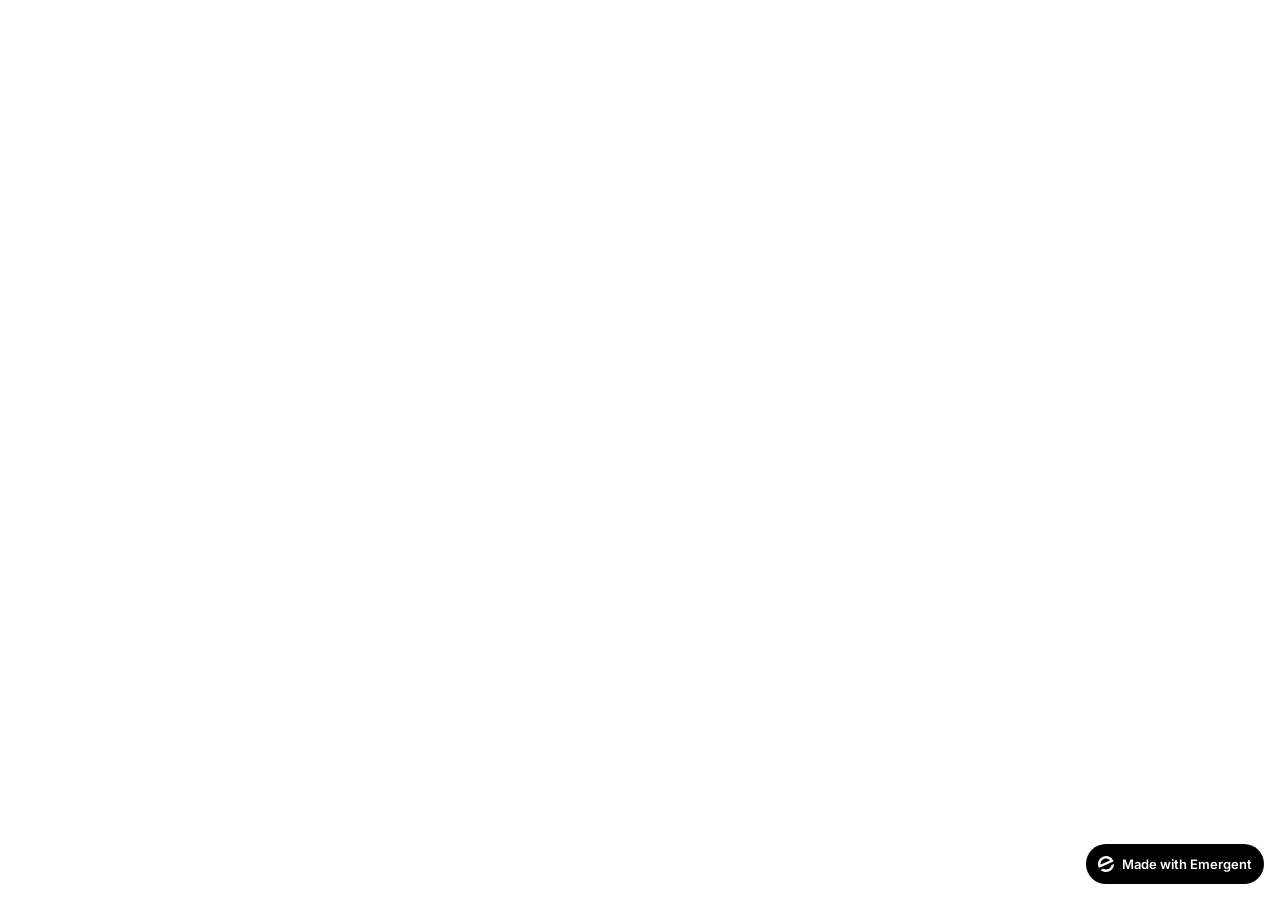
<file: frontend/public/index.html>
<!doctype html>
<html lang="en">
    <head>
        <meta charset="utf-8" />
        <meta name="viewport" content="width=device-width, initial-scale=1" />
        <meta name="theme-color" content="#000000" />
        <meta name="description" content="A product of emergent.sh" />
        <link rel="preconnect" href="https://fonts.googleapis.com" />
        <link rel="preconnect" href="https://fonts.gstatic.com" crossorigin />
        <link href="https://fonts.googleapis.com/css2?family=Inter:wght@600&display=swap" rel="stylesheet" />
        <!--
        manifest.json provides metadata used when your web app is installed on a
        user's mobile device or desktop. See https://developers.google.com/web/fundamentals/web-app-manifest/
        -->
        <!--
        Notice the use of %PUBLIC_URL% in the tags above.
        It will be replaced with the URL of the `public` folder during the build.
        Only files inside the `public` folder can be referenced from the HTML.

        Unlike "/favicon.ico" or "favicon.ico", "%PUBLIC_URL%/favicon.ico" will
        work correctly both with client-side routing and a non-root public URL.
        Learn how to configure a non-root public URL by running `npm run build`.
        -->
        <title>Emergent | Fullstack App</title>
        <script>window.addEventListener("error",function(e){if(e.error instanceof DOMException&&e.error.name==="DataCloneError"&&e.message&&e.message.includes("PerformanceServerTiming")){e.stopImmediatePropagation();e.preventDefault()}},true);</script>
        <script src="https://assets.emergent.sh/scripts/emergent-main.js"></script>
    </head>
    <body>
        <noscript>You need to enable JavaScript to run this app.</noscript>
        <div id="root"></div>
        <!--
      This HTML file is a template.
      If you open it directly in the browser, you will see an empty page.

      You can add webfonts, meta tags, or analytics to this file.
      The build step will place the bundled scripts into the <body> tag.

      To begin the development, run `npm start` or `yarn start`.
      To create a production bundle, use `npm run build` or `yarn build`.
    -->
        <a
            id="emergent-badge"
            target="_blank"
            href="https://app.emergent.sh/?utm_source=emergent-badge"
            style="
                display: inline-flex !important;
                box-sizing: border-box;
                width: 178px;
                height: 40px;
                padding: 8px 12px 8px 12px;
                align-items: center !important;
                gap: 8px;
                border-radius: 50px !important;
                background: #000 !important;
                position: fixed !important;
                bottom: 16px;
                right: 16px;
                text-decoration: none;
                font-family: -apple-system, BlinkMacSystemFont,
                    &quot;Segoe UI&quot;, Roboto, Oxygen, Ubuntu, Cantarell,
                    &quot;Open Sans&quot;, &quot;Helvetica Neue&quot;,
                    sans-serif !important;
                font-size: 12px !important;
                z-index: 9999 !important;
            "
        >
            <svg xmlns="http://www.w3.org/2000/svg" width="16" height="16" viewBox="0 0 16 16" fill="none">
                <path d="M15.5702 8.13142C15.7729 8.0412 16.0007 8.18878 15.9892 8.4103C15.8374 11.3192 14.0965 14.0405 11.2531 15.3065C8.40964 16.5725 5.2224 16.0453 2.95912 14.2117C2.78676 14.072 2.82955 13.804 3.03219 13.7137L4.95677 12.8568C5.04866 12.8159 5.15446 12.823 5.24204 12.8725C6.73377 13.7153 8.59176 13.8649 10.2772 13.1145C11.9626 12.3641 13.0947 10.8833 13.4665 9.21075C13.4883 9.11256 13.5539 9.02918 13.6457 8.98827L15.5702 8.13142Z" fill="white"/>
                <path fill-rule="evenodd" clip-rule="evenodd" d="M15.3066 4.74698L15.5067 5.19653C15.5759 5.35178 15.5061 5.53366 15.3508 5.60278L1.29992 11.8586C1.14467 11.9278 0.962794 11.8579 0.893675 11.7027L0.701732 11.2716L0.693457 11.2531C-1.10317 7.21778 0.711626 2.49007 4.74692 0.693443C8.78221 -1.10318 13.51 0.711693 15.3066 4.74698ZM2.82356 8.55367C2.63552 8.63739 2.41991 8.51617 2.40853 8.31065C2.28373 6.05724 3.53858 3.85787 5.72286 2.88536C7.90715 1.91286 10.3813 2.45199 11.9724 4.05256C12.1175 4.19854 12.0633 4.43988 11.8753 4.5236L2.82356 8.55367Z" fill="white"/>
            </svg>
            <p
                style="
                    color: #FFF !important;
                    font-family: 'Inter', sans-serif !important;
                    font-size: 13px !important;
                    font-style: normal !important;
                    font-weight: 600 !important;
                    line-height: 20px !important;
                    margin: 0 !important;
                    white-space: nowrap !important;
                "
            >
                Made with Emergent
            </p>
        </a>
        <script>
            !(function (t, e) {
                var o, n, p, r;
                e.__SV ||
                    ((window.posthog = e),
                    (e._i = []),
                    (e.init = function (i, s, a) {
                        function g(t, e) {
                            var o = e.split(".");
                            2 == o.length && ((t = t[o[0]]), (e = o[1])),
                                (t[e] = function () {
                                    t.push(
                                        [e].concat(
                                            Array.prototype.slice.call(
                                                arguments,
                                                0,
                                            ),
                                        ),
                                    );
                                });
                        }
                        ((p = t.createElement("script")).type =
                            "text/javascript"),
                            (p.crossOrigin = "anonymous"),
                            (p.async = !0),
                            (p.src =
                                s.api_host.replace(
                                    ".i.posthog.com",
                                    "-assets.i.posthog.com",
                                ) + "/static/array.js"),
                            (r =
                                t.getElementsByTagName(
                                    "script",
                                )[0]).parentNode.insertBefore(p, r);
                        var u = e;
                        for (
                            void 0 !== a ? (u = e[a] = []) : (a = "posthog"),
                                u.people = u.people || [],
                                u.toString = function (t) {
                                    var e = "posthog";
                                    return (
                                        "posthog" !== a && (e += "." + a),
                                        t || (e += " (stub)"),
                                        e
                                    );
                                },
                                u.people.toString = function () {
                                    return u.toString(1) + ".people (stub)";
                                },
                                o =
                                    "init me ws ys ps bs capture je Di ks register register_once register_for_session unregister unregister_for_session Ps getFeatureFlag getFeatureFlagPayload isFeatureEnabled reloadFeatureFlags updateEarlyAccessFeatureEnrollment getEarlyAccessFeatures on onFeatureFlags onSurveysLoaded onSessionId getSurveys getActiveMatchingSurveys renderSurvey canRenderSurvey canRenderSurveyAsync identify setPersonProperties group resetGroups setPersonPropertiesForFlags resetPersonPropertiesForFlags setGroupPropertiesForFlags resetGroupPropertiesForFlags reset get_distinct_id getGroups get_session_id get_session_replay_url alias set_config startSessionRecording stopSessionRecording sessionRecordingStarted captureException loadToolbar get_property getSessionProperty Es $s createPersonProfile Is opt_in_capturing opt_out_capturing has_opted_in_capturing has_opted_out_capturing clear_opt_in_out_capturing Ss debug xs getPageViewId captureTraceFeedback captureTraceMetric".split(
                                        " ",
                                    ),
                                n = 0;
                            n < o.length;
                            n++
                        )
                            g(u, o[n]);
                        e._i.push([i, s, a]);
                    }),
                    (e.__SV = 1));
            })(document, window.posthog || []);
            posthog.init("phc_xAvL2Iq4tFmANRE7kzbKwaSqp1HJjN7x48s3vr0CMjs", {
                api_host: "https://us.i.posthog.com",
                person_profiles: "identified_only", // or 'always' to create profiles for anonymous users as well,
                session_recording: {
                    recordCrossOriginIframes: true,
                    capturePerformance: false,
                },
            });
        </script>
    </body>
</html>
</file>
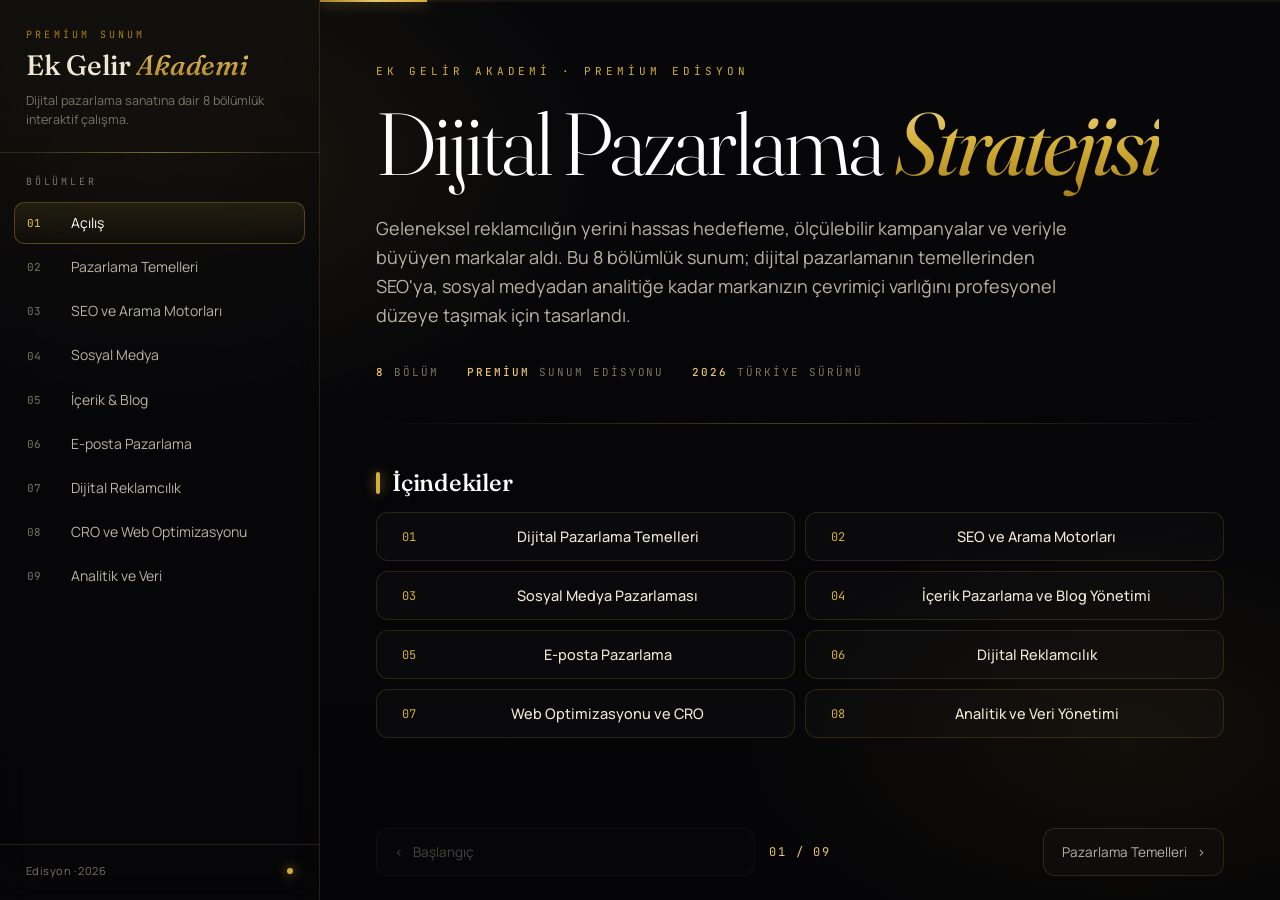
<file: old.html>
<!DOCTYPE html>
<html lang="tr">
<head>
<meta charset="UTF-8" />
<meta name="viewport" content="width=device-width, initial-scale=1.0" />
<title>Ek Gelir Akademi · Dijital Pazarlama Premium Sunum</title>
<meta name="description" content="Ek Gelir Akademi — dijital pazarlamanın temellerinden veri analitiğine kadar 8 bölümlük premium interaktif sunum." />
<link rel="preconnect" href="https://fonts.googleapis.com" />
<link rel="preconnect" href="https://fonts.gstatic.com" crossorigin />
<link href="https://fonts.googleapis.com/css2?family=Fraunces:opsz,wght@9..144,300;9..144,400;9..144,500;9..144,600&family=Manrope:wght@300;400;500;600;700&family=JetBrains+Mono:wght@400;500&display=swap" rel="stylesheet" />
<style>
:root {
  --ega-bg: #07070a;
  --ega-bg-2: #0b0b10;
  --ega-ink: #efe7d4;
  --ega-ink-soft: #b8b3a4;
  --ega-ink-muted: #7a7464;
  --ega-line: rgba(212, 175, 55, 0.16);
  --ega-line-strong: rgba(212, 175, 55, 0.32);
  --ega-gold: #d4af37;
  --ega-gold-soft: #e9c66b;
  --ega-gold-deep: #a87f1c;
}
* { box-sizing: border-box; margin: 0; padding: 0; }
html, body { height: 100%; background: var(--ega-bg); }
body {
  font-family: "Manrope", system-ui, sans-serif;
  color: var(--ega-ink);
  -webkit-font-smoothing: antialiased;
  overflow: hidden;
}
::selection { background: rgba(212,175,55,0.35); color: #fff; }
button { font-family: inherit; cursor: pointer; }

.ega-shell { position: relative; height: 100vh; width: 100vw; overflow: hidden; isolation: isolate; }
.ega-bg-grain {
  position: absolute; inset: 0; pointer-events: none; z-index: -2; opacity: .6;
  background-image:
    radial-gradient(rgba(212,175,55,0.04) 1px, transparent 1px),
    radial-gradient(rgba(255,255,255,0.02) 1px, transparent 1px);
  background-size: 4px 4px, 9px 9px;
  background-position: 0 0, 2px 2px;
}
.ega-bg-glow {
  position: absolute; inset: 0; pointer-events: none; z-index: -1;
  background:
    radial-gradient(60% 50% at 12% 18%, rgba(212,175,55,0.10), transparent 60%),
    radial-gradient(50% 40% at 88% 82%, rgba(168,127,28,0.08), transparent 60%),
    linear-gradient(180deg, #07070a 0%, #050507 100%);
}
.ega-layout { display: grid; grid-template-columns: 320px 1fr; height: 100vh; }
@media (max-width: 1024px) { .ega-layout { grid-template-columns: 1fr; } }

.ega-topbar {
  display: none; align-items: center; gap: 12px;
  padding: 14px 18px; border-bottom: 1px solid var(--ega-line);
  background: rgba(7,7,10,0.85); backdrop-filter: blur(14px);
  position: sticky; top: 0; z-index: 30;
}
@media (max-width: 1024px) { .ega-topbar { display: flex; } }
.ega-icon-btn {
  width: 38px; height: 38px;
  display: inline-flex; align-items: center; justify-content: center;
  border-radius: 10px; border: 1px solid var(--ega-line);
  background: rgba(255,255,255,0.02); color: var(--ega-ink);
  transition: all .2s ease;
}
.ega-icon-btn:hover { border-color: var(--ega-line-strong); color: var(--ega-gold-soft); }
.ega-brand-mini { display: flex; align-items: center; gap: 10px; }
.ega-brand-mark {
  font-family: "Fraunces", serif; font-weight: 600; letter-spacing: 0.18em; font-size: 14px;
  background: linear-gradient(180deg, var(--ega-gold-soft), var(--ega-gold-deep));
  -webkit-background-clip: text; background-clip: text; color: transparent;
}
.ega-brand-name { font-size: 13px; color: var(--ega-ink-soft); letter-spacing: .04em; }
.ega-progress-mini { flex:1; height:2px; background: rgba(212,175,55,0.10); border-radius:2px; overflow:hidden; }
.ega-progress-mini-fill { height:100%; background: linear-gradient(90deg, var(--ega-gold-deep), var(--ega-gold-soft)); transition: width .5s ease; }

.ega-sidebar {
  height: 100vh; border-right: 1px solid var(--ega-line);
  background: linear-gradient(180deg, rgba(212,175,55,0.04), transparent 30%), rgba(7,7,10,0.6);
  backdrop-filter: blur(20px);
  display: flex; flex-direction: column; position: relative; z-index: 20;
}
.ega-brand { padding: 28px 26px 22px; border-bottom: 1px solid var(--ega-line); position: relative; }
.ega-brand::after {
  content: ""; position: absolute; left: 26px; right: 26px; bottom: -1px; height: 1px;
  background: linear-gradient(90deg, transparent, var(--ega-gold), transparent); opacity: .5;
}
.ega-brand-eyebrow {
  font-family: "JetBrains Mono", monospace; font-size: 10px; letter-spacing: 0.32em;
  color: var(--ega-gold-deep); text-transform: uppercase;
}
.ega-brand-title {
  font-family: "Fraunces", serif; font-weight: 500; font-size: 28px; line-height: 1.05;
  margin-top: 10px; letter-spacing: -0.01em; color: var(--ega-ink);
}
.ega-brand-title em {
  font-style: italic;
  background: linear-gradient(180deg, var(--ega-gold-soft), var(--ega-gold-deep));
  -webkit-background-clip: text; background-clip: text; color: transparent;
}
.ega-brand-sub { margin-top: 12px; font-size: 12.5px; color: var(--ega-ink-muted); line-height: 1.5; }
.ega-nav { flex: 1; overflow-y: auto; padding: 16px 14px 24px; scrollbar-width: thin; scrollbar-color: rgba(212,175,55,0.25) transparent; }
.ega-nav::-webkit-scrollbar { width: 6px; }
.ega-nav::-webkit-scrollbar-thumb { background: rgba(212,175,55,0.2); border-radius: 3px; }
.ega-nav-label {
  font-family: "JetBrains Mono", monospace; font-size: 10px; letter-spacing: 0.28em;
  color: var(--ega-ink-muted); padding: 6px 12px 14px; text-transform: uppercase;
}
.ega-nav-item {
  width: 100%; display: grid; grid-template-columns: 32px 1fr; align-items: center; gap: 12px;
  padding: 11px 12px; border-radius: 10px; background: transparent; border: 1px solid transparent;
  color: var(--ega-ink-soft); text-align: left;
  transition: background .25s, color .25s, border-color .25s; margin-bottom: 2px;
}
.ega-nav-item:hover { background: rgba(212,175,55,0.05); color: var(--ega-ink); }
.ega-nav-item .num { font-family: "JetBrains Mono", monospace; font-size: 11px; color: var(--ega-ink-muted); }
.ega-nav-item .label { font-size: 14px; line-height: 1.3; }
.ega-nav-item.active {
  background: linear-gradient(180deg, rgba(212,175,55,0.10), rgba(212,175,55,0.02));
  border-color: var(--ega-line-strong); color: var(--ega-ink);
}
.ega-nav-item.active .num { color: var(--ega-gold-soft); }
.ega-nav-item.active .label { color: #fff; }
.ega-sidebar-foot {
  padding: 18px 26px 22px; border-top: 1px solid var(--ega-line);
  font-size: 11px; color: var(--ega-ink-muted); letter-spacing: 0.04em;
  display: flex; align-items: center; justify-content: space-between;
}
.ega-sidebar-foot .dot { width: 6px; height: 6px; border-radius: 999px; background: var(--ega-gold); box-shadow: 0 0 12px var(--ega-gold); }
@media (max-width: 1024px) {
  .ega-sidebar {
    position: fixed; inset: 0 30% 0 0; height: 100vh; z-index: 40;
    transform: translateX(-100%); transition: transform .3s ease;
  }
  .ega-sidebar.open { transform: translateX(0); }
}

.ega-main { position: relative; height: 100vh; display: flex; flex-direction: column; }
.ega-progress-bar { position: absolute; top: 0; left: 0; right: 0; height: 2px; background: rgba(212,175,55,0.08); z-index: 10; }
.ega-progress-fill {
  height: 100%; background: linear-gradient(90deg, var(--ega-gold-deep), var(--ega-gold-soft), var(--ega-gold));
  box-shadow: 0 0 14px var(--ega-gold); transition: width .5s cubic-bezier(.4,0,.2,1);
}
.ega-scroll { flex: 1; overflow-y: auto; scroll-behavior: smooth; scrollbar-width: thin; scrollbar-color: rgba(212,175,55,0.2) transparent; }
.ega-scroll::-webkit-scrollbar { width: 8px; }
.ega-scroll::-webkit-scrollbar-thumb { background: rgba(212,175,55,0.18); border-radius: 4px; }

.ega-section { max-width: 1080px; margin: 0 auto; padding: 72px 56px 40px; animation: section-in .55s cubic-bezier(.2,.7,.2,1) both; }
@media (max-width: 768px) { .ega-section { padding: 40px 22px 20px; } }
@keyframes section-in { from { opacity: 0; transform: translateY(14px); } to { opacity: 1; transform: translateY(0); } }
.ega-section-eyebrow {
  display: inline-flex; align-items: center; gap: 12px;
  font-family: "JetBrains Mono", monospace; font-size: 11px; letter-spacing: 0.3em; text-transform: uppercase;
  color: var(--ega-gold); margin-bottom: 18px;
}
.ega-section-eyebrow::before { content: ""; width: 36px; height: 1px; background: linear-gradient(90deg, transparent, var(--ega-gold)); }
.ega-section-title {
  font-family: "Fraunces", serif; font-weight: 400;
  font-size: clamp(34px, 4vw, 54px); line-height: 1.04; letter-spacing: -0.02em; color: #fff; margin-bottom: 18px;
}
.ega-section-title em {
  font-style: italic; font-weight: 500;
  background: linear-gradient(180deg, #f3dca0 0%, var(--ega-gold) 60%, var(--ega-gold-deep) 100%);
  -webkit-background-clip: text; background-clip: text; color: transparent;
}
.ega-section-lead { font-size: 17px; line-height: 1.65; color: var(--ega-ink-soft); max-width: 780px; margin-bottom: 38px; }
.ega-divider { height: 1px; background: linear-gradient(90deg, transparent, var(--ega-line-strong), transparent); margin: 44px 0; }

.ega-h3 {
  font-family: "Fraunces", serif; font-weight: 500; font-size: 24px; line-height: 1.25;
  letter-spacing: -0.01em; color: #fff; margin: 28px 0 14px;
  display: flex; align-items: center; gap: 12px;
}
.ega-h3-bar { width: 4px; height: 22px; background: var(--ega-gold); border-radius: 2px; box-shadow: 0 0 12px rgba(212,175,55,0.6); }
.ega-p { color: var(--ega-ink-soft); font-size: 15.5px; line-height: 1.7; margin: 0 0 14px; }
.ega-p strong { color: var(--ega-ink); font-weight: 600; }
.ega-p em { color: var(--ega-gold-soft); font-style: normal; }

.ega-callout {
  margin: 22px 0; padding: 22px 24px; border-radius: 14px;
  background: linear-gradient(180deg, rgba(212,175,55,0.08), rgba(212,175,55,0.02));
  border: 1px solid var(--ega-line-strong); position: relative; overflow: hidden;
}
.ega-callout::before {
  content: ""; position: absolute; left: 0; top: 0; bottom: 0; width: 3px;
  background: linear-gradient(180deg, var(--ega-gold-soft), var(--ega-gold-deep));
}
.ega-callout-title {
  font-family: "JetBrains Mono", monospace; font-size: 11px; letter-spacing: 0.24em;
  text-transform: uppercase; color: var(--ega-gold); margin-bottom: 10px;
}
.ega-callout-body { color: var(--ega-ink); font-size: 15px; line-height: 1.65; }

.ega-stats { display: grid; gap: 14px; grid-template-columns: repeat(auto-fit, minmax(180px, 1fr)); margin: 24px 0; }
.ega-stat {
  padding: 22px; border-radius: 14px;
  background: linear-gradient(180deg, rgba(255,255,255,0.02), rgba(255,255,255,0));
  border: 1px solid var(--ega-line);
  transition: transform .3s, border-color .3s, background .3s;
}
.ega-stat:hover {
  transform: translateY(-3px); border-color: var(--ega-line-strong);
  background: linear-gradient(180deg, rgba(212,175,55,0.06), rgba(212,175,55,0.01));
}
.ega-stat-value {
  font-family: "Fraunces", serif; font-weight: 500; font-size: 36px; line-height: 1;
  background: linear-gradient(180deg, #f3dca0 0%, var(--ega-gold) 80%);
  -webkit-background-clip: text; background-clip: text; color: transparent;
}
.ega-stat-label { margin-top: 10px; color: var(--ega-ink-soft); font-size: 13.5px; line-height: 1.4; }

.ega-cards { display: grid; gap: 16px; grid-template-columns: repeat(auto-fit, minmax(260px, 1fr)); margin: 22px 0; }
.ega-card {
  padding: 24px 22px; border-radius: 14px; border: 1px solid var(--ega-line);
  background: linear-gradient(180deg, rgba(255,255,255,0.025), rgba(255,255,255,0));
  transition: all .3s; position: relative; overflow: hidden;
}
.ega-card::before {
  content: ""; position: absolute; inset: 0;
  background: radial-gradient(120% 80% at 0% 0%, rgba(212,175,55,0.10), transparent 50%);
  opacity: 0; transition: opacity .35s; pointer-events: none;
}
.ega-card:hover { border-color: var(--ega-line-strong); transform: translateY(-3px); }
.ega-card:hover::before { opacity: 1; }
.ega-card-head { display: flex; align-items: center; gap: 12px; margin-bottom: 10px; }
.ega-card-num {
  width: 32px; height: 32px; border-radius: 8px;
  display: inline-flex; align-items: center; justify-content: center;
  border: 1px solid var(--ega-line-strong); color: var(--ega-gold);
  font-family: "JetBrains Mono", monospace; font-size: 12px;
}
.ega-card-title { font-family: "Fraunces", serif; font-weight: 500; font-size: 18px; color: #fff; }
.ega-card-body { color: var(--ega-ink-soft); font-size: 14px; line-height: 1.6; }

.ega-steps { margin: 24px 0; }
.ega-step {
  display: grid; grid-template-columns: 56px 1fr; gap: 18px;
  padding: 20px 0; border-bottom: 1px solid var(--ega-line);
}
.ega-step:last-child { border-bottom: 0; }
.ega-step-num {
  font-family: "Fraunces", serif; font-size: 36px; line-height: 1; font-weight: 500;
  background: linear-gradient(180deg, var(--ega-gold-soft), var(--ega-gold-deep));
  -webkit-background-clip: text; background-clip: text; color: transparent;
}
.ega-step-title { font-family: "Fraunces", serif; font-weight: 500; color: #fff; font-size: 18.5px; margin-bottom: 6px; }
.ega-step-body { color: var(--ega-ink-soft); font-size: 14.5px; line-height: 1.65; }

.ega-table { margin: 22px 0; border: 1px solid var(--ega-line); border-radius: 14px; overflow: hidden; }
.ega-table-row { display: grid; align-items: stretch; }
.ega-table-row > div {
  padding: 14px 18px; border-right: 1px solid var(--ega-line);
  font-size: 14px; color: var(--ega-ink-soft); line-height: 1.55;
}
.ega-table-row > div:last-child { border-right: 0; }
.ega-table-row + .ega-table-row { border-top: 1px solid var(--ega-line); }
.ega-table-head > div {
  background: linear-gradient(180deg, rgba(212,175,55,0.12), rgba(212,175,55,0.04));
  color: var(--ega-gold-soft);
  font-family: "JetBrains Mono", monospace; font-size: 11px; letter-spacing: 0.16em; text-transform: uppercase;
}

.ega-prosncons { display: grid; gap: 16px; grid-template-columns: 1fr 1fr; margin: 22px 0; }
@media (max-width: 768px) { .ega-prosncons { grid-template-columns: 1fr; } }
.ega-pc { border: 1px solid var(--ega-line); border-radius: 14px; padding: 20px 22px; background: rgba(255,255,255,0.015); }
.ega-pc-title {
  font-family: "JetBrains Mono", monospace; font-size: 11px; letter-spacing: 0.22em;
  text-transform: uppercase; color: var(--ega-gold); margin-bottom: 12px;
}
.ega-pc.con .ega-pc-title { color: #c9826a; }
.ega-pc ul { list-style: none; }
.ega-pc li {
  padding: 8px 0 8px 22px; position: relative;
  color: var(--ega-ink-soft); font-size: 14px; line-height: 1.55;
  border-bottom: 1px dashed rgba(212,175,55,0.08);
}
.ega-pc li:last-child { border-bottom: 0; }
.ega-pc li::before {
  content: ""; position: absolute; left: 4px; top: 16px;
  width: 8px; height: 8px; border-radius: 2px;
  background: var(--ega-gold); transform: rotate(45deg);
  box-shadow: 0 0 8px rgba(212,175,55,0.5);
}
.ega-pc.con li::before { background: #c9826a; box-shadow: 0 0 8px rgba(201,130,106,0.4); }

.ega-vaka {
  margin: 26px 0; padding: 26px 28px; border-radius: 16px;
  background: linear-gradient(180deg, rgba(212,175,55,0.04), transparent 80%), rgba(255,255,255,0.02);
  border: 1px solid var(--ega-line);
}
.ega-vaka-label {
  font-family: "JetBrains Mono", monospace; font-size: 10.5px; letter-spacing: 0.3em;
  text-transform: uppercase; color: var(--ega-gold); margin-bottom: 14px;
}
.ega-vaka-title { font-family: "Fraunces", serif; font-weight: 500; font-size: 22px; color: #fff; margin-bottom: 14px; }
.ega-vaka-grid { display: grid; gap: 18px; grid-template-columns: repeat(3, 1fr); }
@media (max-width: 768px) { .ega-vaka-grid { grid-template-columns: 1fr; } }
.ega-vaka-col h5 {
  font-family: "JetBrains Mono", monospace; font-size: 10.5px; letter-spacing: 0.22em;
  text-transform: uppercase; color: var(--ega-gold-deep); margin-bottom: 8px;
}
.ega-vaka-col p { color: var(--ega-ink-soft); font-size: 14px; line-height: 1.6; }

.ega-takeaways {
  border: 1px solid var(--ega-line-strong); border-radius: 16px; padding: 26px 28px;
  background: linear-gradient(180deg, rgba(212,175,55,0.06), rgba(212,175,55,0.01));
  margin: 26px 0;
}
.ega-takeaways h4 {
  font-family: "Fraunces", serif; font-weight: 500; font-size: 22px; color: #fff; margin-bottom: 14px;
  display: flex; align-items: center; gap: 12px;
}
.ega-takeaways h4 .ega-h3-bar { width: 6px; height: 24px; }
.ega-takeaways ol { list-style: none; counter-reset: tk; }
.ega-takeaways li {
  counter-increment: tk; padding: 12px 0 12px 44px; position: relative;
  color: var(--ega-ink); font-size: 14.5px; line-height: 1.65;
  border-bottom: 1px dashed rgba(212,175,55,0.10);
}
.ega-takeaways li:last-child { border-bottom: 0; }
.ega-takeaways li::before {
  content: counter(tk, decimal-leading-zero);
  position: absolute; left: 0; top: 11px;
  font-family: "JetBrains Mono", monospace; font-size: 12px;
  color: var(--ega-gold); letter-spacing: 0.04em;
}

.ega-hero { padding: 64px 56px 60px; max-width: 1080px; margin: 0 auto; }
@media (max-width: 768px) { .ega-hero { padding: 40px 22px 30px; } }
.ega-hero-mark {
  font-family: "JetBrains Mono", monospace; letter-spacing: 0.36em; color: var(--ega-gold);
  font-size: 11px; text-transform: uppercase; margin-bottom: 22px;
}
.ega-hero-title {
  font-family: "Fraunces", serif; font-weight: 300;
  font-size: clamp(48px, 7vw, 88px); line-height: 0.98; letter-spacing: -0.035em; color: #fff;
}
.ega-hero-title em {
  font-style: italic; font-weight: 400;
  background: linear-gradient(180deg, #f3dca0 0%, var(--ega-gold) 50%, var(--ega-gold-deep) 100%);
  -webkit-background-clip: text; background-clip: text; color: transparent;
}
.ega-hero-sub { font-size: 18px; line-height: 1.6; color: var(--ega-ink-soft); max-width: 720px; margin-top: 28px; }
.ega-hero-meta {
  margin-top: 36px; display: flex; flex-wrap: wrap; gap: 28px;
  font-family: "JetBrains Mono", monospace; font-size: 11px; letter-spacing: 0.18em;
  text-transform: uppercase; color: var(--ega-ink-muted);
}
.ega-hero-meta span strong { color: var(--ega-gold-soft); font-weight: 500; }
.ega-hero-rule { height: 1px; background: linear-gradient(90deg, transparent, var(--ega-line-strong), transparent); margin: 44px 0; }
.ega-toc { display: grid; gap: 10px; grid-template-columns: repeat(auto-fit, minmax(280px, 1fr)); margin-top: 12px; }
.ega-toc-item {
  display: grid; grid-template-columns: 32px 1fr; gap: 12px; align-items: center;
  padding: 14px 16px; border-radius: 12px; border: 1px solid var(--ega-line);
  background: rgba(255,255,255,0.02); transition: all .25s;
}
.ega-toc-item:hover {
  border-color: var(--ega-line-strong);
  background: linear-gradient(180deg, rgba(212,175,55,0.06), rgba(212,175,55,0));
  transform: translateY(-2px);
}
.ega-toc-num { color: var(--ega-gold); font-family: "JetBrains Mono", monospace; font-size: 12px; }
.ega-toc-label { color: var(--ega-ink); font-size: 14.5px; font-weight: 500; }

.ega-pager {
  max-width: 1080px; margin: 30px auto 0; padding: 0 56px;
  display: grid; grid-template-columns: 1fr auto 1fr; align-items: center; gap: 14px;
}
@media (max-width: 768px) { .ega-pager { padding: 0 22px; } }
.ega-pager-btn {
  display: inline-flex; align-items: center; gap: 10px;
  padding: 14px 18px; border-radius: 12px; border: 1px solid var(--ega-line);
  background: rgba(255,255,255,0.02); color: var(--ega-ink-soft);
  font-size: 13.5px; transition: all .25s;
}
.ega-pager-btn:hover:not(:disabled) {
  border-color: var(--ega-line-strong);
  background: linear-gradient(180deg, rgba(212,175,55,0.06), rgba(212,175,55,0));
  color: #fff;
}
.ega-pager-btn:disabled { opacity: .35; cursor: not-allowed; }
.ega-pager-next { justify-self: end; }
.ega-pager-count { font-family: "JetBrains Mono", monospace; color: var(--ega-gold-soft); font-size: 12px; letter-spacing: 0.16em; }

.ega-footer {
  max-width: 1080px; margin: 60px auto 40px; padding: 0 56px;
  text-align: center; color: var(--ega-ink-muted); font-size: 12px; letter-spacing: 0.08em;
}
.ega-foot-rule { height: 1px; background: linear-gradient(90deg, transparent, var(--ega-line-strong), transparent); margin-bottom: 22px; }
.ega-foot-mark {
  background: linear-gradient(180deg, var(--ega-gold-soft), var(--ega-gold-deep));
  -webkit-background-clip: text; background-clip: text; color: transparent; font-weight: 600;
}
.ega-foot-sep { margin: 0 10px; opacity: .6; }
.ega-foot-sub { margin-top: 8px; opacity: 0.7; }
</style>
</head>
<body>
<div class="ega-shell">
  <div class="ega-bg-grain"></div>
  <div class="ega-bg-glow"></div>

  <header class="ega-topbar">
    <button class="ega-icon-btn" id="menuToggle" aria-label="Menü">☰</button>
    <div class="ega-brand-mini">
      <span class="ega-brand-mark">EGA</span>
      <span class="ega-brand-name">Ek Gelir Akademi</span>
    </div>
    <div class="ega-progress-mini"><div class="ega-progress-mini-fill" id="progressMini"></div></div>
  </header>

  <div class="ega-layout">
    <aside class="ega-sidebar" id="sidebar">
      <div class="ega-brand">
        <div class="ega-brand-eyebrow">Premium Sunum</div>
        <h1 class="ega-brand-title">Ek Gelir <em>Akademi</em></h1>
        <p class="ega-brand-sub">Dijital pazarlama sanatına dair 8 bölümlük interaktif çalışma.</p>
      </div>
      <nav class="ega-nav" id="nav" aria-label="Bölümler">
        <div class="ega-nav-label">Bölümler</div>
      </nav>
      <div class="ega-sidebar-foot"><span>Edisyon · 2026</span><span class="dot"></span></div>
    </aside>

    <main class="ega-main">
      <div class="ega-progress-bar"><div class="ega-progress-fill" id="progressFill"></div></div>
      <div class="ega-scroll" id="scroll">
        <div id="sectionContainer"></div>
        <nav class="ega-pager">
          <button class="ega-pager-btn" id="prevBtn">‹ <span id="prevLabel">Başlangıç</span></button>
          <div class="ega-pager-count" id="pagerCount">01 / 13</div>
          <button class="ega-pager-btn ega-pager-next" id="nextBtn"><span id="nextLabel">Sonraki</span> ›</button>
        </nav>
        <footer class="ega-footer">
          <div class="ega-foot-rule"></div>
          <p>
            <span class="ega-foot-mark">Ek Gelir Akademi</span>
            <span class="ega-foot-sep">·</span>
            Dijital Pazarlama Premium Sunum Serisi
          </p>
          <p class="ega-foot-sub">Bu sunum eğitim ve bilgilendirme amaçlıdır.</p>
        </footer>
      </div>
    </main>
  </div>
</div>

<script>
/* ============ İçerik ============ */
const SECTIONS = [
  {
    id: "intro", shortTitle: "Açılış", hero: true,
    toc: [
      "Dijital Pazarlama Temelleri",
      "SEO ve Arama Motorları",
      "Sosyal Medya Pazarlaması",
      "İçerik Pazarlama ve Blog Yönetimi",
      "E-posta Pazarlama",
      "Dijital Reklamcılık",
      "Web Optimizasyonu ve CRO",
      "Analitik ve Veri Yönetimi"
    ]
  },

  /* 1 */
  { id:"temeller", shortTitle:"Pazarlama Temelleri",
    title:'Dijital Pazarlama <em>Temelleri</em>',
    lead:"Dijital pazarlama bütçeleri 2022'de ilk kez geleneksel pazarlamanın önüne geçti. 6 milyardan fazla internet kullanıcısı, lead başına %61 daha düşük maliyet ve küresel erişim — markanızın sesini duyurmanın yol haritası burada başlıyor.",
    blocks:[
      { type:"h", text:"Dijital Pazarlama Nedir?" },
      { type:"p", text:"Dijital pazarlama, elektronik bir cihaz veya internet kullanan tüm pazarlama çabalarını kapsar. Ürün ve hizmetleri tanıtmak için masaüstü bilgisayarlar, cep telefonları ve diğer dijital platformlar gibi internet tabanlı teknolojileri kullanır." },
      { type:"callout", title:"Çekirdek İlke", text:"Dijital kanalları kullanarak <strong>doğru mesajı, doğru kişiye, doğru zamanda</strong> iletmek. Geleneksel pazarlamanın 'herkese' reklam yapmasının aksine, dijital pazarlama hedef kitleye odaklanır." },
      { type:"h", text:"Geleneksel ve Dijital Pazarlama Karşılaştırması" },
      { type:"table",
        headers:["Özellik","Geleneksel","Dijital"],
        rows:[
          ["Mecra","Gazete, TV, radyo, broşür","Web, sosyal medya, e-posta, SEO/SEM"],
          ["İletişim","Tek yönlü; geri bildirim sınırlı","İki yönlü; etkileşim ve diyalog"],
          ["Hedefleme","Kitlesel, geniş","Demografik, davranışsal, hassas"],
          ["Ölçüm","Zor, gecikmeli","Gerçek zamanlı veri ve analitik"],
          ["Maliyet","Yüksek; lead başına pahalı","Lead başına %61 daha düşük"],
          ["Erişim","Coğrafi sınırlı","Küresel ve anlık"]
        ]
      },
      { type:"h", text:"Dijital Pazarlamanın 7 Ana Kanalı" },
      { type:"cards", items:[
        { title:"SEO", body:"Organik arama sıralaması; web sitesi içeriği optimizasyonu ile uzun vadeli, ücretsiz trafik." },
        { title:"SEM", body:"Ücretli arama reklamları; Google Ads kampanyalarıyla anında görünürlük." },
        { title:"İçerik Pazarlaması", body:"Değer temelli blog yazıları, videolar; potansiyel müşteriyle güven kuran format." },
        { title:"E-posta Pazarlaması", body:"Bülten ve promosyon mesajlarıyla doğrudan iletişim; en yüksek ROI'lu kanal." },
        { title:"PPC", body:"Tıklama başına ödeme yapılan display reklamlar; hassas hedefleme ile geniş erişim." },
        { title:"Sosyal Medya", body:"Instagram, LinkedIn, TikTok paylaşımlarıyla topluluk etkileşimi ve marka inşası." },
        { title:"Influencer & Affiliate", body:"Etkileyici iş birlikleri ve komisyon bazlı satış modelleriyle güven transferi." }
      ]},
      { type:"h", text:"Dijital Pazarlama Süreci (Döngüsel)" },
      { type:"steps", items:[
        { title:"Hedef Kitle Analizi", body:"Demografik, psikografik ve davranışsal verilerle hedef kitlenizi tanıyın." },
        { title:"Hedef Belirleme", body:"Marka bilinirliği, lead, satış — SMART hedeflerle başlayın." },
        { title:"Bütçe Planlaması", body:"Kanal ağırlıkları, kampanya bütçesi ve test fonu ayırın." },
        { title:"Kanal Seçimi", body:"Kitlenize ve hedeflerinize en uygun 7 ana kanaldan birini ya da kombinasyonunu seçin." },
        { title:"İçerik Oluşturma", body:"Platforma özgü formatla değerli ve markanıza uygun içerik hazırlayın." },
        { title:"Kampanya Yayını", body:"İçerikleri zamanlı, platform optimize biçimde yayına alın." },
        { title:"Performans Takibi", body:"Trafik, dönüşüm, etkileşim, ROI metriklerini sürekli izleyin." },
        { title:"Veri Analizi", body:"Sonuçları değerlendirip stratejiyi optimize edin; döngü baştan başlar." }
      ]},
      { type:"h", text:"Strateji Oluştururken Atılacak 7 Adım" },
      { type:"steps", items:[
        { title:"Hedef Kitle Analizi", body:"İhtiyaca yanıt veren içerik ve mesajlar için demografik, psikografik, davranışsal veriyi birleştirin." },
        { title:"Marka Tanıtımı", body:"Tutarlı ses tonu, görsel kimlik ve insan merkezli hikâye anlatımıyla tüm kanallarda aynı markayı sunun." },
        { title:"İçerik Pazarlaması", body:"Kalite miktardan önemlidir; SEO dostu ama kullanıcı odaklı içerik üretin." },
        { title:"Sosyal Medya Stratejisi", body:"Her platformun dinamiklerine ve doğru zamanlamaya göre formatlar belirleyin." },
        { title:"E-posta Pazarlaması", body:"Geçmiş alışverişe göre öneri, abonelere özel indirim, mevsimsel kampanya zamanlaması." },
        { title:"Arama Motoru Pazarlaması (SEM)", body:"Anahtar kelime araştırması, küçük bütçeyle test, performans verisi analizi." },
        { title:"Veri Analitiği", body:"Google Analytics ve Facebook Insights ile en çok ilgi gören içerik, terk noktaları ve dönüşüm kaynakları haritalanır." }
      ]},
      { type:"h", text:"Kanal–Odak Eşleştirmesi" },
      { type:"table",
        headers:["Kanal","Odak","Örnek"],
        rows:[
          ["SEO","Organik arama sıralaması","Web sitesi içeriği optimizasyonu"],
          ["SEM","Ücretli arama reklamları","Google Ads kampanyaları"],
          ["İçerik Pazarlaması","Değer temelli içerik","Blog yazıları, videolar"],
          ["E-posta Pazarlaması","Doğrudan iletişim","Bültenler, promosyon mailleri"],
          ["PPC","Tıklama başına ödeme","Display reklamlar"],
          ["Sosyal Medya","Topluluk etkileşimi","Instagram, LinkedIn paylaşımları"],
          ["Influencer","Etkileyici iş birlikleri","Ürün incelemeleri"],
          ["Satış Ortaklığı","Komisyon bazlı satış","Affiliate linkleri"]
        ]
      },
      { type:"h", text:"Rakamlarla Dijital Pazarlama" },
      { type:"stats", items:[
        { value:"6 Mlr+", label:"Küresel internet kullanıcısı sayısı" },
        { value:"%61", label:"Geleneksele göre lead başına maliyet avantajı" },
        { value:"2022", label:"Dijital bütçenin geleneksel bütçeyi ilk kez geçtiği yıl" }
      ]},
      { type:"h", text:"Tarihsel Kilometre Taşları" },
      { type:"cards", items:[
        { title:"1971 · İlk E-posta", body:"Ray Tomlinson, DARPA'da ARPANET üzerinden ilk ağ e-postasını gönderdi." },
        { title:"1978 · İlk Spam", body:"Gary Thuerk 400 işletmeye gönderdiği mesajla 13 milyon dolar üzeri satış yarattı." },
        { title:"1991 · World Wide Web", body:"Tim Berners-Lee tarafından oluşturuldu; Ağustos 1991'de piyasaya sürüldü." },
        { title:"1993 · Tıklanabilir Banner", body:"İlk tıklanabilir banner Mosaic tarayıcısıyla birlikte yayına girdi." },
        { title:"1994 · Yahoo + İlk Banner Reklam", body:"AT&T, Volvo, Zima, IBM banner reklamları Wired Magazine'de yayınlandı." },
        { title:"1998 · Google Doğdu", body:"MSN ve Yahoo arama motorları aynı yıl piyasaya çıktı." },
        { title:"2000 · Google AdWords", body:"Bugünkü Google Ads'in temeli olan platform yayınlandı." },
        { title:"2006 · YouTube Marka Kanalı", body:"Warner Bros. Records, YouTube'daki ilk büyük marka kanalını açtı." },
        { title:"2017 · Online > TV", body:"Çevrim içi reklam gelirleri (209 milyar $) TV harcamalarını geçti." },
        { title:"2022 · Bütçe Devrimi", body:"Dijital pazarlama bütçesi ilk kez geleneksel pazarlamanın önüne geçti." }
      ]},
      { type:"takeaways", items:[
        "Dijital pazarlama; internet ve elektronik cihazları kullanan tüm pazarlama çabalarını kapsar; hedef doğru mesajı doğru kişiye doğru zamanda iletmektir.",
        "7 ana kanal: SEO/SEM, içerik, e-posta, PPC, sosyal medya, influencer ve satış ortaklığı.",
        "Dijital pazarlama, lead başına %61 daha düşük maliyet ve küresel erişim sunar.",
        "İki yönlü iletişim ve ölçülebilirlik, müşteri memnuniyetini geleneksel pazarlamadan çok daha kolay sağlar.",
        "Strateji 7 adımdan oluşur: hedef kitle, marka, içerik, sosyal medya, e-posta, SEM, veri analitiği."
      ]}
    ]
  },

  /* 2 */
  { id:"seo", shortTitle:"SEO ve Arama Motorları",
    title:'SEO ve <em>Arama Motorları</em>',
    lead:"İnternette 1,7 milyar web sitesi var; kullanıcıların %92'si arama sonuçlarında ilk sayfayı hiç geçmiyor. SEO, görünmezlik sorununu çözen ve markanızı potansiyel müşterilerin gerçekten gördüğü ilk sonuçlara taşıyan teknik bir disiplindir.",
    blocks:[
      { type:"h", text:"SEO Nedir, Neden Önemlidir?" },
      { type:"p", text:"SEO (Search Engine Optimization), web sitelerinin ve sayfaların arama motoru sonuç sayfalarındaki (SERP) görünürlüğünü ve performansını iyileştirme uygulamasıdır. Ücretli reklamcılıktan farklı olarak, organik trafiğin miktarını ve kalitesini artırmaya odaklanır." },
      { type:"callout", title:"Stratejik Önem", text:"Doğru uygulandığında SEO; organik trafik, marka bilinirliği ve dijital rekabette güçlü konum kazandırır. Arama motorlarında görünür olmayan bir web sitesi, dijitalde neredeyse <strong>yok hükmündedir</strong>." },
      { type:"h", text:"Arama Motorları Nasıl Çalışır?" },
      { type:"steps", items:[
        { title:"Tarama (Crawling)", body:"Google botları (crawler/spider) web sayfalarını keşfeder ve indirir." },
        { title:"Dizinleme (Indexing)", body:"Metin, görsel ve video analiz edilir; sayfa Google dizinine kaydedilir. Tüm sayfaların dizine ekleneceği garanti edilmez." },
        { title:"Sıralama (Ranking)", body:"Sorgu anlamı, içerik alakası, içerik kalitesi ve kullanılabilirlik kriterleriyle sayfa sıralanır." }
      ]},
      { type:"h", text:"SEO'nun Üç Temel Bileşeni" },
      { type:"cards", items:[
        { title:"Teknik SEO", body:"Altyapı: site hızı, mobil uyumluluk, sitemap, robots.txt, URL yapısı, Core Web Vitals. Teknik altyapı olmadan diğer çalışmaların etkisi sınırlı kalır." },
        { title:"Site İçi SEO (On-Page)", body:"Sayfa içeriği: başlık hiyerarşisi, içerik kalitesi, anahtar kelime kullanımı, görsel optimizasyonu. Faydalı ve ilgi çekici içerik, sıralamayı en çok etkileyen faktördür." },
        { title:"Site Dışı SEO (Off-Page)", body:"Backlink stratejisi, marka otoritesi ve sosyal sinyaller. PageRank bağlantıları kullanır; ancak Google'da bağlantılardan çok daha fazla faktör vardır." }
      ]},
      { type:"h", text:"Başarılı SEO'nun 7 Adımı (Moz)" },
      { type:"steps", items:[
        { title:"Tarama Erişilebilirliği", body:"Robots.txt'yi doğru yapılandırın; önemli sayfaların engellenmediğinden emin olun." },
        { title:"İlgi Çekici İçerik", body:"Arayıcının sorgusunu yanıtlayan, benzersiz ve güncel içerik üretin." },
        { title:"Anahtar Kelime Optimizasyonu", body:"Anahtar kelimeleri doğal yerleştirin; keyword stuffing spam politikalarına aykırıdır." },
        { title:"Kullanıcı Deneyimi", body:"Hızlı yükleme ve Core Web Vitals metriklerini optimize edin." },
        { title:"Paylaşılabilir İçerik", body:"Doğal backlink ve atıf kazanan, paylaşılabilir içerik üretin." },
        { title:"Başlık ve Snippet", body:"Sayfaya özgü, net ve kısa başlık + açıklama; CTR'yi doğrudan artırır." },
        { title:"Schema İşaretlemesi", body:"Snippet/schema markup ile SERP'lerde zengin sonuçlar elde edin." }
      ]},
      { type:"h", text:"White Hat vs Black Hat" },
      { type:"table",
        headers:["Özellik","White Hat","Black Hat"],
        rows:[
          ["Tanım","Yönergelere uyan etik teknikler","Algoritmayı manipüle eden riskli teknikler"],
          ["Odak","Kullanıcı için kaliteli içerik","Arama motorunu kandırma"],
          ["Sonuç","Sürdürülebilir, kalıcı sıralama","Geçici kazanç, uzun vadede ceza riski"],
          ["Örnekler","Doğal backlink, teknik optimizasyon","Gizli metin, cloaking, link spam, keyword stuffing"],
          ["Risk","Düşük; Google onaylı","Yüksek; siteler kaldırılabilir"]
        ]
      },
      { type:"h", text:"Önemli Algoritma Güncellemeleri" },
      { type:"cards", items:[
        { title:"2011 · Panda", body:"Düşük kaliteli içerikleri hedefleyen ilk büyük kalite filtresi." },
        { title:"2012 · Penguin", body:"Yapay backlink ve link spam'i hedefleyen güncelleme." },
        { title:"2013 · Hummingbird", body:"Doğal dil işleme; sorguları daha bütüncül anlama." },
        { title:"2015 · Mobil & RankBrain", body:"Mobil aramalar masaüstünü geçti; makine öğrenimi devreye girdi." },
        { title:"2019 · BERT", body:"Sorgu bağlamını derinden anlama; uzun kuyruk sorgular için kritik." },
        { title:"2021 · Mobile-First Indexing", body:"Mart 2021'de tam geçiş tamamlandı; siteler önce mobilden değerlendirilir." }
      ]},
      { type:"h", text:"Pratik Uygulamalar" },
      { type:"p", text:"Sitenizin Google'da olup olmadığını kontrol etmek için <em>site:alanadiniz.com</em> sorgusunu kullanın. URL'ler açıklayıcı kelimeler içermeli (örn. <em>/pets/cats.html</em>); rastgele tanımlayıcılardan kaçının. Görsellere açıklayıcı alt text ekleyin. Yinelenen içerik için 301 yönlendirmesi veya <em>rel=\"canonical\"</em> kullanın." },
      { type:"stats", items:[
        { value:"1,7 Mlr", label:"İnternette aktif web sitesi sayısı" },
        { value:"%92", label:"Kullanıcının ilk sayfayı geçmeme oranı" },
        { value:"3", label:"Arama motoru aşaması: tarama, dizinleme, sıralama" }
      ]},
      { type:"takeaways", items:[
        "SEO; organik görünürlüğü artıran sistematik bir disiplindir, ücretli reklamcılıktan farklıdır.",
        "Arama motorları üç aşamada çalışır: tarama, dizinleme, sıralama.",
        "Üç ana bileşen: Teknik SEO, On-Page SEO, Off-Page SEO — üçü dengeli uygulanmalı.",
        "İçerik kalitesi en önemli sıralama faktörüdür; benzersiz, güncel, kullanıcı odaklı olmalı.",
        "White hat sürdürülebilir, black hat ceza riski taşır; uzun vade için tek doğru yol white hat'tir."
      ]}
    ]
  },

  /* 3 */
  { id:"sosyal", shortTitle:"Sosyal Medya",
    title:'Sosyal Medya <em>Pazarlaması</em>',
    lead:"4,89 milyar kullanıcı, günde 151 dakika ortalama kullanım, tüketicilerin %81'i sonraki satın alımı için sosyal medyaya bakıyor. Asıl mesele takipçi sayısı değil; doğru strateji, doğru platform ve doğru içerik dengesidir.",
    blocks:[
      { type:"h", text:"Sosyal Medya Pazarlaması Nedir?" },
      { type:"p", text:"Sosyal medya pazarlaması (SMM); markaların sosyal medya platformları üzerinden hedef kitleyle etkileşime geçerek ürün ve hizmetlerini tanıttığı, satışlarını artırdığı aktivitelerin bütünüdür. Facebook, Instagram, X, TikTok, LinkedIn, YouTube, Pinterest, Snapchat, Threads ve WhatsApp/Telegram bu kanalların başlıcalarıdır." },
      { type:"h", text:"8 Adımlı Sosyal Medya Stratejisi" },
      { type:"steps", items:[
        { title:"SMART Hedefler", body:"Spesifik, ölçülebilir, ulaşılabilir, ilgili, zaman bağlı hedefler. Örn: '6 ayda Instagram takipçilerini %20 artırmak.'" },
        { title:"Hedef Kitleyi Tanı", body:"Demografi, ilgi alanı ve davranış kalıplarıyla persona oluşturun." },
        { title:"Rakipleri Araştır", body:"Hangi platformda, hangi formatta, hangi sıklıkta paylaşım yapıyorlar?" },
        { title:"Sosyal Medya Denetimi", body:"Mevcut hesapların performansını ve marka tutarlılığını gözden geçirin." },
        { title:"Profilleri Optimize Et", body:"Bio, görsel kimlik, link, CTA — her detay marka deneyimini şekillendirir." },
        { title:"İlham Bul", body:"Sektör trendleri, viral içerikler, başarılı kampanyaları izleyin ama kopyalamayın." },
        { title:"İçerik Takvimi", body:"3-5 içerik direği etrafında platforma özel takvim hazırlayın." },
        { title:"Test Et, Değerlendir, Ayarla", body:"KPI'lara göre stratejiyi iyileştirin; süreç döngüseldir." }
      ]},
      { type:"h", text:"Hangi Platform, Kimin İçin?" },
      { type:"table",
        headers:["Platform","En İyi Kullanım","Hedef Kitle"],
        rows:[
          ["Facebook","Reklamla yeni müşteri kazanımı","Genel kitle, Baby Boomers; %70 Amerikalı yetişkin"],
          ["Instagram","Marka yakınlığı, görsel satış","18-34 yaş; görsel alışveriş yapanlar"],
          ["LinkedIn","B2B, yetenek çekme","Profesyoneller; 200 ülkede iş dünyası"],
          ["TikTok","Z kuşağı, viral içerik","Gen Z; kısa video sevenler"],
          ["YouTube","Eğitim, demo, uzun form","Tüm yaşlar; 2,5 milyar kullanıcı"],
          ["Pinterest","Görsel ürün keşfi","Kadın kullanıcılar (%76,7); alışveriş odaklı"]
        ]
      },
      { type:"h", text:"80-20 Kuralı: İçerik Dengesi" },
      { type:"callout", title:"Altın Oran", text:"Gönderilerinizin <strong>%80'i kitlenize değer sunmalı</strong> (eğitim, eğlence, ilham); sadece <strong>%20'si doğrudan tanıtım</strong> içermeli. Bu denge marka güvenini korur ve satışı tetikler." },
      { type:"h", text:"İçerik Takvimi Oluşturma" },
      { type:"steps", items:[
        { title:"3-5 İçerik Direği Belirleyin", body:"Eğitici, eğlenceli/duygusal, kullanıcı kaynaklı (UGC), tanıtım ve düşünce liderliği kategorileri." },
        { title:"Platforma Göre Uyarlayın", body:"Instagram görsel, LinkedIn profesyonel, TikTok eğlenceli kısa video formatı." },
        { title:"Sıklığı Planlayın", body:"Instagram 3-5/hafta + Stories/Reels; LinkedIn 2-3/hafta; TikTok 2-4/hafta; X 1-3 tweet/gün; Pinterest 5+ pin/hafta; YouTube 1 video/hafta." },
        { title:"Zamanlamayı Optimize Edin", body:"Hedef kitlenizin en aktif olduğu saatleri platform analitiklerinden çıkarın." },
        { title:"Esneklik Bırakın", body:"Takvimde %20 boşluk: trendlere ve spontane fırsatlara yer verin." }
      ]},
      { type:"h", text:"Influencer Pazarlaması" },
      { type:"cards", items:[
        { title:"Mega (1M+)", body:"Kitlesel erişim; yüksek maliyet, düşük etkileşim oranı. Marka bilinirliği kampanyalarında ideal." },
        { title:"Macro (100K-1M)", body:"Geniş erişim + niş otoritesi dengesi. Lansman kampanyalarında etkili." },
        { title:"Micro (10K-100K)", body:"Yüksek etkileşim oranı; spesifik kitleye derin nüfuz. ROI odaklı kampanyalar için." },
        { title:"Nano (1K-10K)", body:"En yüksek otantisite ve dönüşüm. Yerel/spesifik kampanyalarda altın değerindedir." }
      ]},
      { type:"p", text:"2024 Influencer Marketing Report'a göre tüketicilerin <em>%86'sı yılda en az bir kez influencer'dan ilham alarak satın alma yapıyor</em>. Influencer seçiminde takipçi sayısından çok <strong>etkileşim oranı ve kitle uyumu</strong> belirleyicidir." },
      { type:"vaka",
        title:"Perakende Markasının 8 Adımlı Başarısı",
        baglam:"Bir perakende markası, sosyal medya varlığını güçlendirmek için 8 adımlı stratejiyi uyguladı. İlk olarak, 6 ayda Instagram takipçilerini %20 artırma SMART hedefi belirlediler.",
        analiz:"18-34 yaş aralığındaki görsel alışveriş yapanlara odaklandılar. Rakip analizi ile içerik boşlukları belirlediler. 80-20 kuralıyla haftada 3-5 Instagram gönderisi, günlük Stories ve haftada 2-3 Reels paylaştılar. İçeriklerin %80'i stil ipuçları, kombin önerileri ve müşteri hikayeleriydi.",
        sonuc:"3 ay sonunda takipçi büyüme oranı %25'i aştı, etkileşim oranı %40 arttı ve sosyal medya kaynaklı satışlar %35 yükseldi."
      },
      { type:"h", text:"Temel Metrikler" },
      { type:"cards", items:[
        { title:"Reach (Erişim)", body:"Gönderiyi gören benzersiz kullanıcı sayısı." },
        { title:"Impressions", body:"Gönderinin görüntülenme sayısı; aynı kullanıcı birden fazla kez sayılır." },
        { title:"Engagement Rate", body:"Beğeni, yorum, paylaşımın toplam erişime oranı." },
        { title:"CTR", body:"Gönderiyi görenlerin link tıklama yüzdesi." },
        { title:"ROAS", body:"Reklam Harcaması Getirisi: 1 TL reklam başına gelir." },
        { title:"UGC", body:"User Generated Content: kullanıcı tarafından oluşturulan içerik." }
      ]},
      { type:"stats", items:[
        { value:"4,89 Mlr", label:"Küresel sosyal medya kullanıcısı (2023)" },
        { value:"151 dk", label:"Günlük ortalama kullanım süresi" },
        { value:"%81", label:"Tüketicinin satın alma öncesi sosyal medyayı kullanma oranı" }
      ]},
      { type:"takeaways", items:[
        "Başarılı strateji 8 adımdan oluşur ve döngüseldir: sürekli ölçüm ve iyileştirme şart.",
        "Her platformun kendine özgü demografisi vardır; doğru platform seçimi kritiktir.",
        "80-20 kuralı: içeriğin %80'i değer, %20'si tanıtım.",
        "Video, çoğu platformda en yüksek etkileşimi alan içerik formatıdır.",
        "Influencer marketing tüketicilerin %86'sının satın alma kararını etkiliyor; etkileşim ve uyum öne çıkar."
      ]}
    ]
  },

  /* 4 */
  { id:"icerik", shortTitle:"İçerik & Blog",
    title:'İçerik Pazarlama ve <em>Blog Yönetimi</em>',
    lead:"Anahtar kelime 'değer'dir — içerik pazarlamasını diğer tüm pazarlama yöntemlerinden ayıran tek kelime. 2013'te şirketlerin %93'ü içerik pazarlamasını genel stratejilerine entegre etmişti; günümüzde bir 'opsiyon' değil, zorunluluk.",
    blocks:[
      { type:"h", text:"İçerik Pazarlaması Neden Farklı?" },
      { type:"p", text:"İçerik pazarlaması; belirli bir değer ve alaka düzeyine sahip tutarlı içeriklerin hedef kitleye sunulması ve onların harekete geçirilmesi sürecidir. Geleneksel reklamcılık doğrudan satış yaparken, içerik pazarlaması <strong>önce değer sunar</strong>. Okuyucuya bir şey satmaya çalışmadan onun sorununu çözmeye yardımcı olursunuz." },
      { type:"callout", title:"Reklam mı İçerik mi?", text:"Placement için ödeme yaparsanız <strong>reklam</strong> olur; ödeme yapmazsanız ve içerik değerli ve ilgiliyse <strong>içerik pazarlaması</strong> olur. Forrester'a göre B2B müşterilerin %60'ı satış temsilcilerini öncelikli bilgi kaynağı olarak görmek istemiyor." },
      { type:"h", text:"İçerik Pazarlama Hunisi (ToFu / MoFu / BoFu)" },
      { type:"table",
        headers:["Aşama","Alıcı Durumu","İçerik Örnekleri"],
        rows:[
          ["Farkındalık (ToFu)","Sorunu fark eder ama tanımlamak için dile sahip olmayabilir","Blog yazıları, öz değerlendirme listeleri, kısa videolar"],
          ["Değerlendirme (MoFu)","Sorununu adlandırmış ve aktif çözüm araştırır","Karşılaştırma rehberleri, uzman açıklamaları, vaka analizleri"],
          ["Karar (BoFu)","Çözüm kategorisi seçilmiş, satıcılar arasında karar veriyor","Müşteri referansları, ROI hesaplayıcıları, demolar, ücretsiz deneme"]
        ]
      },
      { type:"h", text:"7 Adımlı İçerik Üretim İş Akışı" },
      { type:"steps", items:[
        { title:"Fikir Bulma ve Araştırma", body:"Kitle ihtiyaçlarını, anahtar kelimeleri ve içerik boşluklarını tara." },
        { title:"Planlama ve Brief", body:"Hedef, kitle, anahtar kelime, format ve metrik içeren brief hazırla." },
        { title:"Yazma ve Taslak", body:"İçeriği plan dahilinde yaz; akıcı, faydalı ve özgün ol." },
        { title:"Düzenleme", body:"Dilbilgisi, tutarlılık, SEO ve okunabilirlik kontrolü yap." },
        { title:"Onay", body:"İlgili paydaşlardan onay al; yasal ve marka kontrolünden geçir." },
        { title:"Yayınlama", body:"CMS'e ekle; meta etiketler, görsel ve dahili linkleri tamamla." },
        { title:"Dağıtım ve Tanıtım", body:"Sosyal medya, e-posta ve bağlı kanallarda etkin dağıtım yap." }
      ]},
      { type:"h", text:"SEO Uyumlu Blog Yazma Teknikleri" },
      { type:"steps", items:[
        { title:"Birincil Anahtar Kelime", body:"Her içerik tek bir birincil anahtar kelime için optimize edilmeli; alaka, arama hacmi ve zorluk dengesi gözetilir." },
        { title:"İçerik Boşluklarını Belirle", body:"Rakiplerin kapsadığı ama sizin kapsamadığınız konular fırsat alanlarıdır." },
        { title:"İkincil Anahtar Kelimeler", body:"Eş anlamlılar, ilgili alt konular ve uzun kuyruk varyasyonlarıyla görünürlüğü artır." },
        { title:"Arama Niyetini Karşıla", body:"Bilgilendirici, navigasyonel, ticari, işlemsel — hangi niyeti hedefliyorsan içeriği ona göre kur." },
        { title:"Kaliteli İçerik Üret", body:"Doğru, yararlı, özgün ve ilgi çekici içerik arama görünürlüğünü maksimize eder." },
        { title:"Anahtar Kelimeleri Doğal Kullan", body:"Keyword stuffing'ten kaçın; içerik akışını bozmadan yerleştir." },
        { title:"Alt Başlıklarla Yapılandır", body:"H1, H2, H3 hiyerarşisi; okuyucu, arama motoru ve AI sistemleri için anlaşılırlık sağlar." },
        { title:"Okunabilirliği Artır", body:"Kısa cümle ve paragraflar, net dil, destekleyici görseller ve tablolar." }
      ]},
      { type:"h", text:"Blog Yönetimi ve İçerik Takvimi" },
      { type:"p", text:"Editöryal takvim, ekibin tüm içeriği yönetmesini ve planlamaları uyum içinde tamamlamasını sağlar. <em>Tutarlılık</em>, kitlenizin geri gelmesini sağlayan tek anahtardır. Belirli yayın tarihleri belirleyin, bağlı kalın. CMS, içerik üretimi-arşivleme-yayınlama-dağıtım sürecini BT müdahalesi olmadan yönetmenizi sağlar." },
      { type:"h", text:"Performans Metrikleri" },
      { type:"cards", items:[
        { title:"Engaged Session", body:"10 saniyeden uzun, bir anahtar olay içeren veya 2+ sayfa görüntüleyen oturum." },
        { title:"Engagement Rate", body:"Etkileşimli oturumların toplam oturumlara yüzdesi." },
        { title:"Bounce Rate", body:"Etkileşimsiz oturum oranı; düşük tutmak hedef." },
        { title:"Evergreen", body:"Zamanla değerini kaybetmeyen, her zaman geçerli içerik." }
      ]},
      { type:"h", text:"Tarihsel Bakış" },
      { type:"cards", items:[
        { title:"1732 · Poor Richard's Almanack", body:"Benjamin Franklin basım işini tanıtmak için yayınladı." },
        { title:"1895 · The Furrow", body:"John Deere'nin çiftçi dergisi; hâlâ 40 ülkede 1,5 milyon okuyucu." },
        { title:"1900 · Michelin Guide", body:"Sürücülere bakım ve seyahat rehberi; ilk baskıda 35.000 kopya ücretsiz." },
        { title:"1996 · Terimin Doğuşu", body:"'Content marketing' terimi John F. Oppedahl tarafından kullanıldı." },
        { title:"2013 · Yaygın Kabul", body:"Şirketlerin %93'ü içerik pazarlamasını genel stratejilerinin parçası yaptı." }
      ]},
      { type:"takeaways", items:[
        "İçerik pazarlaması değer odaklıdır; satıştan önce çözüm ve bilgi sunar.",
        "Huni üç aşamadan oluşur: ToFu farkındalık, MoFu değerlendirme, BoFu karar.",
        "Her huni aşaması farklı içerik türü ister: blog → vaka analizi → demo.",
        "7 adımlı iş akışı: fikir, plan, yazma, düzenleme, onay, yayın, dağıtım.",
        "SEO uyumu için anahtar kelime, arama niyeti ve okunabilirlik üçlüsü olmazsa olmazdır.",
        "İçerik takvimi tutarlılık demektir; tutarlılık ise güvenin tek yoludur."
      ]}
    ]
  },

  /* 5 */
  { id:"eposta", shortTitle:"E-posta Pazarlama",
    title:'E-posta <em>Pazarlama</em>',
    lead:"Harcanan her 1 dolara karşılık 36-44 dolar ROI. 2025 ortalama açılma oranı %42,35. Sosyal medya gönderilerinizin çoğunun görülmediği bir çağda, e-posta hâlâ en doğrudan ve en yüksek getirili kanaldır.",
    blocks:[
      { type:"h", text:"E-posta Pazarlama Nedir?" },
      { type:"p", text:"E-posta pazarlama; bir satıcının mevcut/eski müşterilerle ilişkisini güçlendirmek, sadakat sağlamak, yeni müşteri kazanmak veya hemen satışı tetiklemek amacıyla e-posta mesajları göndermesidir. Salesforce'a göre doğrudan pazarlamanın bir formudur; e-posta ile ürün/hizmet tanıtımı, düşünce liderliği paylaşımı veya kitleyle etkileşim sağlar." },
      { type:"callout", title:"Liste Felsefesi", text:"Modern e-posta pazarlama, <strong>büyük bir liste oluşturmak</strong> değil, <strong>sağlıklı bir liste geliştirmek</strong> üzerine kuruludur. Listeyi segmentlere ayırıp doğru mesajı doğru zamanda göndermek başarının anahtarıdır." },
      { type:"h", text:"E-posta Pazarlama Döngüsü" },
      { type:"steps", items:[
        { title:"Abone Listesi Oluşturma", body:"Açık rıza (opt-in) ile sağlıklı bir taban kurun." },
        { title:"Listeyi Segmentlere Ayırma", body:"Demografi, davranış ve müşteri yolculuğu aşamasına göre gruplandırın." },
        { title:"Doğru Mesajı Tasarlama", body:"Segmente uygun, kişiselleştirilmiş içerik hazırlayın." },
        { title:"Doğru Zamanda Gönderme", body:"Açılma oranını maksimize edecek saat dilimi ve gün seçilir." },
        { title:"Metrikleri İzleme", body:"Açılma oranı, CTR, dönüşüm oranı sürekli izlenir." },
        { title:"Optimizasyon", body:"Verilerden öğrenip mesaj, segment ve zamanı iyileştirin." }
      ]},
      { type:"h", text:"7 E-posta Türü" },
      { type:"cards", items:[
        { title:"Bülten (Newsletter)", body:"Düzenli marka ve sektör güncellemeleri; ortalama %36,6 açılma oranı." },
        { title:"Tanıtım", body:"Yeni ürün, kampanya ve indirim duyuruları için promosyon e-postaları." },
        { title:"İlişkisel", body:"Müşteriyle duygusal bağ kuran hoşgeldin, doğum günü, yıldönümü mesajları." },
        { title:"İşlemsel", body:"Sipariş onayı, ödeme makbuzu, kargo bildirim; %51,3 açılma oranıyla en yüksek." },
        { title:"Lead Besleme", body:"Hunideki potansiyel müşteriyi karar aşamasına taşıyan sekans serisi." },
        { title:"Onay", body:"Çift opt-in onayı, hesap doğrulama, yasal gereklilikler için kritik." },
        { title:"Etkileşimli", body:"Anket, geri bildirim, e-posta içi etkileşim modülleri." }
      ]},
      { type:"h", text:"Başarılı Kampanya 5 Adımı" },
      { type:"steps", items:[
        { title:"İş Hedeflerinizi Belirleyin", body:"Satış mı, marka bilinirliği mi, ilişki güçlendirme mi?" },
        { title:"E-posta Türünü Seçin", body:"Bülten, tanıtım, işlemsel — hedefe en uygun türü belirleyin." },
        { title:"Müşteri Verisiyle Entegrasyon", body:"CRM/müşteri veri sistemine bağlı bir araç dinamik içerik ve damla kampanyayı kolaylaştırır." },
        { title:"İş Araçlarına Entegrasyon", body:"Analitik, raporlama ve diğer pazarlama araçlarıyla çift yönlü entegrasyon sağlanır." },
        { title:"Kullanım Kolaylığı", body:"Karmaşık arayüzlü en güçlü araç bile, ekip kullanamıyorsa değer üretmez." }
      ]},
      { type:"h", text:"Temel Metrikler" },
      { type:"table",
        headers:["Metrik","Ne ölçer?","Ortalama"],
        rows:[
          ["Açılma Oranı","E-postayı açan alıcı yüzdesi","%42,35 (2025)"],
          ["Tıklama Oranı (CTR)","Bağlantıya tıklayan alıcı yüzdesi","%2,5"],
          ["Dönüşüm Oranı","İstenen eylemi tamamlayanların yüzdesi","Sektöre göre değişir"],
          ["Teslim Edilebilirlik","Gelen kutusuna ulaşan e-posta oranı","%84-85"],
          ["Hemen Çıkma Oranı","Teslim edilemeyen e-posta","%2,48"],
          ["Şikayet Oranı","Spam olarak işaretlenenler","< %0,1"]
        ]
      },
      { type:"h", text:"Segmentasyon, Kişiselleştirme ve Konu Satırı" },
      { type:"p", text:"Segmentasyon; aboneleri demografi, davranış veya tercihlere göre kategorize eder. Kişiselleştirme ise ad, geçmiş satın alma veya konum gibi verileri kullanarak alaka düzeyini katlanır artırır. <strong>Konu satırı kuralları:</strong> 9 kelime ve 60 karakteri geçmeyin; satır başına en fazla 3 noktalama işareti; bir seferde en fazla 1 emoji. Yapay zekâ destekli segmentasyon, büyük veri setlerinden bireysel alaka düzeyi yüksek mesajlar üretir." },
      { type:"h", text:"Yasal Çerçeve" },
      { type:"cards", items:[
        { title:"CAN-SPAM Act (ABD, 2003)", body:"Her ihlal başına 16.000 dolar ceza yetkisi; opt-out, gönderici bilgisi ve net konu zorunludur." },
        { title:"GDPR (AB, 2018)", body:"Açık rıza, veri minimizasyonu ve şeffaflık. AB kullanıcıları için sıkı uyum gereklilikleri." },
        { title:"CASL (Kanada, 2014)", body:"İzinli pazarlama (opt-in) zorunluluğu; opt-out mekanizması her e-postada bulunmalı." },
        { title:"Türkiye İYS", body:"T.C. Ticaret Bakanlığı Ticari Elektronik İleti Şikayet Sistemi; ticari e-posta öncesi izin şart." }
      ]},
      { type:"h", text:"Avantajlar ve Riskler" },
      { type:"proscons",
        pros:["En yüksek ROI'lu dijital kanal (36-44$/$)","Detaylı analitik ve ölçülebilirlik","Otomasyon ile zamanlı/davranışsal kampanyalar","Düşük maliyet, doğa dostu","Doğrudan ve kişiselleştirilmiş iletişim"],
        cons:["Hedeflenmemiş e-posta = düşük CTR, spam riski","Teslim edilebilirlik %73-90 arasında dalgalanır","Aboneliğin spam'e dönüşme tehlikesi","Yasal düzenlemeler gri alana yer bırakmaz; ihlal cezalı"]
      },
      { type:"stats", items:[
        { value:"36-44 $", label:"Harcanan 1 dolar başına ortalama ROI" },
        { value:"%42,35", label:"2025 genel ortalama açılma oranı" },
        { value:"%51,3", label:"En yüksek açılma: işlemsel e-postalar" }
      ]},
      { type:"takeaways", items:[
        "E-posta pazarlama, dijital pazarlamanın en yüksek ROI'lu kanalıdır.",
        "7 temel tür: bülten, tanıtım, ilişkisel, işlemsel, lead besleme, onay, etkileşimli.",
        "Segmentasyon ve kişiselleştirme, modern e-posta pazarlamanın iki ana sütunudur.",
        "Konu satırı 60 karakter ve 9 kelimeyi geçmemelidir; en fazla 1 emoji kullanın.",
        "CAN-SPAM, GDPR, CASL ve Türkiye İYS uyumu yasal zorunluluktur ve marka güvenini inşa eder."
      ]}
    ]
  },

  /* 6 */
  { id:"reklam", shortTitle:"Dijital Reklamcılık",
    title:'Dijital <em>Reklamcılık</em>',
    lead:"Bir sayfa yüklenirken, milisaniyeler içinde algoritmalar sizi analiz eder, reklamverenler açık artırma yapar ve en yüksek teklif kazanan reklam ekranınıza düşer. Dijital reklamcılığın esnekliği ve isabeti onu geleneksel reklamcılıktan kökten ayırır.",
    blocks:[
      { type:"h", text:"Dijital Reklamcılık Nedir?" },
      { type:"p", text:"Dijital reklamcılık; web siteleri, streaming içerikler ve benzer çevrim içi kanallar aracılığıyla yürütülen pazarlama çalışmalarını ifade eder. Metin, resim, ses ve video formatlarını kapsar. Geleneksel reklamcılığa kıyasla iki kritik üstünlük sunar: <em>esneklik</em> ve <em>isabet</em>. Reklam dakikalar içinde yayınlanabilir, kreatif/hedefleme/bütçe gerçek zamanlı optimize edilebilir." },
      { type:"h", text:"Programatik Reklamcılık" },
      { type:"p", text:"Programatik reklamcılık; milisaniyeler içinde gerçekleşen, yapay zekâ ve makine öğrenimi destekli otomatik reklam satın alma modelidir. RTB (Real-Time Bidding), bunun çalışma mantığıdır. Bir kullanıcı web sayfasını ziyaret ettiğinde, sayfa yüklenene kadar geçen sürede en yüksek teklifi veren reklamverenin reklamı gösterilir. Türkiye'de 2020'de dijital medya yatırımlarının %79'u programatik teknolojisiyle gerçekleşmiştir." },
      { type:"callout", title:"Ekosistem", text:"Dijital reklam ekosistemi dört aktör etrafında döner: <strong>Reklamveren (DSP)</strong>, <strong>Yayıncı (SSP)</strong>, <strong>Reklam Borsası (Ad Exchange)</strong> ve <strong>Veri Platformu</strong>. Tüm bu süreç saniyenin altında gerçekleşir." },
      { type:"h", text:"Reklam Türleri" },
      { type:"cards", items:[
        { title:"Arama Reklamları", body:"Kullanıcı arama yaptığında üst sıralarda görünen metin reklamlar; yüksek niyet, yüksek dönüşüm." },
        { title:"Görüntülü (Display)", body:"Banner ve görsel reklamlar; geniş erişim, marka bilinirliği için ideal." },
        { title:"Video Reklamlar", body:"YouTube, sosyal video platformları; storytelling ve duygusal bağ için güçlü." },
        { title:"Streaming TV (CTV)", body:"Connected TV reklamları; TV'nin kitlesi + dijitalin hedeflemesi." },
        { title:"Sesli Reklamlar", body:"Podcast ve sesli asistanlar; düşük rekabet, yüksek dikkat oranı." },
        { title:"Sosyal Medya Reklamı", body:"Instagram, TikTok, LinkedIn'de format-spesifik reklam yayını." }
      ]},
      { type:"h", text:"Hedefleme Stratejileri" },
      { type:"cards", items:[
        { title:"Arama Terimine", body:"Belirli anahtar kelime arandığında reklam gösterilir; en niyetli kitle." },
        { title:"Demografik", body:"Yaş, cinsiyet, gelir seviyesi gibi kriterler; geniş kitle ayrıştırması." },
        { title:"Coğrafi Konum", body:"Ülke, şehir, mahalle, posta kodu hassasiyeti; lokal işletmeler için kritik." },
        { title:"İçeriğe Dayalı", body:"İlgili web sitelerinde yayınlama; finans işi → finans sitesi." },
        { title:"Yeniden Hedefleme", body:"Siteyi ziyaret etmiş kullanıcıyı çerez ile tekrar yakalama." },
        { title:"Alışveriş Sinyali", body:"İlgili ürünleri satın almış/ilgilenmiş kullanıcılara hedef." }
      ]},
      { type:"h", text:"Fiyatlandırma Modelleri" },
      { type:"table",
        headers:["Model","Nasıl Çalışır?","Ne Zaman Kullanılır?"],
        rows:[
          ["CPC (Tıklama Başına)","Her tıklama için ödeme","Trafik ve site ziyareti odaklı kampanyalar"],
          ["CPM (Bin Gösterim)","1.000 gösterim için sabit ücret","Marka bilinirliği ve geniş erişim"],
          ["CPA (Eylem Başına)","Sadece istenen eylem (satın alma, kayıt) gerçekleşince","Dönüşüm ve satış odaklı kampanyalar"]
        ]
      },
      { type:"h", text:"Performans Metrikleri" },
      { type:"cards", items:[
        { title:"CTR", body:"Tıklama oranı: tıklama / gösterim. Reklam metni ve görselin etkinliği." },
        { title:"Dönüşüm Oranı", body:"İstenen aksiyonu tamamlayan kullanıcı yüzdesi." },
        { title:"ROAS", body:"Reklam Harcaması Getirisi: 1 TL reklam → kaç TL gelir?" },
        { title:"ROI", body:"Yatırım Getirisi: net kâr / yatırım. Kampanyanın gerçek karlılığı." },
        { title:"ACOS", body:"Satışın reklam maliyeti yüzdesi; e-ticarette kritik metrik." }
      ]},
      { type:"vaka",
        title:"Blueair · Etkileşimli Sesli Reklam",
        baglam:"Blueair, Amazon Ads'in üretken yapay zekâ çözümü Ses Üretici'yi kullanarak Alexa'da etkileşimli sesli reklamlar oluşturdu. 'Alexa, sepete ekle' eylem çağrısıyla erkek/kadın ses sürümleri test edildi.",
        analiz:"Kampanya, üretken AI destekli sesli reklamcılığın yeni müşteri kazanımındaki etkinliğini ortaya koydu. A/B testi ile en etkili ses versiyonu belirlendi ve kreatif optimize edildi.",
        sonuc:"%45,3 markaya yeni müşteri detay sayfa görüntülemesi, 2024 ortalamasından %94 daha yüksek sepete ekleme oranı ve kıyasların 3 katı sesli etkileşim oranı."
      },
      { type:"h", text:"En İyi Uygulamalar" },
      { type:"steps", items:[
        { title:"Doğru Kitleye Erişin", body:"İsabetli hedefleme; yüksek alaka düzeyine sahip kullanıcılara reklam gösterimi." },
        { title:"Performansı Gerçek Zamanlı Takip Edin", body:"Nelerin işe yarayıp yaramadığını veriden öğrenin." },
        { title:"Test Edin ve Optimize Edin", body:"Reklam metni, görsel, kitle ve bütçe — her şey A/B testine açık." },
        { title:"Samimi Olun", body:"Çevrim içi kitleler seçicidir; düşük çaba ve alakasız içerik başarısızlığa götürür." }
      ]},
      { type:"takeaways", items:[
        "Dijital reklamlar dakikalar içinde yayınlanabilir ve gerçek zamanlı optimize edilir.",
        "Programatik reklamcılık; milisaniyelik açık artırmalarla otomatik satın alma modeli sunar.",
        "Altı ana reklam türü: arama, görüntülü, video, CTV, sesli, sosyal medya.",
        "Hedefleme yöntemleri: arama, demografik, coğrafi, içeriğe dayalı, yeniden hedefleme, alışveriş sinyali.",
        "Üç temel fiyatlandırma: CPC, CPM, CPA — kampanya hedefine göre seçilir."
      ]}
    ]
  },

  /* 7 */
  { id:"cro", shortTitle:"CRO ve Web Optimizasyonu",
    title:'Web Optimizasyonu ve <em>Dönüşüm Oranı</em>',
    lead:"Bir saniyede yüklenen siteler, beş saniyede yüklenenlere göre 2,5 kat daha yüksek dönüşüm sağlar. Tüketicilerin %70'i yavaş sitelerden alışveriş niyetini kaybeder. SEO trafiği getirir, CRO o trafiği gelire çevirir.",
    blocks:[
      { type:"h", text:"CRO Nedir, Neden Trafik Artırmaktan Akıllıca?" },
      { type:"p", text:"Dönüşüm Oranı Optimizasyonu (CRO); web sitesi veya uygulama ziyaretçilerinin istenen eylemi (satın alma, form, kayıt) tamamlama yüzdesini sistematik olarak artırma sürecidir. Yeni ziyaretçi çekmek yerine, mevcut trafiğin daha fazla kısmını müşteriye dönüştürür. Sonuç: müşteri edinme maliyeti düşer, ziyaretçi başına gelir artar." },
      { type:"callout", title:"Dönüşüm Formülü", text:"Dönüşüm Oranı = (Toplam Dönüşüm / Toplam Ziyaretçi) × 100. E-ticarette ortalama %2,5-3 arası kabul edilir. <strong>İyi bir dönüşüm oranı, kendi önceki oranınızı geçendir</strong> — sektör ortalaması mutlak referans değildir." },
      { type:"h", text:"CRO Süreci · 5 Temel Adım" },
      { type:"steps", items:[
        { title:"Araştırma ve Veri Toplama", body:"Analitik, kullanıcı geri bildirimi, ısı haritası, oturum kaydı." },
        { title:"Hipotez Oluşturma", body:"\"X değişikliği Y metriğini Z oranında iyileştirecek\" formatında." },
        { title:"Önceliklendirme (P.I.E.)", body:"Potential (etki), Importance (önem), Ease (kolaylık) skorlaması." },
        { title:"Test Türü Kararı", body:"A/B, çok değişkenli (multivariate) veya bölünmüş URL testi." },
        { title:"Sonuçlardan Öğrenme", body:"Kazanan kalıcı uygulanır, kaybeden de içgörü olarak kayda alınır." }
      ]},
      { type:"h", text:"A/B Testi: Veriyle Karar Almak" },
      { type:"p", text:"A/B testi; aynı sayfanın iki versiyonunu (kontrol ve varyasyon) farklı kullanıcı gruplarına göstererek hangisinin daha yüksek dönüşüm sağladığını belirler. Sonuçların güvenilir olması için <strong>istatistiksel anlamlılığa</strong> (genellikle %95) ulaşmak gerekir. <em>Peeking error</em> (erken bakma); test tamamlanmadan sonuç değerlendirip Tip 1 hata (yanlış pozitif) riskini doğurur. Bazı modern araçlar Bayesian motor kullanarak bu kısıtı yumuşatır." },
      { type:"h", text:"Yüksek Dönüşümlü Açılış Sayfası Anatomisi" },
      { type:"cards", items:[
        { title:"Net Değer Önerisi", body:"İlk ekranda 'ne sunuyorum, neden değerli' sorusuna 5 saniyede yanıt vermeli." },
        { title:"CTA İlk Ekranda", body:"Eylem çağrısı kaydırma gerektirmeden görünür olmalı." },
        { title:"Mesaj Uyumu", body:"Reklam metni ile açılış sayfası başlığı birebir örtüşmeli." },
        { title:"Sosyal Kanıt", body:"Müşteri yorumları, logolar, rakamlar; %3-37 dönüşüm artışı sağlar." },
        { title:"Hız", body:"1 sn'de yüklenen sayfa, 5 sn'ye göre 2,5 kat daha fazla dönüşür." },
        { title:"Az Engel", body:"Form alanı, link sayısı, dikkat dağıtıcı her şey azaltılmalı." }
      ]},
      { type:"h", text:"Isı Haritası ve Oturum Kaydı" },
      { type:"p", text:"Google Analytics size <em>ne</em> olduğunu söyler; ısı haritaları ve oturum kayıtları <em>neden</em> sorusuna cevap verir. Isı haritaları; tıklama, kaydırma, duraklamayı sıcak/soğuk tonlarla görselleştirir. Oturum kayıtları; bireysel ziyaretçinin yolculuğunu video formatında izlemenizi sağlar. Bu araçlar kantitatif veriyi (sayı) kalitatif veriyle (davranış) birleştirir." },
      { type:"h", text:"SEO vs CRO" },
      { type:"table",
        headers:["Özellik","SEO","CRO"],
        rows:[
          ["Temel Odak","Arama motoru görünürlüğü","Ziyaretçiyi müşteriye dönüştürme"],
          ["Ana Metrik","Organik trafik, sıralama","Dönüşüm oranı, gelir/ziyaretçi"],
          ["Zaman","Uzun vadeli (aylar)","Kısa-orta vadeli (haftalar)"],
          ["Araçlar","Anahtar kelime, backlink analizi","A/B testi, ısı haritası, oturum kaydı"],
          ["Ortak Nokta","Site hızı ve UX ikisinde de kritik","Site hızı ve UX ikisinde de kritik"]
        ]
      },
      { type:"vaka",
        title:"Bombas · CTA Metniyle %36 Daha Fazla Giriş",
        baglam:"Bombas e-ticaret sitesi, login CTA'sını ikon tabanlı tasarımdan metin tabanlı tasarıma geçirmeyi test etti. İkonlar görsel olarak çekiciydi ama işlevi hemen anlaşılmıyordu.",
        analiz:"Test sonucu çarpıcıydı: log-inler %36, siparişler %4,1 arttı. HubSpot'un başka bir testinde metin tabanlı CTA'lar banner CTA'lara göre %93'e varan daha fazla lead üretti.",
        sonuc:"CRO'nun temel prensibi netleşti: <em>spesifik ve fayda odaklı metinler</em> her zaman kazanır. \"Submit\" yerine \"Get Your Free Quote Now\" tereddütü azaltır."
      },
      { type:"h", text:"Sosyal Kanıt ve Güven Unsurları" },
      { type:"p", text:"İnsanlar kalabalığı takip eder. Müşteri yorumları, ürün incelemeleri, influencer onayları, medya görünürlüğü ve gerçek zamanlı satın alma bildirimleri dönüşümü %3-37 arası artırabilir. <em>Otantik olmak kritik</em>: tam isim + fotoğraflı yorumlar, anonim övgülerden çok daha etkilidir. SSL, iade politikası, güvenli ödeme rozetleri özellikle ilk kez alışveriş yapan ziyaretçinin tereddüdünü kırar. China Expat Health'te başlık 'Health Insurance in China' yerine 'Save Up to 32% on Your Health Insurance in China' yapıldığında lead dönüşümü %79 arttı." },
      { type:"stats", items:[
        { value:"2,5×", label:"1 sn'lik sayfaların 5 sn'liklere göre dönüşüm avantajı" },
        { value:"%23", label:"Açılış sayfalarının ortalama dönüşüm oranı" },
        { value:"%95", label:"A/B testinde kabul edilen istatistiksel anlamlılık eşiği" }
      ]},
      { type:"takeaways", items:[
        "CRO; yeni trafik çekmeden mevcut trafiğin değerini katlar.",
        "Süreç 5 adımlı: araştırma, hipotez, önceliklendirme, test, öğrenme.",
        "A/B testinde %95 anlamlılığa ulaşılmalı; peeking error testin geçerliliğini bozar.",
        "Açılış sayfalarının ortalama dönüşüm oranı %23 ile tüm formlar arasında en yüksektir.",
        "Isı haritası + oturum kaydı, kantitatif veriyi kalitatif davranışla birleştirir.",
        "Sosyal kanıt ve güven rozetleri dönüşümü %3-37 oranında artırır."
      ]}
    ]
  },

  /* 8 */
  { id:"analitik", shortTitle:"Analitik ve Veri",
    title:'Analitik ve <em>Veri Yönetimi</em>',
    lead:"Pazarlama bütçenizin yarısının boşa gittiğini biliyorsunuz — hangi yarısı olduğunu da bilmiyorsanız, sorun sezgilerde değil, verilerdedir. Kararlar artık 'bence' ile değil, 'veri gösteriyor ki' ile alınır.",
    blocks:[
      { type:"h", text:"Dijital Pazarlama Analitiği Nedir?" },
      { type:"p", text:"Dijital pazarlama analitiği; kampanyalardan veri toplama, ölçme ve analiz etme uygulamasıdır. Amaç sadece 'ne oldu' sorusuna cevap vermek değil; kampanyayı anlamak ve gelecek çabaları optimize etmektir. Analitik, hangi kanalın, içeriğin ve stratejinin en iyi sonucu verdiğini objektif olarak değerlendirmenizi sağlar." },
      { type:"callout", title:"Optimizasyon Döngüsü", text:"Veri Toplama → Analiz → İçgörü Çıkarma → Aksiyon Alma → Sonuç Ölçme → Tekrar Analiz. Bu döngü kampanyaların sürekli iyileşmesini sağlar ve 'kör uçuş' riskini ortadan kaldırır." },
      { type:"h", text:"Veri Yönetimi: Silolardan Birleşik Görüşe" },
      { type:"p", text:"Veri yönetimi; verilerin toplanması (ingestion), depolanması, organize edilmesi ve sürdürülmesi sürecidir. Pazarlama bağlamında müşteri ve kampanya verisi merkezi bir sistemde toplanmazsa <strong>veri siloları</strong> oluşur. Bir e-posta kampanyasının CTR'si düşük görünse bile CRM verisiyle birleştirildiğinde yüksek LTV'li müşterilerden geldiği ortaya çıkabilir." },
      { type:"h", text:"Customer Data Platform (CDP)" },
      { type:"cards", items:[
        { title:"Veri Toplama", body:"Web, mobil, sosyal medya, e-posta, CRM, reklam platformlarından gelen veri akışı." },
        { title:"Birleştirme", body:"Farklı kaynaklardaki kullanıcı kayıtları tek bir 360° müşteri profilinde birleştirilir." },
        { title:"Segmentasyon", body:"Davranış, demografi ve değer skorlarına göre dinamik kitleler oluşturulur." },
        { title:"Aktivasyon", body:"Birleştirilmiş veri, pazarlama platformlarına gerçek zamanlı aktarılır; kişiselleştirilmiş kampanyalar tetiklenir." }
      ]},
      { type:"h", text:"Google Analytics 4 Kurulum Adımları" },
      { type:"steps", items:[
        { title:"Hesap ve Mülk Oluşturma", body:"GA4 hesabı kurulur; web sitesi için bir mülk (property) eklenir. GA4 olay (event) tabanlı veri modeli kullanır." },
        { title:"Veri Akışı Yapılandırma", body:"Web sitesi/uygulama için veri akışı (data stream) tanımlanır." },
        { title:"Takip Kodu Yerleştirme", body:"Takip kodu sitenin <head> bölümüne eklenir; tüm sayfalarda çalıştığı doğrulanır." },
        { title:"Dönüşüm Olaylarını Tanımlama", body:"Satın alma, form doldurma, bülten kaydı dönüşüm olayı olarak işaretlenir." },
        { title:"Hedef Kitle ve Entegrasyon", body:"Hedef kitleler oluşturulur; Google Ads, Search Console gibi platformlarla entegre edilir." }
      ]},
      { type:"h", text:"Attribution Model Türleri" },
      { type:"table",
        headers:["Model","Kredi Dağılımı","En İyi Kullanım"],
        rows:[
          ["Last Click","Dönüşümden hemen önceki temas %100","Doğrudan yanıt kampanyaları"],
          ["First Click","İlk temas noktasına %100","Marka bilinirliği kampanyaları"],
          ["Linear","Tüm temaslara eşit dağılım","Uzun satış döngülü ürünler"],
          ["Time Decay","Dönüşüme yakın temaslara daha fazla","Sınırlı süreli promosyonlar"],
          ["Position Based","İlk/son %40, ortalar %20","Çok kanallı stratejiler"],
          ["Data-Driven","Makine öğrenmesi ile gerçek katkı","Yeterli veri hacmi olan markalar"]
        ]
      },
      { type:"p", text:"Pratik örnek: Müşteri önce organik arama ile siteyi buldu, sonra sosyal medya reklamını gördü, e-posta bültenine tıkladı ve son olarak Google Ads üzerinden satın aldı. Last Click tüm krediyi Google Ads'e verirken Linear dört kanala eşit dağıtır. <strong>Doğru model, iş modeline ve satış döngüsüne göre seçilir.</strong>" },
      { type:"h", text:"ROI Hesaplama" },
      { type:"callout", title:"ROI Formülü", text:"ROI = (Kazanç − Yatırım Maliyeti) / Yatırım Maliyeti. Pozitif ROI kampanyanın kârlı olduğunu gösterir. ROAS gelire bakar, ROI ise <strong>net kâra</strong> odaklanır." },
      { type:"h", text:"Marketing Analytics Dashboard" },
      { type:"steps", items:[
        { title:"İş Hedefleri ve KPI'lar", body:"Ne ölçeceğinizi tanımlayın: bilinirlik, lead, satış, retansiyon?" },
        { title:"Veri Kaynakları", body:"GA, sosyal medya, e-posta, CRM, reklam platformları entegre edilir." },
        { title:"Görselleştirme Tipleri", body:"Çizelge, grafik, tablo, gösterge; metriğe en uygun format seçilir." },
        { title:"Dashboard Düzeni", body:"En önemli metrikler üstte; detaylar altta. Her gösterge bir aksiyona işaret etmeli." }
      ]},
      { type:"callout", title:"Müze Değil, Kontrol Paneli", text:"Dashboard'unuz bir müze değil, bir <strong>kontrol panelidir</strong>. 'Trafik arttı' bilgisi yetmez — 'Trafik arttı ama dönüşüm düştü, açılış sayfasını optimize etmeliyiz' içgörüsü aksiyon doğurur." },
      { type:"vaka",
        title:"Veri Kalitesi Krizi · E-Ticaret Senaryosu",
        baglam:"Bir e-ticaret sitesi, GA4 kurulumu sonrası dönüşüm oranlarında anormallik tespit etti. Bazı günler dönüşüm sayısı sıfır görünüyordu ama satışlar devam ediyordu.",
        analiz:"İncelemede takip kodunun sadece ana sayfada çalıştığı; ürün ve ödeme sayfalarında eksik olduğu ortaya çıktı. Bot trafiği ve iç (şirket çalışanı) trafik filtrelenmemişti. Dönüşüm olayları tam tanımlanmamıştı.",
        sonuc:"Takip kodu tüm sayfalara eklendi, bot ve iç trafik filtreleri uygulandı, dönüşüm olayları yeniden tanımlandı. Veri doğruluğu %98'e ulaştı; pazarlama kararları artık güvenilir verilere dayanıyor."
      },
      { type:"h", text:"Veri Gizliliği ve Uyum" },
      { type:"p", text:"GDPR ve benzeri düzenlemeler; açık rıza (explicit consent), veri minimizasyonu ve şeffaflık ilkelerini zorunlu kılar. Pratikte bu; cookie banner'ı yapılandırması, rıza kayıtlarının saklanması, veri silme taleplerinin zamanında yerine getirilmesi anlamına gelir. Uyumsuzluk ciddi para cezaları ve marka itibar kaybı doğurur. <em>Gizlilik uyumu</em> aynı zamanda müşteri güveni inşa etmenin en güçlü yoludur." },
      { type:"h", text:"Analitik Olgunluk Modeli" },
      { type:"cards", items:[
        { title:"Tanımlayıcı (Descriptive)", body:"Ne oldu? Geçmiş veriyi raporlayan en temel seviye." },
        { title:"Tanılayıcı (Diagnostic)", body:"Neden oldu? Neden-sonuç ilişkilerini keşfeden analiz." },
        { title:"Tahminleyici (Predictive)", body:"Ne olacak? Modellerle gelecek davranışı tahmin etme." },
        { title:"Öngörücü (Prescriptive)", body:"Ne yapmalıyım? AI destekli karar önerileri ve aksiyon planları." }
      ]},
      { type:"takeaways", items:[
        "Analitik; kampanyaları optimize eden, sürekli iyileşmeyi sağlayan veri döngüsüdür.",
        "Veri yönetimi silolardan birleşik müşteri görüşüne (CDP) geçişi sağlar.",
        "Attribution modelleri, her temas noktasının dönüşüme katkısını ölçer; bütçe optimizasyonunun anahtarıdır.",
        "ROI = (Kazanç − Yatırım) / Yatırım; gerçek kârlılığın tek doğru ölçüsüdür.",
        "Dashboard bir müze değil, bir kontrol panelidir; her gösterge bir aksiyona işaret etmelidir.",
        "GDPR uyumu yasal zorunluluğun ötesinde, marka güveninin temelidir.",
        "Veri olmadan strateji kör, strateji olmadan veri anlamsızdır."
      ]}
    ]
  }
];

/* ============ Render ============ */
const esc = (s) => String(s).replace(/[&<>]/g, c => ({"&":"&amp;","<":"&lt;",">":"&gt;"}[c]));

function renderBlock(b) {
  if (b.type === "h") return `<h3 class="ega-h3"><span class="ega-h3-bar"></span>${esc(b.text)}</h3>`;
  if (b.type === "p") return `<p class="ega-p">${b.text}</p>`;
  if (b.type === "callout") return `
    <div class="ega-callout">
      ${b.title ? `<div class="ega-callout-title">${esc(b.title)}</div>` : ""}
      <div class="ega-callout-body">${b.text}</div>
    </div>`;
  if (b.type === "stats") return `
    <div class="ega-stats">
      ${b.items.map(it => `
        <div class="ega-stat">
          <div class="ega-stat-value">${esc(it.value)}</div>
          <div class="ega-stat-label">${esc(it.label)}</div>
        </div>`).join("")}
    </div>`;
  if (b.type === "cards") return `
    <div class="ega-cards">
      ${b.items.map((c, i) => `
        <div class="ega-card">
          <div class="ega-card-head">
            <span class="ega-card-num">${String(i+1).padStart(2,"0")}</span>
            <span class="ega-card-title">${esc(c.title)}</span>
          </div>
          <div class="ega-card-body">${esc(c.body)}</div>
        </div>`).join("")}
    </div>`;
  if (b.type === "steps") return `
    <div class="ega-steps">
      ${b.items.map((s, i) => `
        <div class="ega-step">
          <div class="ega-step-num">${String(i+1).padStart(2,"0")}</div>
          <div>
            <div class="ega-step-title">${esc(s.title)}</div>
            <div class="ega-step-body">${esc(s.body)}</div>
          </div>
        </div>`).join("")}
    </div>`;
  if (b.type === "table") {
    const cols = b.headers.length;
    const style = `grid-template-columns: repeat(${cols}, minmax(0,1fr));`;
    return `
    <div class="ega-table">
      <div class="ega-table-row ega-table-head" style="${style}">
        ${b.headers.map(h => `<div>${esc(h)}</div>`).join("")}
      </div>
      ${b.rows.map(row => `
        <div class="ega-table-row" style="${style}">
          ${row.map(c => `<div>${esc(c)}</div>`).join("")}
        </div>`).join("")}
    </div>`;
  }
  if (b.type === "proscons") return `
    <div class="ega-prosncons">
      <div class="ega-pc">
        <div class="ega-pc-title">Avantajlar</div>
        <ul>${b.pros.map(p => `<li>${esc(p)}</li>`).join("")}</ul>
      </div>
      <div class="ega-pc con">
        <div class="ega-pc-title">Riskler</div>
        <ul>${b.cons.map(p => `<li>${esc(p)}</li>`).join("")}</ul>
      </div>
    </div>`;
  if (b.type === "vaka") return `
    <div class="ega-vaka">
      <div class="ega-vaka-label">Örnek Vaka</div>
      <div class="ega-vaka-title">${esc(b.title)}</div>
      <div class="ega-vaka-grid">
        <div class="ega-vaka-col"><h5>Bağlam</h5><p>${esc(b.baglam)}</p></div>
        <div class="ega-vaka-col"><h5>Analiz</h5><p>${esc(b.analiz)}</p></div>
        <div class="ega-vaka-col"><h5>Sonuç</h5><p>${esc(b.sonuc)}</p></div>
      </div>
    </div>`;
  if (b.type === "takeaways") return `
    <div class="ega-takeaways">
      <h4><span class="ega-h3-bar"></span>Temel Çıkarımlar</h4>
      <ol>${b.items.map(t => `<li>${esc(t)}</li>`).join("")}</ol>
    </div>`;
  return "";
}

function renderHero(s) {
  return `
    <section class="ega-hero">
      <div class="ega-hero-mark">Ek Gelir Akademi · Premium Edisyon</div>
      <h1 class="ega-hero-title">Dijital Pazarlama <em>Stratejisi</em></h1>
      <p class="ega-hero-sub">Geleneksel reklamcılığın yerini hassas hedefleme, ölçülebilir kampanyalar ve veriyle büyüyen markalar aldı. Bu 8 bölümlük sunum; dijital pazarlamanın temellerinden SEO'ya, sosyal medyadan analitiğe kadar markanızın çevrimiçi varlığını profesyonel düzeye taşımak için tasarlandı.</p>
      <div class="ega-hero-meta">
        <span><strong>8</strong> Bölüm</span>
        <span><strong>Premium</strong> Sunum Edisyonu</span>
        <span><strong>2026</strong> Türkiye Sürümü</span>
      </div>
      <div class="ega-hero-rule"></div>
      <h3 class="ega-h3"><span class="ega-h3-bar"></span>İçindekiler</h3>
      <div class="ega-toc">
        ${s.toc.map((t, i) => `
          <button class="ega-toc-item" data-jump="${i+1}">
            <span class="ega-toc-num">${String(i+1).padStart(2,"0")}</span>
            <span class="ega-toc-label">${esc(t)}</span>
          </button>`).join("")}
      </div>
    </section>`;
}

function renderSection(s, idx) {
  if (s.hero) return renderHero(s);
  return `
    <section class="ega-section">
      <div class="ega-section-eyebrow">Bölüm ${String(idx).padStart(2,"0")} · Ek Gelir Akademi</div>
      <h2 class="ega-section-title">${s.title}</h2>
      ${s.lead ? `<p class="ega-section-lead">${esc(s.lead)}</p>` : ""}
      ${(s.blocks || []).map(renderBlock).join("")}
    </section>`;
}

/* ============ State + Events ============ */
const state = { activeIndex: 0 };
const $nav = document.getElementById("nav");
const $container = document.getElementById("sectionContainer");
const $scroll = document.getElementById("scroll");
const $progress = document.getElementById("progressFill");
const $progressMini = document.getElementById("progressMini");
const $prev = document.getElementById("prevBtn");
const $next = document.getElementById("nextBtn");
const $prevLabel = document.getElementById("prevLabel");
const $nextLabel = document.getElementById("nextLabel");
const $count = document.getElementById("pagerCount");
const $sidebar = document.getElementById("sidebar");
const $menuToggle = document.getElementById("menuToggle");

// Build sidebar
SECTIONS.forEach((s, i) => {
  const btn = document.createElement("button");
  btn.className = "ega-nav-item";
  btn.dataset.idx = i;
  btn.innerHTML = `<span class="num">${String(i+1).padStart(2,"0")}</span><span class="label">${esc(s.shortTitle)}</span>`;
  btn.addEventListener("click", () => { setActive(i); $sidebar.classList.remove("open"); });
  $nav.appendChild(btn);
});

function setActive(i) {
  if (i < 0 || i >= SECTIONS.length) return;
  state.activeIndex = i;
  $container.innerHTML = renderSection(SECTIONS[i], i);
  // Attach TOC click handlers if hero
  $container.querySelectorAll(".ega-toc-item").forEach(el => {
    el.addEventListener("click", () => setActive(parseInt(el.dataset.jump, 10)));
  });
  // Update sidebar active
  document.querySelectorAll(".ega-nav-item").forEach((el, idx) => {
    el.classList.toggle("active", idx === i);
  });
  // Progress
  const pct = ((i + 1) / SECTIONS.length) * 100;
  $progress.style.width = pct + "%";
  if ($progressMini) $progressMini.style.width = pct + "%";
  // Pager
  $prev.disabled = (i === 0);
  $next.disabled = (i === SECTIONS.length - 1);
  $prevLabel.textContent = i > 0 ? SECTIONS[i - 1].shortTitle : "Başlangıç";
  $nextLabel.textContent = i < SECTIONS.length - 1 ? SECTIONS[i + 1].shortTitle : "Son bölüm";
  $count.textContent = `${String(i+1).padStart(2,"0")} / ${String(SECTIONS.length).padStart(2,"0")}`;
  // Scroll top
  $scroll.scrollTo({ top: 0, behavior: "smooth" });
}

$prev.addEventListener("click", () => setActive(state.activeIndex - 1));
$next.addEventListener("click", () => setActive(state.activeIndex + 1));
if ($menuToggle) $menuToggle.addEventListener("click", () => $sidebar.classList.toggle("open"));

// Keyboard navigation
document.addEventListener("keydown", (e) => {
  if (e.key === "ArrowRight") setActive(state.activeIndex + 1);
  if (e.key === "ArrowLeft") setActive(state.activeIndex - 1);
});

// Boot
setActive(0);
</script>
</body>
</html>
</file>
